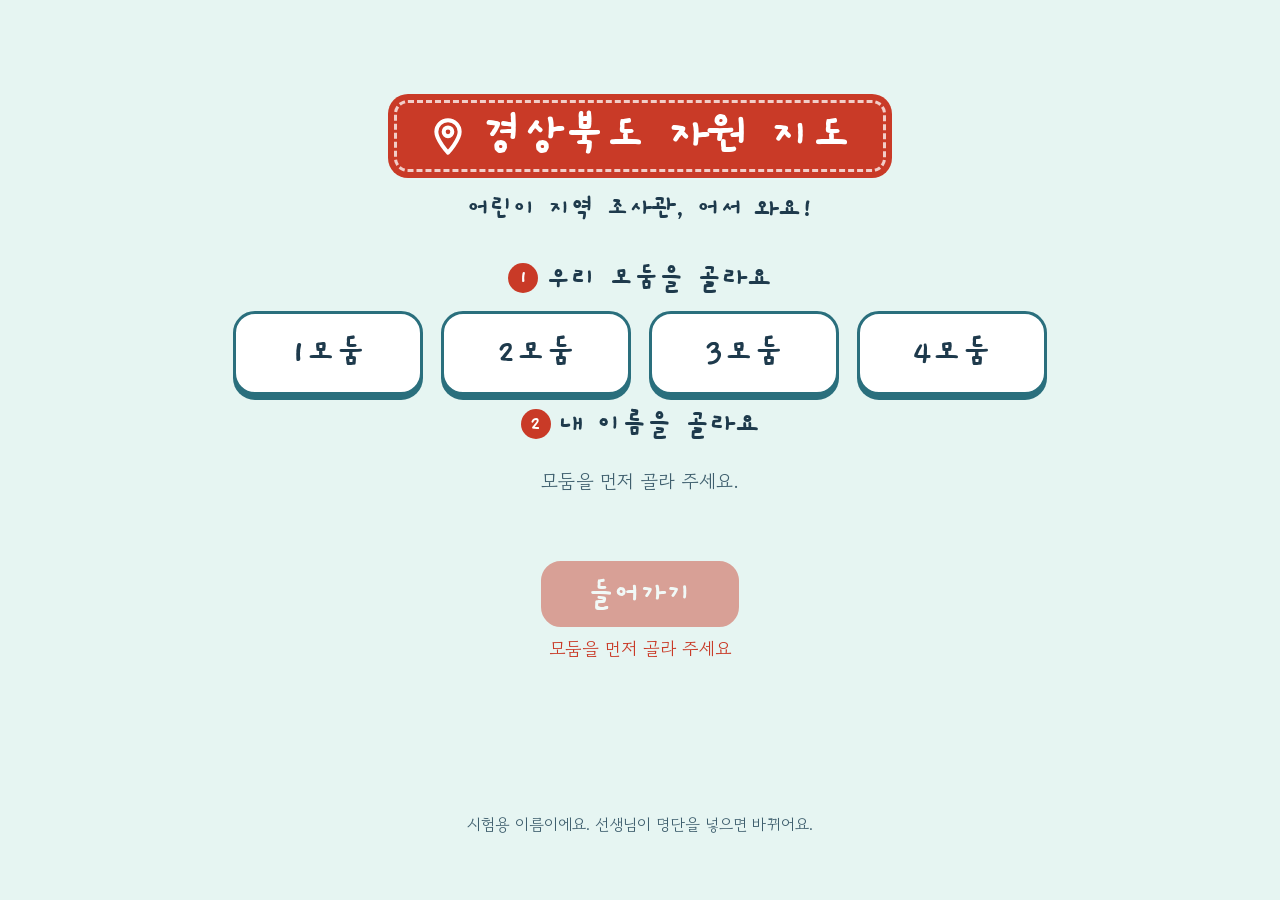
<file: index.html>
<!doctype html>
<html lang="ko">
<head>
<meta charset="utf-8">
<meta name="viewport" content="width=device-width, initial-scale=1, maximum-scale=1, user-scalable=no, interactive-widget=resizes-visual">
<meta name="theme-color" content="#E6F5F2">
<title>경상북도 자원 지도</title>
<link rel="preconnect" href="https://fonts.googleapis.com">
<link rel="preconnect" href="https://fonts.gstatic.com" crossorigin>
<link rel="stylesheet" href="https://fonts.googleapis.com/css2?family=Gaegu:wght@400;700&family=Gowun+Dodum&display=swap">
<script>
/* ?view=1 로 열면 이 기기를 보기 모드로 바꾼다(끌 때는 기존처럼 길게 눌러 비밀번호) */
try{var u=new URL(location.href);if(u.searchParams.get('view')==='1'){localStorage.setItem('gb-view','1');u.searchParams.delete('view');history.replaceState(null,'',u.pathname+u.search+u.hash)}}catch(e){}
</script>
<link rel="stylesheet" href="css/app.css?v=57">
<link rel="stylesheet" href="css/screens.css?v=57">
<link rel="stylesheet" href="css/board.css?v=57">
</head>
<body>
<div id="stage" class="stage">
  <section id="enter" class="screen"></section>

  <section id="main" class="screen" hidden>
    <header class="top">
      <div class="logo"><svg width="30" height="30" viewBox="0 0 24 24" fill="none" stroke="#fff" stroke-width="2.4" stroke-linecap="round" stroke-linejoin="round" aria-hidden="true"><path d="M12 22 C12 22 5 14.5 5 9.5 A7 7 0 0 1 19 9.5 C19 14.5 12 22 12 22 Z"></path><circle cx="12" cy="9.5" r="2.6"></circle></svg><span>경상북도 자원 지도</span></div>
      <button type="button" id="who" class="who" data-act="who"></button>
      <nav id="tabs" class="tabs"></nav>
      <div id="sync" class="sync"><span class="dot"></span><span id="syncText">연결 중…</span></div>
    </header>

    <div id="view-map" class="view map-view">
      <div class="mapwrap">
        <div id="mapbox" class="mapbox"></div>
        <button type="button" id="arrowBtn" class="btn coral arrow-btn"></button>
        <div id="arrowBanner" class="arrow-banner" hidden></div>
      </div>
      <aside id="panel" class="panel"></aside>
    </div>
    <div id="view-plan" class="view" hidden></div>
    <div id="view-tag" class="view" hidden></div>
    <div id="view-chat" class="view" hidden></div>
  </section>

  <section id="teacher" class="screen" hidden></section>

  <div id="modal" class="modal" hidden></div>
  <div id="viewbadge" class="viewbadge">👀 보기 모드 · 둘러보기만 할 수 있어요</div>
  <div id="viewexit" class="viewexit" hidden><div class="sheet confirm"><p>보기 모드 끄기<br><small>선생님 암호 4자리</small></p>
    <div class="code-row"><input type="password" inputmode="numeric" maxlength="4" autocomplete="off" aria-label="암호"></div>
    <div class="confirm-acts"><button type="button" class="btn" data-vcancel>취소</button><button type="button" class="btn primary" data-voff>끄기</button></div></div></div>
  <div id="toast" class="toast" role="status" aria-live="polite" hidden></div>
</div>
<noscript>이 앱은 자바스크립트가 켜져 있어야 써요.</noscript>
<script type="module" src="js/app.js?v=60"></script>
</body>
</html>
</file>
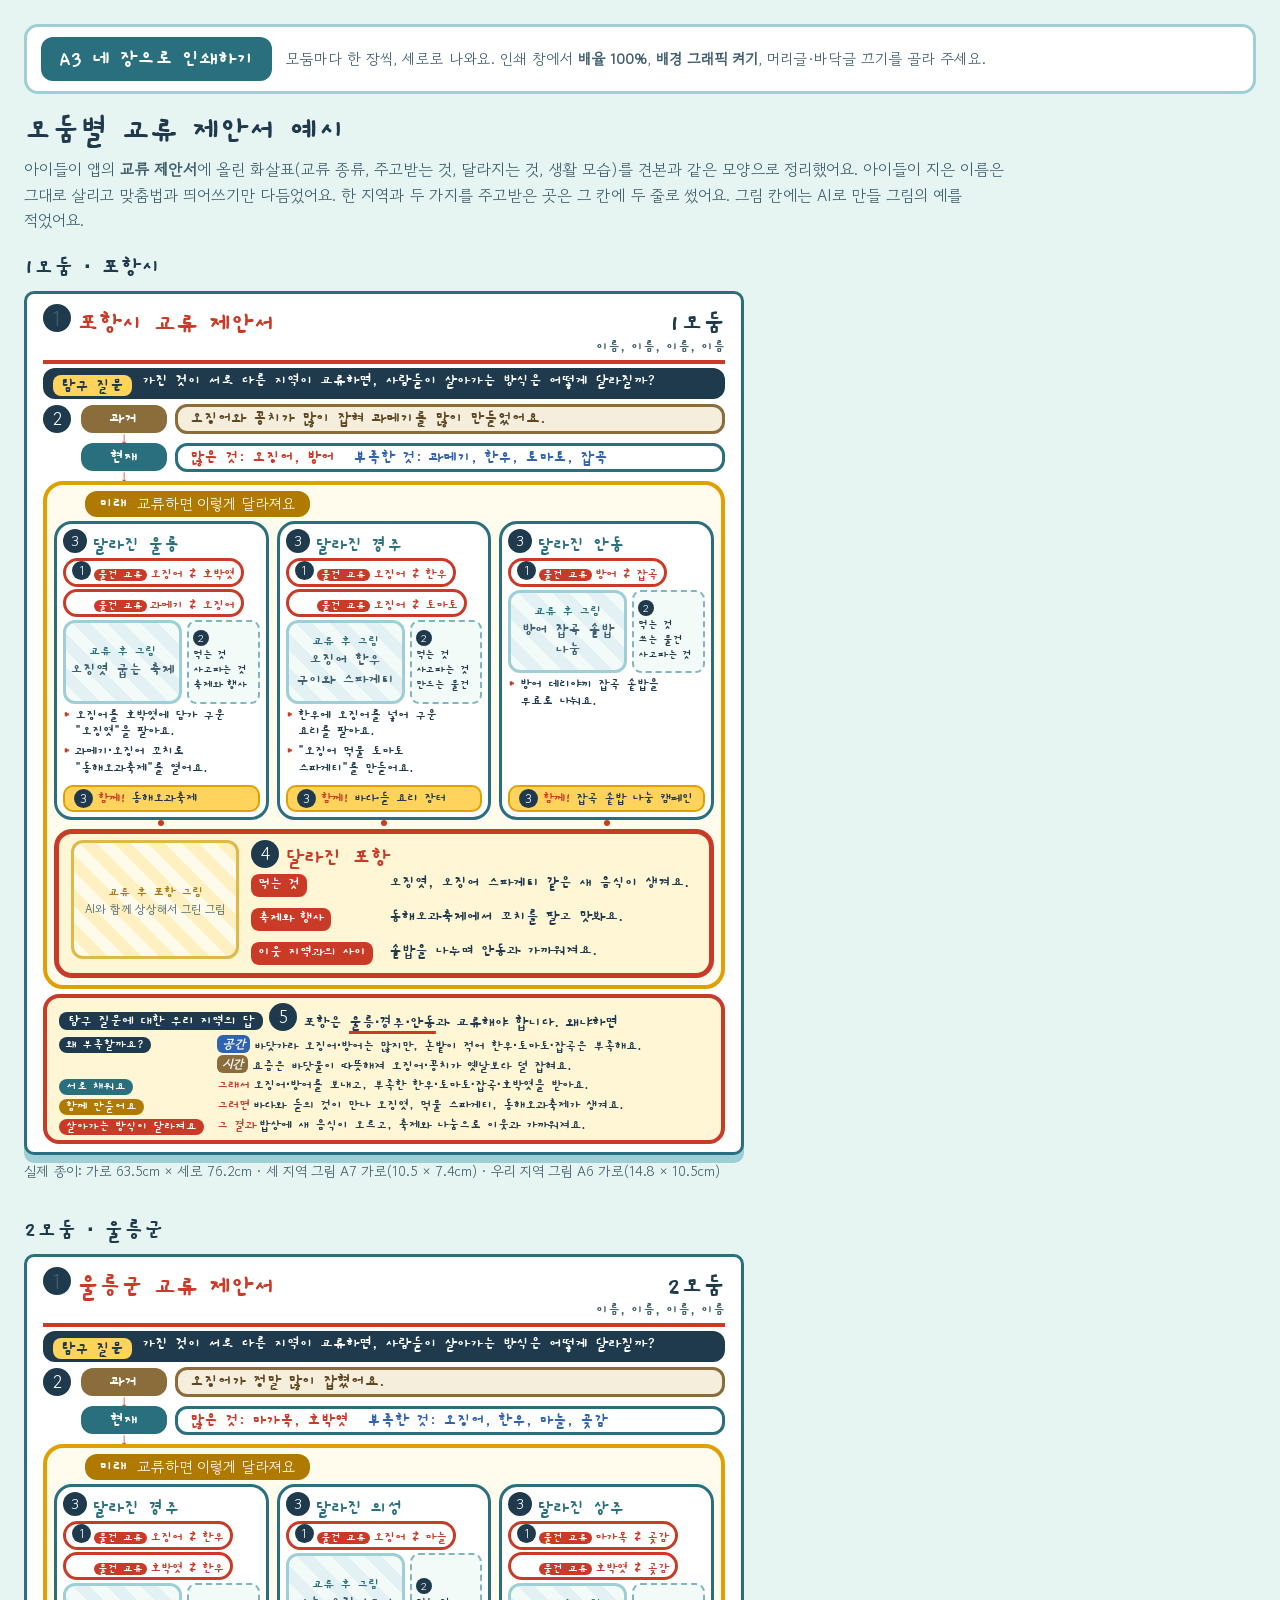
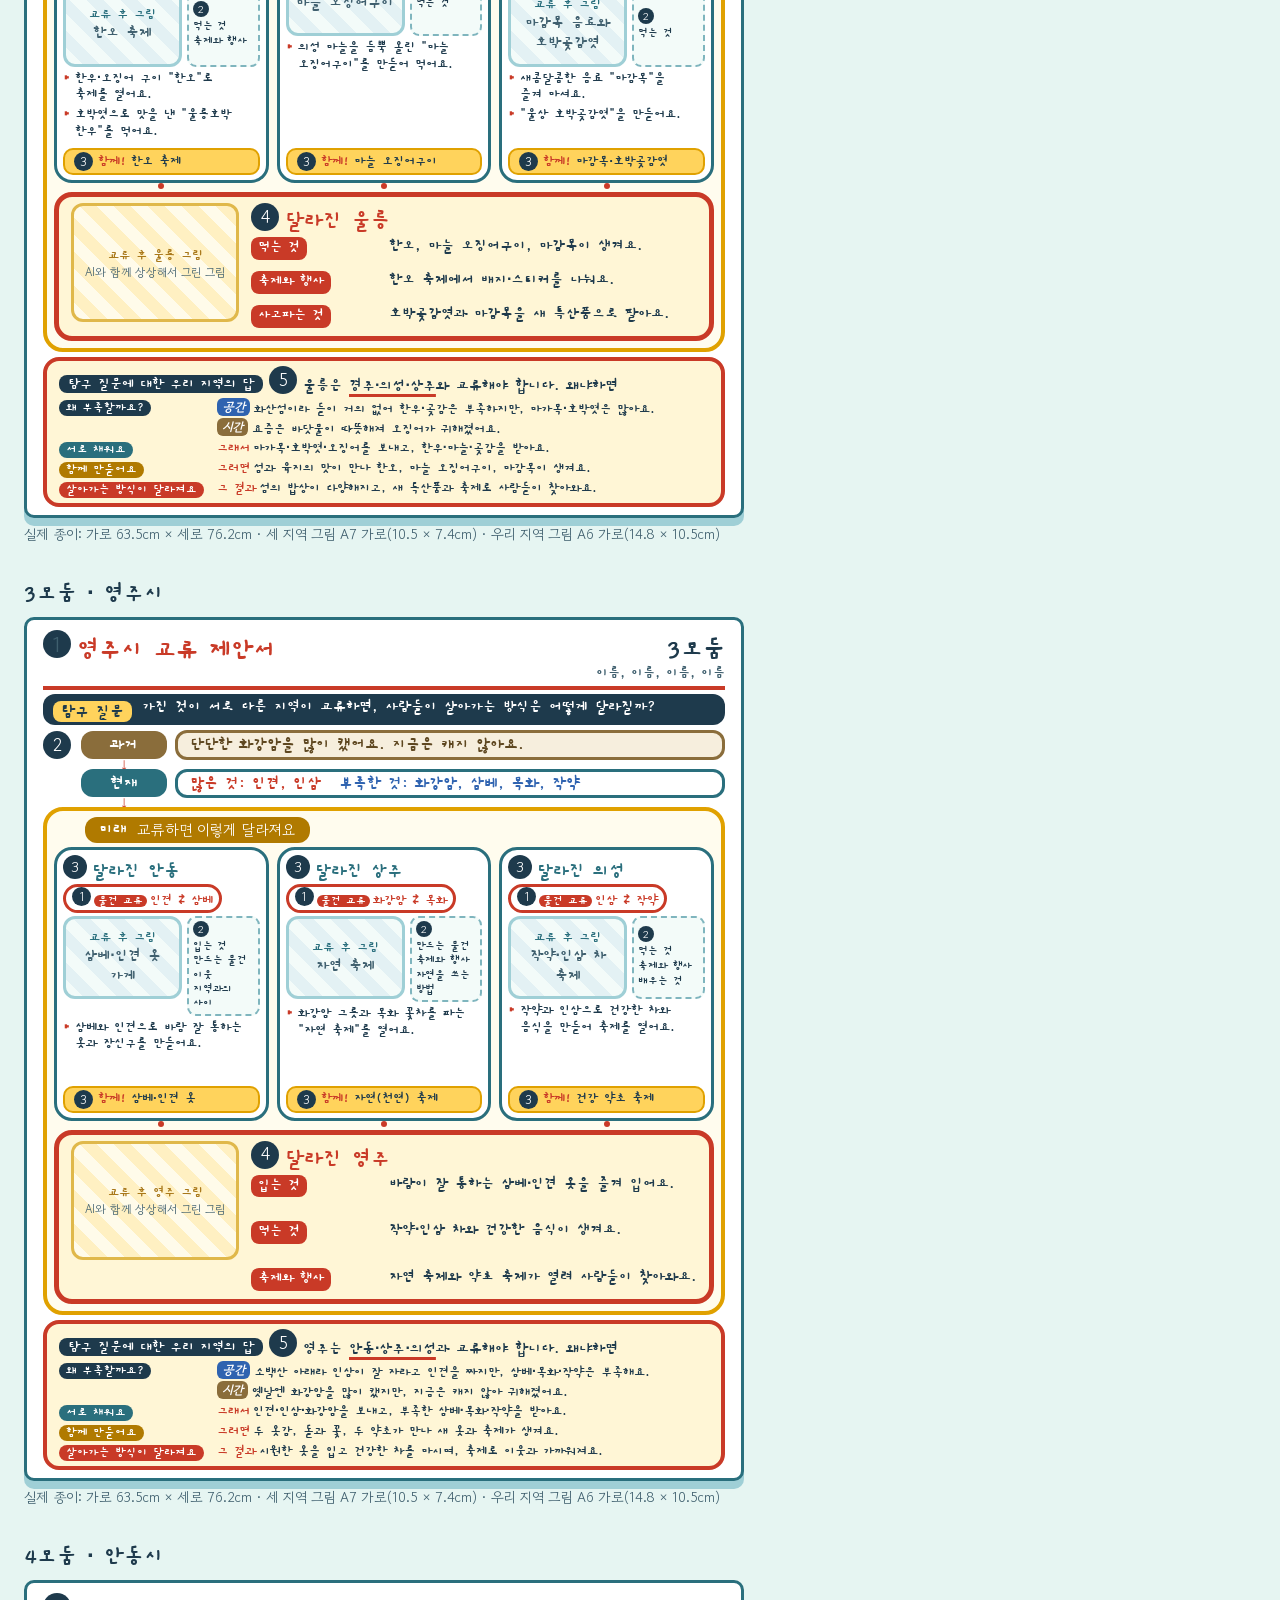
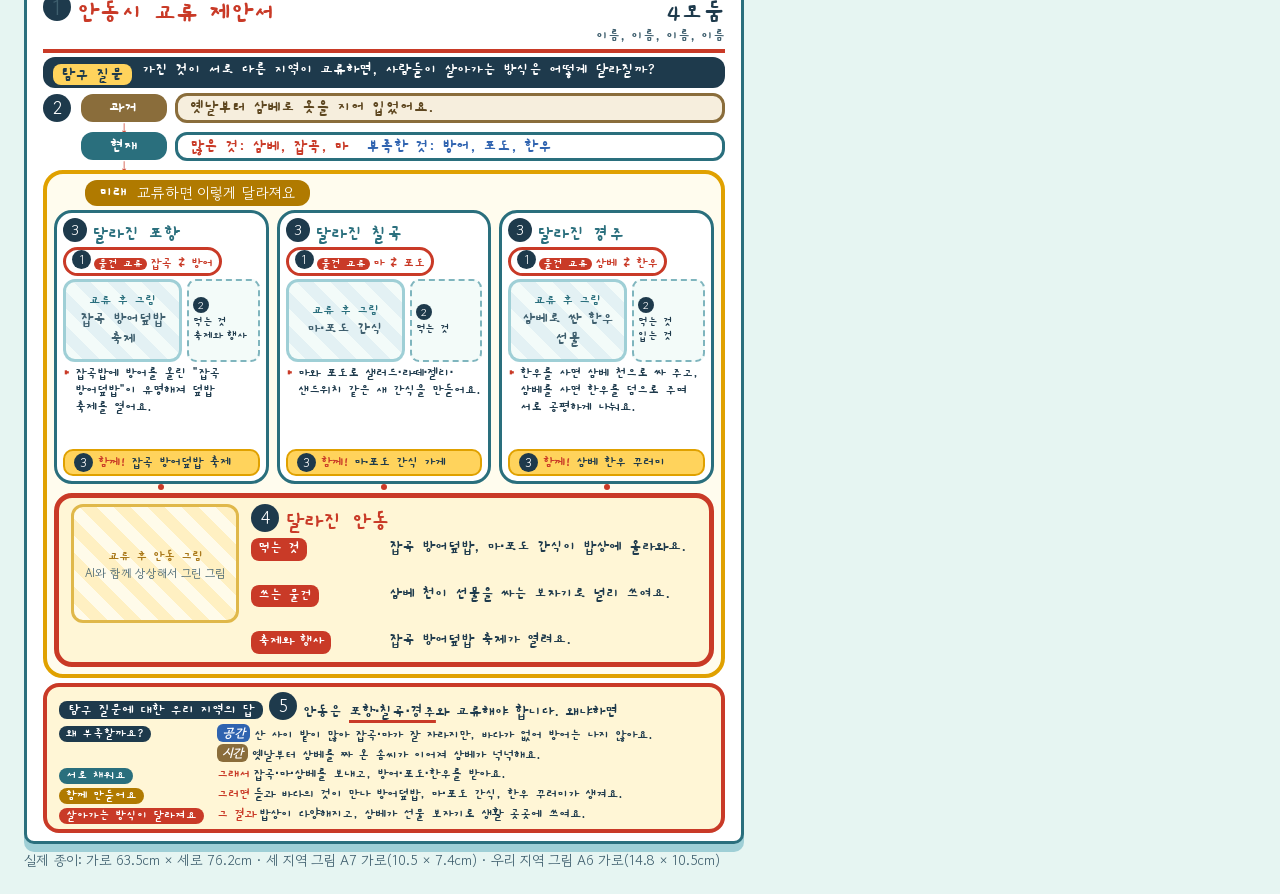
<file: docs/easel-groups.html>
<!doctype html>
<html lang="ko">
<head>
<meta charset="utf-8">
<meta name="viewport" content="width=device-width, initial-scale=1">
<title>모둠별 교류 제안서 예시</title>
<link rel="preconnect" href="https://fonts.googleapis.com">
<link rel="preconnect" href="https://fonts.gstatic.com" crossorigin>
<link rel="stylesheet" href="https://fonts.googleapis.com/css2?family=Gaegu:wght@400;700&family=Gowun+Dodum&display=swap">
<link rel="stylesheet" href="easel.css">
<style>
  /* 모둠별 예시: 견본(easel-sample.html)과 같은 종이·배치. 한 지역과 두 가지를 주고받으면 그 칸에 두 줄로 씁니다. */
  .groups { display: flex; flex-wrap: wrap; gap: 34px; align-items: flex-start; }
  .gx .node:not(.hub) { grid-template-rows: auto auto auto 1fr auto; }
  .gx .node:not(.hub) .swaps { grid-column: 1 / 3; display: grid; gap: 3px; justify-items: start; }
  .gx .node:not(.hub) .swap { font-size: 14px; }
  .gx .node:not(.hub) .swap i { font-size: 11.5px; }
  .gx .node:not(.hub) .pic { grid-column: 1; grid-row: 3; font-size: 13px; line-height: 1.25; padding: 4px; color: var(--mute); }
  .gx .node:not(.hub) .pic b { display: block; font-size: 14px; color: var(--teal); }
  /* ② 달라지는 것: 그림 옆에 여러 개 */
  .gx .ways { grid-column: 2; grid-row: 3; align-self: stretch; display: flex; flex-direction: column; justify-content: center; align-items: flex-start; gap: 3px; padding: 3px 4px; border: 2px dashed #7FB5BE; border-radius: 9px; background: #F3FBF9; }
  .gx .ways::before { content: "2"; display: inline-flex; align-items: center; justify-content: center; width: 19px; height: 19px; border-radius: 50%; background: var(--ink); color: #fff; font-family: 'Gowun Dodum', sans-serif; font-weight: 400; font-size: 12.5px; }
  .gx .ways span { font-size: 13.5px; line-height: 1.15; }
  /* 생활 모습: 두 가지면 두 줄 */
  .gx .lines { grid-column: 1 / 3; grid-row: 4; margin: 0; padding: 0; list-style: none; display: grid; gap: 3px; align-content: start; }
  .gx .lines li { position: relative; padding-left: 12px; font-size: 14.5px; line-height: 1.25; text-wrap: pretty; }
  .gx .lines li::before { content: "▸"; position: absolute; left: 0; color: var(--coral-d); }
  .gx .node:not(.hub) .plus { grid-row: 5; font-size: 13.5px; }
  .gx .hub .pic { font-size: 14px; color: #A9781A; padding: 6px; text-align: center; }
  .gx .chg li { font-size: 16px; }
  .gx .claim li { font-size: 15.5px; }
  .gx .papersize { text-align: left; }
  /* 촘촘하게: 주고받는 줄은 첫 줄에만 번호, ② 상자는 그림 높이 안에 */
  .gx .node:not(.hub) h3 { font-size: 18.5px; }
  .gx .node:not(.hub) .swap { padding: 0 6px; font-size: 13.5px; line-height: 1.3; }
  .gx .node:not(.hub) .swap + .swap::before { visibility: hidden; }
  .gx .ways { flex-direction: row; flex-wrap: wrap; align-content: center; justify-content: flex-start; gap: 2px 5px; padding: 3px 4px; max-height: 100%; overflow: hidden; }
  .gx .ways::before { width: 16px; height: 16px; font-size: 11px; flex-basis: 100%; max-width: 16px; margin-bottom: 1px; }
  .gx .ways span { font-size: 12.5px; line-height: 1.15; }
  .gx .lines li { font-size: 14px; }
  /* 두 가지를 주고받는 모둠도 종이 안에 들어가게 간격을 조금씩 좁힘 */
  .gx .pad .tl { gap: 9px; }
  .gx .pad .web { grid-template-rows: auto 9px auto; }
  .gx .pad .node:not(.hub) { row-gap: 3px; padding: 5px 6px; }
  .gx .node:not(.hub) h3 { line-height: 1.05; }
  .gx .node:not(.hub) .swap { line-height: 1.2; }
  .gx .node:not(.hub) .swaps { gap: 2px; }
  .gx .lines li { line-height: 1.2; }
  .gx .pad .claim { margin-top: 5px; }
  /* 달라진 우리 지역: 제목을 그림 옆 글 위로 올려 한 줄 아낌 */
  .gx .pad .hub { grid-template-rows: auto 1fr; row-gap: 3px; }
  .gx .pad .hub h3 { grid-column: 2; grid-row: 1; }
  .gx .pad .hub .pic { grid-column: 1; grid-row: 1 / 3; }
  .gx .pad .hub .chg { grid-column: 2; grid-row: 2; }
  .gx .pad .title b { font-size: 27px; }
  .gx .pad .keyq { font-size: 16px; padding: 3px 10px; }
  .gx .pad .trow .tk, .gx .pad .tc { min-height: 28px; font-size: 17px; }
  /* ② 상자: 한 줄에 하나씩, 낱말 중간에서 꺾이지 않게 */
  .gx .ways { flex-direction: column; flex-wrap: nowrap; align-items: flex-start; justify-content: center; gap: 1px; padding: 3px 2px 3px 4px; }
  .gx .ways::before { flex: none; flex-basis: auto; height: 16px; margin-bottom: 2px; }
  .gx .ways span { font-size: 12px; line-height: 1.15; word-break: keep-all; letter-spacing: -0.2px; }
  .gx .ways span::before { content: none; }
  .gx .ways span { white-space: nowrap; } /* 짧은 것은 한 줄로, 긴 것(이웃 지역과의 사이 등)만 줄바꿈 */
  .gx .ways span.long { white-space: normal; }
  /* 달라진 우리 지역: 이름표 칸을 넉넉히(가장 긴 '이웃 지역과의 사이'에 맞춤) */
  .gx .chg li { grid-template-columns: 130px 1fr; }
  .gnote { max-width: 980px; margin: 0 0 18px; font-size: 16px; line-height: 1.6; color: var(--mute); }
  /* 인쇄: 모둠마다 A3 세로 한 장 */
  html.pr .gx-sheet { box-sizing: border-box; width: 297mm; height: 419mm; padding: 9mm; overflow: hidden; break-after: page; break-inside: avoid; page: port; display: flex; align-items: center; justify-content: center; }
  html.pr .gx-sheet:last-child { break-after: auto; }
  html.pr .gx-sheet .fit { width: 720px; }
  html.pr .groups { display: block; }
  html.pr .gnote, html.pr h1 { display: none; }
  @media screen { html.pr.preview, html.pr.preview body { background: #888; } html.pr.preview .gx-sheet { background: #fff; margin: 12px auto; } }
</style>
</head>
<body>
<div class="printbar"><button type="button" id="printBtn">A3 네 장으로 인쇄하기</button><span>모둠마다 한 장씩, 세로로 나와요. 인쇄 창에서 <b>배율 100%</b>, <b>배경 그래픽 켜기</b>, 머리글·바닥글 끄기를 골라 주세요.</span></div>
<h1>모둠별 교류 제안서 예시</h1>
<p class="gnote">아이들이 앱의 <b>교류 제안서</b>에 올린 화살표(교류 종류, 주고받는 것, 달라지는 것, 생활 모습)를 견본과 같은 모양으로 정리했어요. 아이들이 지은 이름은 그대로 살리고 맞춤법과 띄어쓰기만 다듬었어요. 한 지역과 두 가지를 주고받은 곳은 그 칸에 두 줄로 썼어요. 그림 칸에는 AI로 만들 그림의 예를 적었어요.</p>
<div class="groups" id="groups"></div>
<script>
  const KQ = '가진 것이 서로 다른 지역이 교류하면, 사람들이 살아가는 방식은 어떻게 달라질까?';
  // 지역 칸: swaps [교류 종류, 우리 것 ⇄ 받는 것], ways 달라지는 것, lines 생활 모습(주고받는 것마다 한 줄), pic AI 그림 예, plus 함께 만드는 것
  const GROUPS = [
    { g: '1모둠', place: '포항시', short: '포항',
      past: '오징어와 꽁치가 많이 잡혀 과메기를 많이 만들었어요.',
      many: '오징어, 방어', few: '과메기, 한우, 토마토, 잡곡',
      nodes: [
        { name: '울릉', swaps: [['물건 교류', '오징어 ⇄ 호박엿'], ['물건 교류', '과메기 ⇄ 오징어']], ways: ['먹는 것', '사고파는 것', '축제와 행사'],
          lines: ['오징어를 호박엿에 담가 구운 "오징엿"을 팔아요.', '과메기·오징어 꼬치로 "동해오과축제"를 열어요.'],
          pic: '오징엿 굽는 축제', plus: '동해오과축제' },
        { name: '경주', swaps: [['물건 교류', '오징어 ⇄ 한우'], ['물건 교류', '오징어 ⇄ 토마토']], ways: ['먹는 것', '사고파는 것', '만드는 물건'],
          lines: ['한우에 오징어를 넣어 구운 요리를 팔아요.', '"오징어 먹물 토마토 스파게티"를 만들어요.'],
          pic: '오징어 한우 구이와 스파게티', plus: '바다·들 요리 장터' },
        { name: '안동', swaps: [['물건 교류', '방어 ⇄ 잡곡']], ways: ['먹는 것', '쓰는 물건', '사고파는 것'],
          lines: ['방어 데리야끼 잡곡 솥밥을 무료로 나눠요.'],
          pic: '방어 잡곡 솥밥 나눔', plus: '잡곡 솥밥 나눔 캠페인' },
      ],
      chg: [['먹는 것', '오징엿, 오징어 스파게티 같은 새 음식이 생겨요.'], ['축제와 행사', '동해오과축제에서 꼬치를 팔고 맛봐요.'], ['이웃 지역과의 사이', '솥밥을 나누며 안동과 가까워져요.']],
      claim: { with: '울릉·경주·안동',
        sp: '바닷가라 오징어·방어는 많지만, 논밭이 적어 한우·토마토·잡곡은 부족해요.',
        tm: '요즘은 바닷물이 따뜻해져 오징어·꽁치가 옛날보다 덜 잡혀요.',
        fill: '오징어·방어를 보내고, 부족한 한우·토마토·잡곡·호박엿을 받아요.',
        make: '바다와 들의 것이 만나 오징엿, 먹물 스파게티, 동해오과축제가 생겨요.',
        life: '밥상에 새 음식이 오르고, 축제와 나눔으로 이웃과 가까워져요.' } },
    { g: '2모둠', place: '울릉군', short: '울릉',
      past: '오징어가 정말 많이 잡혔어요.',
      many: '마가목, 호박엿', few: '오징어, 한우, 마늘, 곶감',
      nodes: [
        { name: '경주', swaps: [['물건 교류', '오징어 ⇄ 한우'], ['물건 교류', '호박엿 ⇄ 한우']], ways: ['먹는 것', '축제와 행사'],
          lines: ['한우·오징어 구이 "한오"로 축제를 열어요.', '호박엿으로 맛을 낸 "울릉호박 한우"를 먹어요.'],
          pic: '한오 축제', plus: '한오 축제' },
        { name: '의성', swaps: [['물건 교류', '오징어 ⇄ 마늘']], ways: ['먹는 것'],
          lines: ['의성 마늘을 듬뿍 올린 "마늘 오징어구이"를 만들어 먹어요.'],
          pic: '마늘 오징어구이', plus: '마늘 오징어구이' },
        { name: '상주', swaps: [['물건 교류', '마가목 ⇄ 곶감'], ['물건 교류', '호박엿 ⇄ 곶감']], ways: ['먹는 것'],
          lines: ['새콤달콤한 음료 "마감목"을 즐겨 마셔요.', '"울상 호박곶감엿"을 만들어요.'],
          pic: '마감목 음료와 호박곶감엿', plus: '마감목·호박곶감엿' },
      ],
      chg: [['먹는 것', '한오, 마늘 오징어구이, 마감목이 생겨요.'], ['축제와 행사', '한오 축제에서 배지·스티커를 나눠요.'], ['사고파는 것', '호박곶감엿과 마감목을 새 특산품으로 팔아요.']],
      claim: { with: '경주·의성·상주',
        sp: '화산섬이라 들이 거의 없어 한우·곶감은 부족하지만, 마가목·호박엿은 많아요.',
        tm: '요즘은 바닷물이 따뜻해져 오징어가 귀해졌어요.',
        fill: '마가목·호박엿·오징어를 보내고, 한우·마늘·곶감을 받아요.',
        make: '섬과 육지의 맛이 만나 한오, 마늘 오징어구이, 마감목이 생겨요.',
        life: '섬의 밥상이 다양해지고, 새 특산품과 축제로 사람들이 찾아와요.' } },
    { g: '3모둠', place: '영주시', short: '영주',
      past: '단단한 화강암을 많이 캤어요. 지금은 캐지 않아요.',
      many: '인견, 인삼', few: '화강암, 삼베, 목화, 작약',
      nodes: [
        { name: '안동', swaps: [['물건 교류', '인견 ⇄ 삼베']], ways: ['입는 것', '만드는 물건', '이웃 지역과의 사이'],
          lines: ['삼베와 인견으로 바람 잘 통하는 옷과 장신구를 만들어요.'],
          pic: '삼베·인견 옷 가게', plus: '삼베·인견 옷' },
        { name: '상주', swaps: [['물건 교류', '화강암 ⇄ 목화']], ways: ['만드는 물건', '축제와 행사', '자연을 쓰는 방법'],
          lines: ['화강암 그릇과 목화 꽃차를 파는 "자연 축제"를 열어요.'],
          pic: '자연 축제', plus: '자연(천연) 축제' },
        { name: '의성', swaps: [['물건 교류', '인삼 ⇄ 작약']], ways: ['먹는 것', '축제와 행사', '배우는 것'],
          lines: ['작약과 인삼으로 건강한 차와 음식을 만들어 축제를 열어요.'],
          pic: '작약·인삼 차 축제', plus: '건강 약초 축제' },
      ],
      chg: [['입는 것', '바람이 잘 통하는 삼베·인견 옷을 즐겨 입어요.'], ['먹는 것', '작약·인삼 차와 건강한 음식이 생겨요.'], ['축제와 행사', '자연 축제와 약초 축제가 열려 사람들이 찾아와요.']],
      claim: { with: '안동·상주·의성',
        sp: '소백산 아래라 인삼이 잘 자라고 인견을 짜지만, 삼베·목화·작약은 부족해요.',
        tm: '옛날엔 화강암을 많이 캤지만, 지금은 캐지 않아 귀해졌어요.',
        fill: '인견·인삼·화강암을 보내고, 부족한 삼베·목화·작약을 받아요.',
        make: '두 옷감, 돌과 꽃, 두 약초가 만나 새 옷과 축제가 생겨요.',
        life: '시원한 옷을 입고 건강한 차를 마시며, 축제로 이웃과 가까워져요.' } },
    { g: '4모둠', place: '안동시', short: '안동',
      past: '옛날부터 삼베로 옷을 지어 입었어요.',
      many: '삼베, 잡곡, 마', few: '방어, 포도, 한우',
      nodes: [
        { name: '포항', swaps: [['물건 교류', '잡곡 ⇄ 방어']], ways: ['먹는 것', '축제와 행사'],
          lines: ['잡곡밥에 방어를 올린 "잡곡 방어덮밥"이 유명해져 덮밥 축제를 열어요.'],
          pic: '잡곡 방어덮밥 축제', plus: '잡곡 방어덮밥 축제' },
        { name: '칠곡', swaps: [['물건 교류', '마 ⇄ 포도']], ways: ['먹는 것'],
          lines: ['마와 포도로 샐러드·라떼·젤리·샌드위치 같은 새 간식을 만들어요.'],
          pic: '마·포도 간식', plus: '마·포도 간식 가게' },
        { name: '경주', swaps: [['물건 교류', '삼베 ⇄ 한우']], ways: ['먹는 것', '입는 것'],
          lines: ['한우를 사면 삼베 천으로 싸 주고, 삼베를 사면 한우를 덤으로 주며 서로 공평하게 나눠요.'],
          pic: '삼베로 싼 한우 선물', plus: '삼베 한우 꾸러미' },
      ],
      chg: [['먹는 것', '잡곡 방어덮밥, 마·포도 간식이 밥상에 올라와요.'], ['쓰는 물건', '삼베 천이 선물을 싸는 보자기로 널리 쓰여요.'], ['축제와 행사', '잡곡 방어덮밥 축제가 열려요.']],
      claim: { with: '포항·칠곡·경주',
        sp: '산 사이 밭이 많아 잡곡·마가 잘 자라지만, 바다가 없어 방어는 나지 않아요.',
        tm: '옛날부터 삼베를 짜 온 솜씨가 이어져 삼베가 넉넉해요.',
        fill: '잡곡·마·삼베를 보내고, 방어·포도·한우를 받아요.',
        make: '들과 바다의 것이 만나 방어덮밥, 마·포도 간식, 한우 꾸러미가 생겨요.',
        life: '밥상이 다양해지고, 삼베가 선물 보자기로 생활 곳곳에 쓰여요.' } },
  ];
  // 받침이 있으면 앞의 말, 없으면 뒤의 말(은/는, 과/와)
  const jo = (w, a, b) => { const c = w.charCodeAt(w.length - 1); return c >= 0xAC00 && c <= 0xD7A3 && (c - 0xAC00) % 28 ? a : b; };
  const e = (s) => String(s).replace(/[&<>"]/g, (c) => ({ '&': '&amp;', '<': '&lt;', '>': '&gt;', '"': '&quot;' }[c]));
  const node = (n, cls, first) => `<div class="node ${cls}">
      <h3><span class="cn">3</span>달라진 ${e(n.name)}</h3>
      <div class="swaps">${n.swaps.map(([k, s]) => `<span class="swap"><i>${e(k)}</i>${e(s)}</span>`).join('')}</div>
      <div class="pic"><b>교류 후 그림</b>${e(n.pic)}</div>
      <div class="ways">${n.ways.map((w) => `<span${w.length > 6 ? ' class="long"' : ''}>${e(w)}</span>`).join('')}</div>
      <ul class="lines">${n.lines.map((l) => `<li>${e(l)}</li>`).join('')}</ul>
      <span class="plus">${e(n.plus)}</span>
    </div>`;
  const pad = (d) => `<div class="pad">
      <div class="title"><b><span class="cn">1</span>${e(d.place)} 교류 제안서</b><span class="who2"><b>${e(d.g)}</b>이름, 이름, 이름, 이름</span></div>
      <div class="keyq"><span>탐구 질문</span><p>${KQ}</p></div>
      <div class="tl">
        <div class="trow"><span class="cn">2</span><span class="tk past">과거</span><div class="tc">${e(d.past)}</div></div>
        <div class="trow"><span class="tk now">현재</span><div class="tc"><span class="many">많은 것: ${e(d.many)}</span><span class="few">부족한 것: ${e(d.few)}</span></div></div>
        <div class="fut"><span class="tk future">미래 <small>교류하면 이렇게 달라져요</small></span>
          <div class="web">
            ${node(d.nodes[0], 'a')}${node(d.nodes[1], 'c')}${node(d.nodes[2], 'b')}
            <div class="lk l"></div><div class="lk r"></div><div class="lk v"></div>
            <div class="node hub">
              <h3><span class="cn">4</span>달라진 ${e(d.short)}</h3>
              <div class="pic">교류 후 ${e(d.short)} 그림<small>AI와 함께 상상해서 그린 그림</small></div>
              <ul class="chg">${d.chg.map(([k, s]) => `<li><b>${e(k)}</b><span>${e(s)}</span></li>`).join('')}</ul>
            </div>
          </div>
        </div>
      </div>
      <div class="claim chainbox"><span class="ans">탐구 질문에 대한 우리 지역의 답</span><span class="cn">5</span>${e(d.short)}${jo(d.short, '은', '는')} <u>${e(d.claim.with)}</u>${jo(d.claim.with, '과', '와')} 교류해야 합니다. 왜냐하면
        <ol class="chain">
          <li><b>왜 부족할까요?</b><span><i class="why-sp">공간</i>${e(d.claim.sp)}<br><i class="why-tm">시간</i>${e(d.claim.tm)}</span></li>
          <li><b>서로 채워요</b><span><em class="so">그래서</em>${e(d.claim.fill)}</span></li>
          <li><b>함께 만들어요</b><span><em class="so">그러면</em>${e(d.claim.make)}</span></li>
          <li><b>살아가는 방식이 달라져요</b><span><em class="so">그 결과</em>${e(d.claim.life)}</span></li>
        </ol></div>
    </div>`;
  document.getElementById('groups').innerHTML = GROUPS.map((d) => `<div class="gx-sheet gx"><div class="fit"><figure>
      <figcaption>${e(d.g)} · ${e(d.place)}</figcaption>${pad(d)}
      <div class="papersize">실제 종이: 가로 63.5cm × 세로 76.2cm · 세 지역 그림 A7 가로(10.5 × 7.4cm) · 우리 지역 그림 A6 가로(14.8 × 10.5cm)</div>
    </figure></div></div>`).join('');
</script>
<script>
  // 인쇄 직전에 틀을 켜고, 장마다 내용이 종이에 꼭 차도록 크기를 맞춥니다(easel-sample.html 과 같은 방식).
  (function () {
    const root = document.documentElement;
    function fit() {
      document.querySelectorAll('.gx-sheet').forEach((sh) => {
        const box = sh.querySelector('.fit');
        box.style.zoom = 1;
        const cs = getComputedStyle(sh);
        const W = sh.clientWidth - parseFloat(cs.paddingLeft) - parseFloat(cs.paddingRight);
        const H = sh.clientHeight - parseFloat(cs.paddingTop) - parseFloat(cs.paddingBottom);
        box.style.zoom = Math.min(W / box.offsetWidth, H / box.offsetHeight);
      });
    }
    function on() { root.classList.add('pr'); fit(); }
    function off() { if (!root.classList.contains('preview')) { root.classList.remove('pr'); document.querySelectorAll('.fit').forEach((b) => { b.style.zoom = ''; }); } }
    window.addEventListener('beforeprint', on);
    window.addEventListener('afterprint', off);
    document.getElementById('printBtn').addEventListener('click', () => { on(); window.print(); });
    if (/[?&]pr=1/.test(location.search)) {
      root.classList.add('preview');
      window.addEventListener('load', () => { (document.fonts ? document.fonts.ready : Promise.resolve()).then(on); });
    }
  })();
</script>
</body>
</html>
</file>
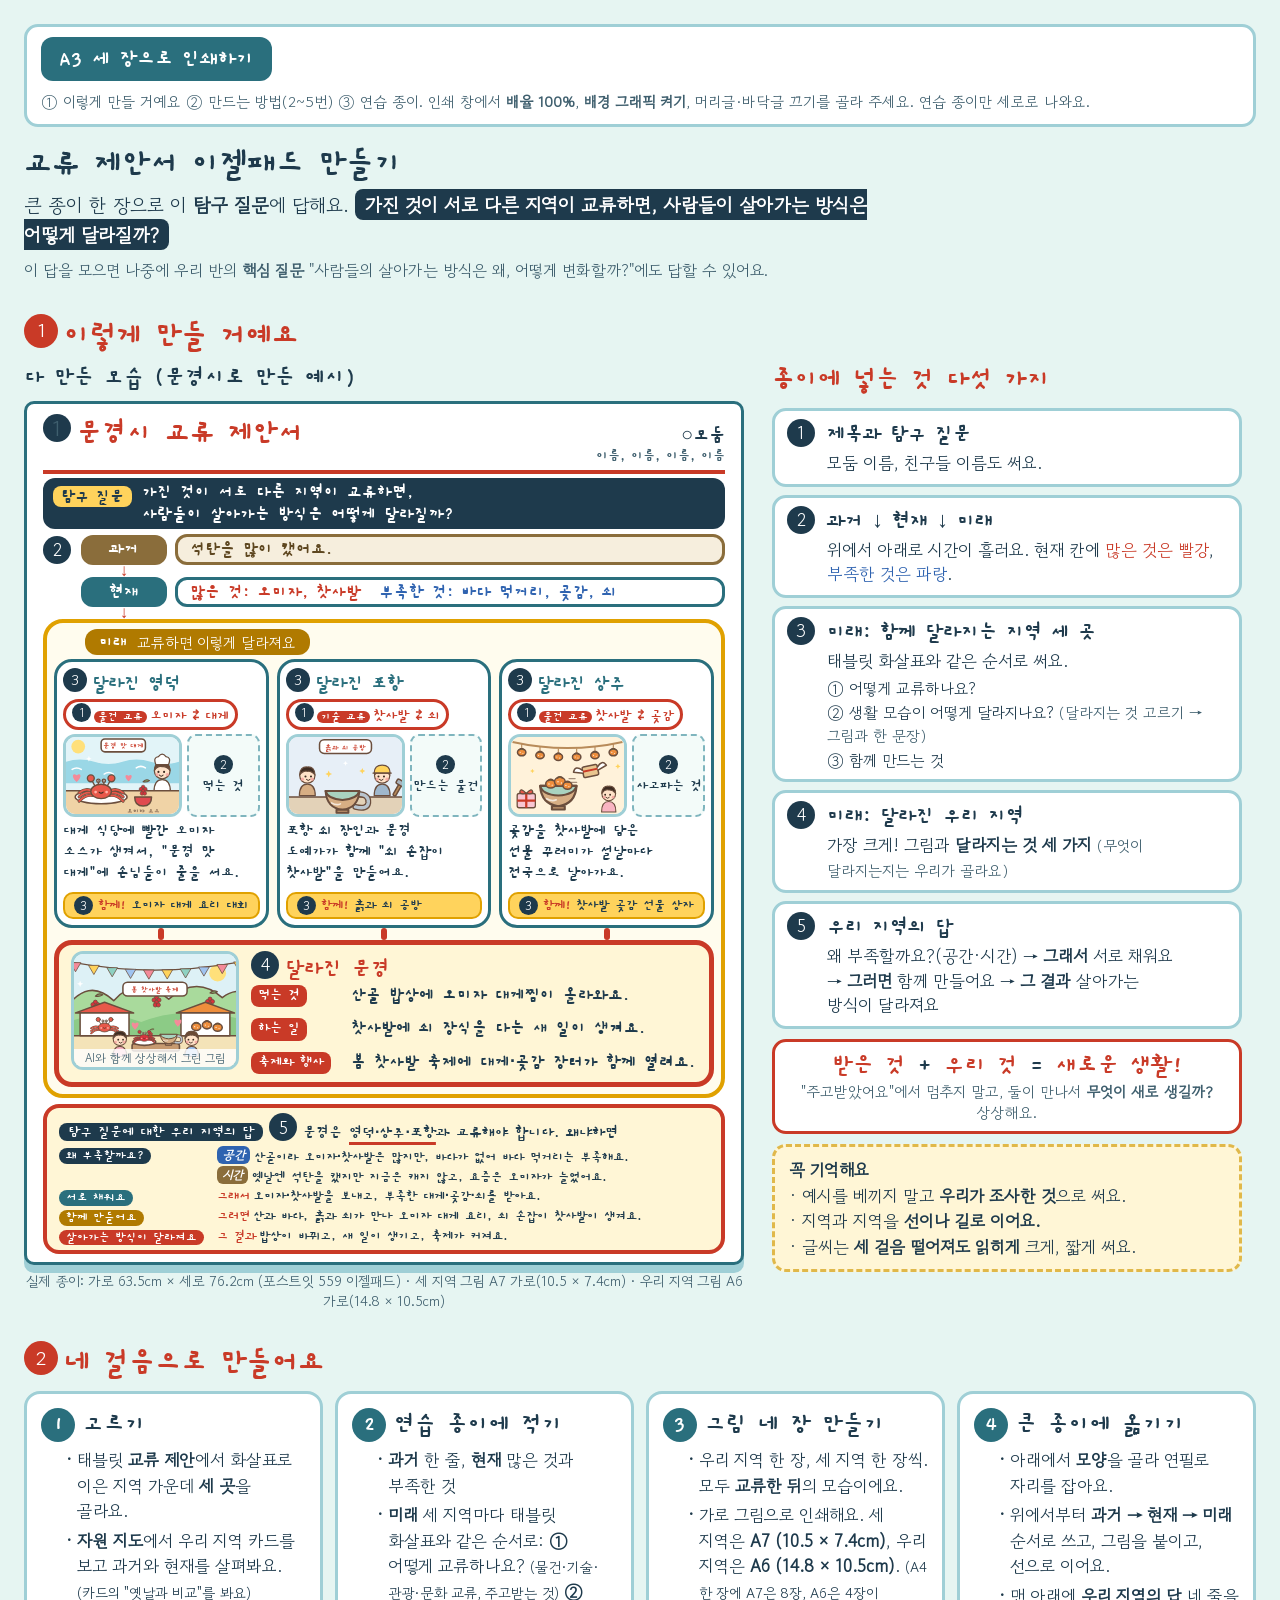
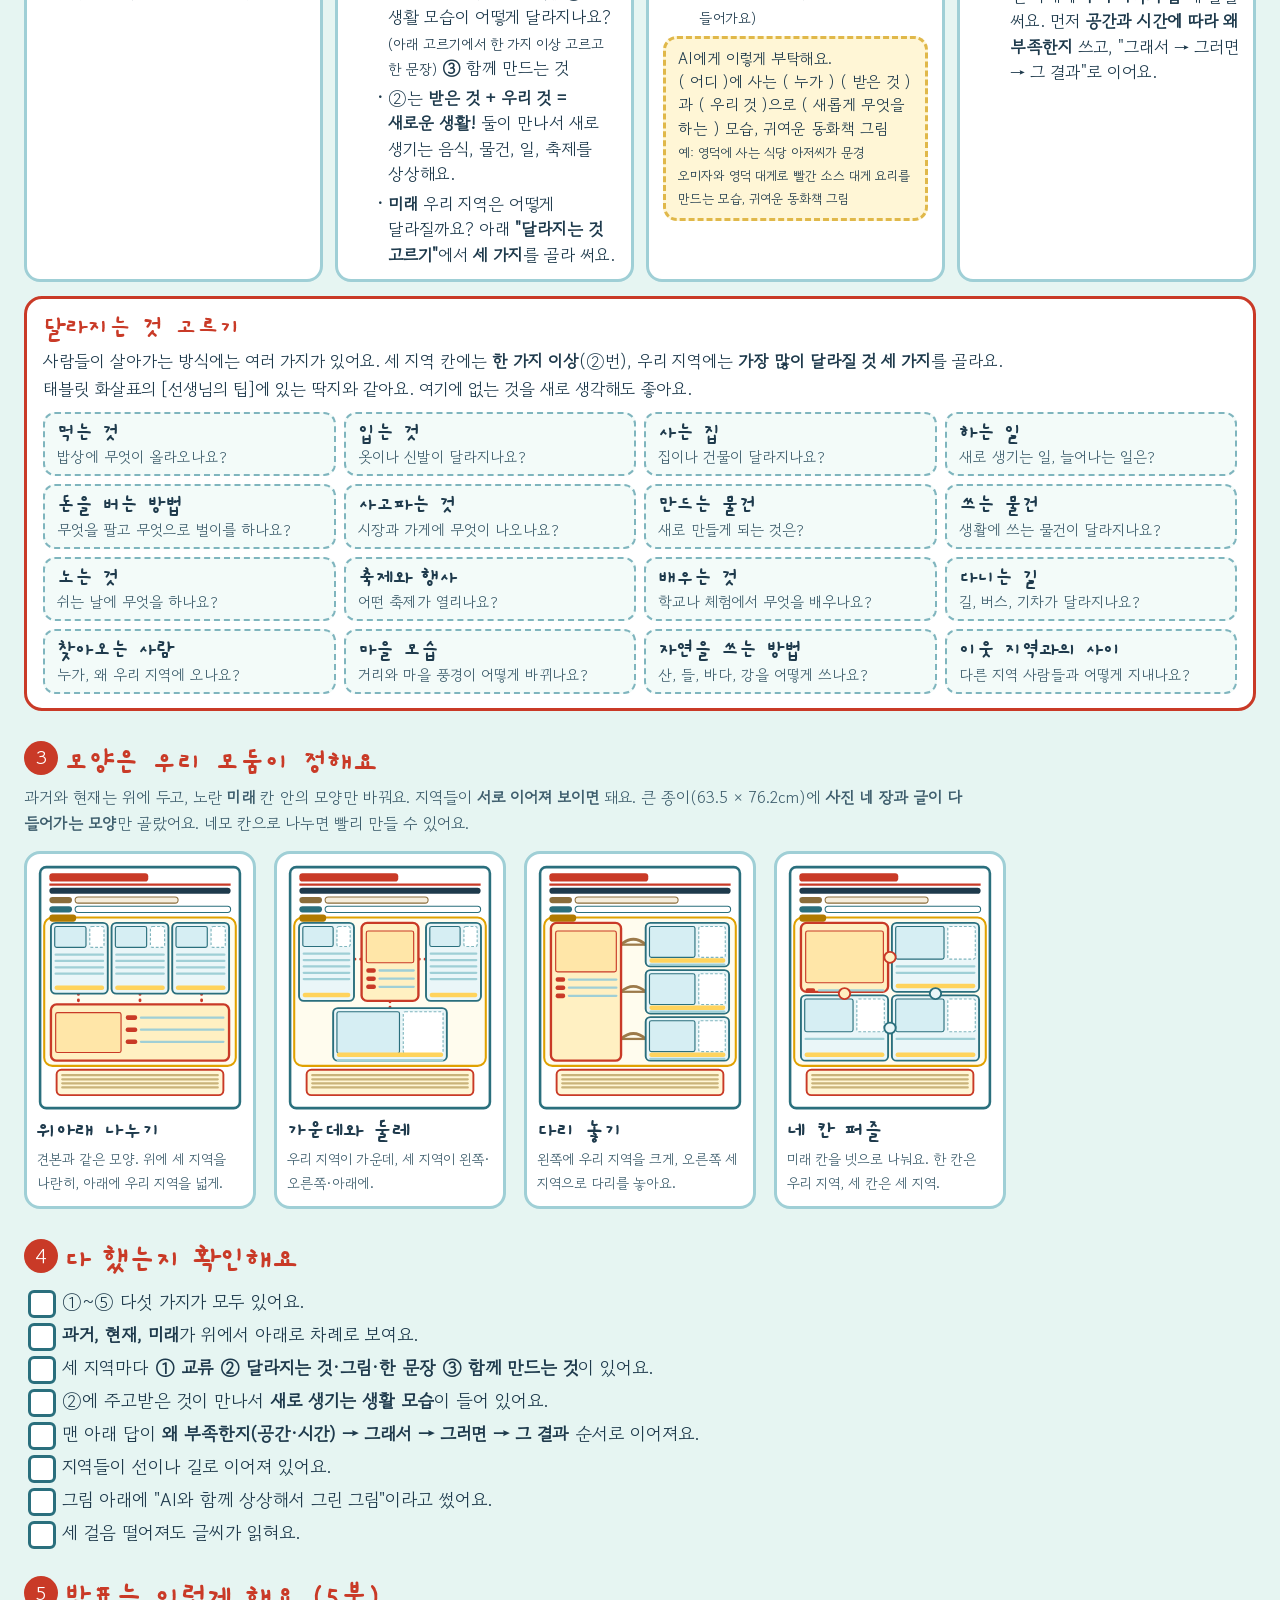
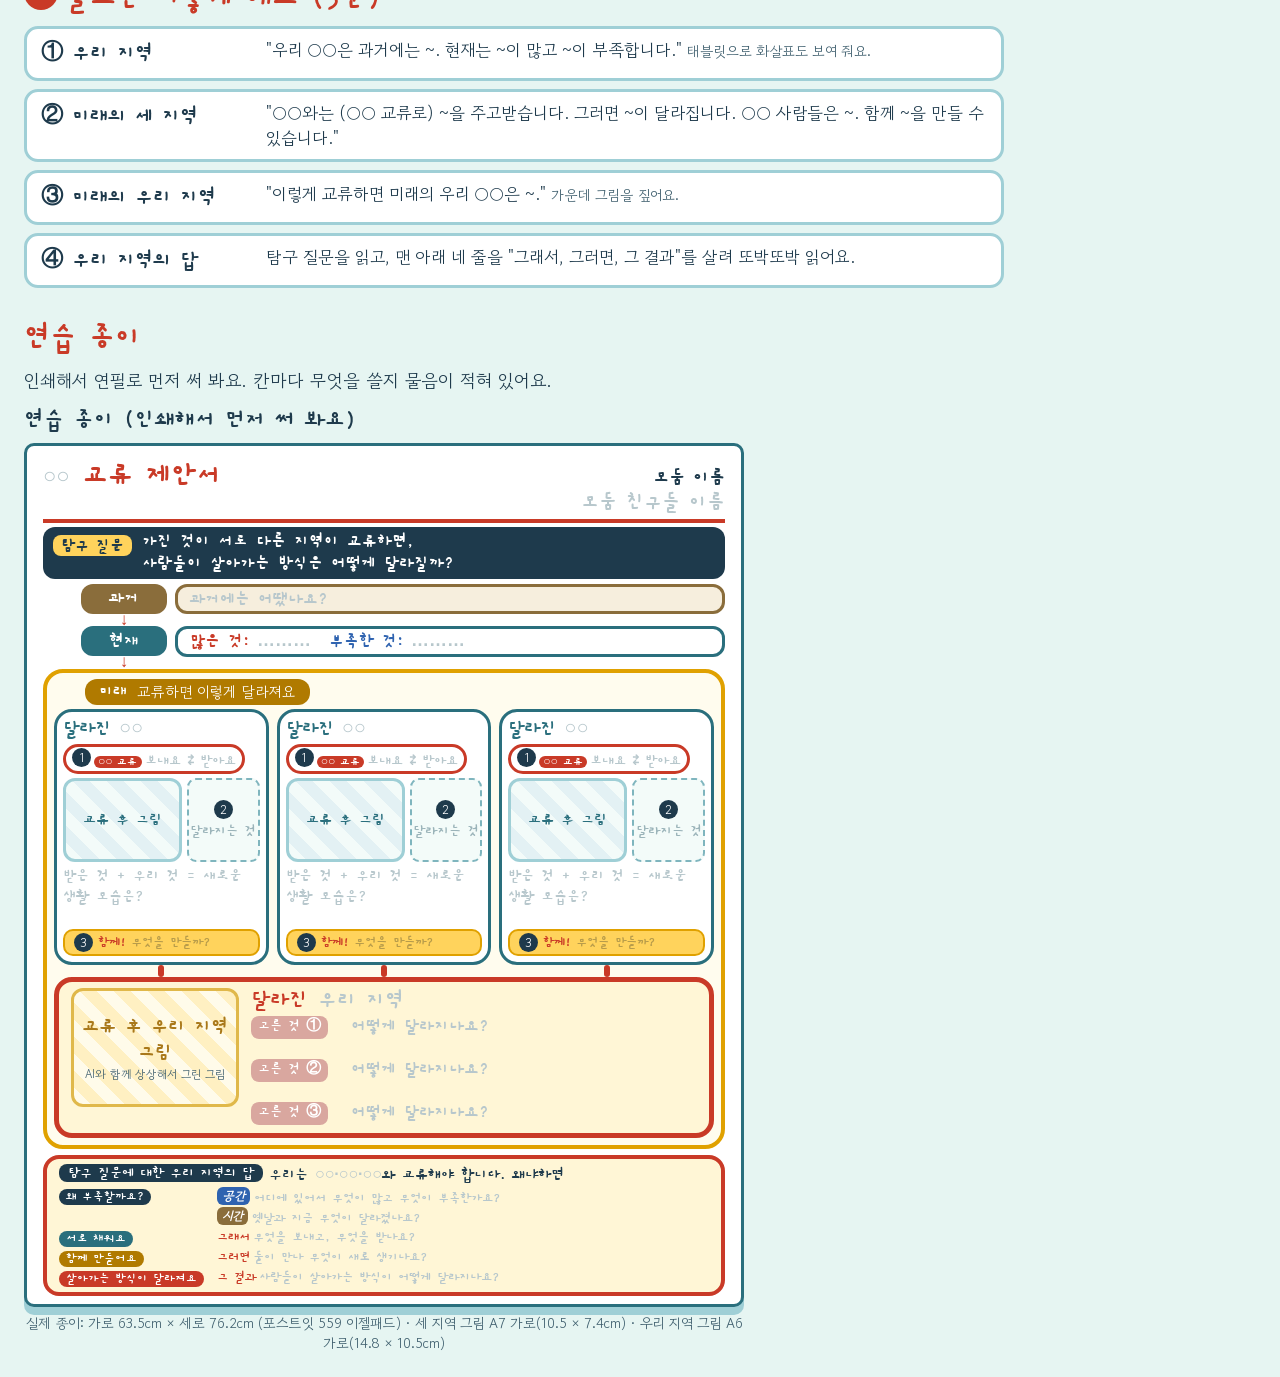
<file: docs/easel-sample.html>
<!doctype html>
<html lang="ko">
<head>
<meta charset="utf-8">
<meta name="viewport" content="width=device-width, initial-scale=1">
<title>교류 제안서 이젤패드 만들기</title>
<link rel="preconnect" href="https://fonts.googleapis.com">
<link rel="preconnect" href="https://fonts.gstatic.com" crossorigin>
<link rel="stylesheet" href="https://fonts.googleapis.com/css2?family=Gaegu:wght@400;700&family=Gowun+Dodum&display=swap">
<link rel="stylesheet" href="easel.css">
</head>
<body>
<div class="printbar"><button type="button" id="printBtn">A3 세 장으로 인쇄하기</button><span>① 이렇게 만들 거예요 ② 만드는 방법(2~5번) ③ 연습 종이. 인쇄 창에서 <b>배율 100%</b>, <b>배경 그래픽 켜기</b>, 머리글·바닥글 끄기를 골라 주세요. 연습 종이만 세로로 나와요.</span></div>
<div class="sheet p1"><div class="fit">
<h1>교류 제안서 이젤패드 만들기</h1>
<p class="lead" style="font-size:19px;color:var(--ink)">큰 종이 한 장으로 이 <b>탐구 질문</b>에 답해요. <b style="background:var(--ink);color:#fff;padding:2px 10px;border-radius:8px">가진 것이 서로 다른 지역이 교류하면, 사람들이 살아가는 방식은 어떻게 달라질까?</b></p>
<p class="lead" style="font-size:16px;margin-top:-10px">이 답을 모으면 나중에 우리 반의 <b>핵심 질문</b> "사람들의 살아가는 방식은 왜, 어떻게 변화할까?"에도 답할 수 있어요.</p>

<section class="kid"><h2><span class="cn">1</span>이렇게 만들 거예요</h2></section>
<div class="wrap">
  <figure>
    <figcaption>다 만든 모습 (문경시로 만든 예시)</figcaption>
    <div class="pad">
      <div class="title"><b><span class="cn">1</span>문경시 교류 제안서</b><span class="who2"><b>○모둠</b>이름, 이름, 이름, 이름</span></div>
      <div class="keyq"><span>탐구 질문</span><p>가진 것이 서로 다른 지역이 교류하면, 사람들이 살아가는 방식은 어떻게 달라질까?</p></div>
      <div class="tl">
        <div class="trow"><span class="cn">2</span><span class="tk past">과거</span><div class="tc">석탄을 많이 캤어요.</div></div>
        <div class="trow"><span class="tk now">현재</span><div class="tc"><span class="many">많은 것: 오미자, 찻사발</span><span class="few">부족한 것: 바다 먹거리, 곶감, 쇠</span></div></div>
        <div class="fut"><span class="tk future">미래 <small>교류하면 이렇게 달라져요</small></span>
      <div class="web">
        <div class="node a">
          <h3><span class="cn">3</span>달라진 영덕</h3>
          <span class="swap"><i>물건 교류</i>오미자 ⇄ 대게</span>
          <div class="pic art" data-pic="yd"></div>
          <span class="way">먹는 것</span>
          <p>대게 식당에 빨간 오미자 소스가 생겨서, "문경 맛 대게"에 손님들이 줄을 서요.</p>
          <span class="plus">오미자 대게 요리 대회</span>
        </div>
        <div class="node b">
          <h3><span class="cn">3</span>달라진 상주</h3>
          <span class="swap"><i>물건 교류</i>찻사발 ⇄ 곶감</span>
          <div class="pic art" data-pic="sj"></div>
          <span class="way">사고파는 것</span>
          <p>곶감을 찻사발에 담은 선물 꾸러미가 설날마다 전국으로 날아가요.</p>
          <span class="plus">찻사발 곶감 선물 상자</span>
        </div>
        <div class="node c">
          <h3><span class="cn">3</span>달라진 포항</h3>
          <span class="swap"><i>기술 교류</i>찻사발 ⇄ 쇠</span>
          <div class="pic art" data-pic="ph"></div>
          <span class="way">만드는 물건</span>
          <p>포항 쇠 장인과 문경 도예가가 함께 "쇠 손잡이 찻사발"을 만들어요.</p>
          <span class="plus">흙과 쇠 공방</span>
        </div>
        <div class="lk l"></div><div class="lk r"></div><div class="lk v"></div>
        <div class="node hub">
          <h3><span class="cn">4</span>달라진 문경</h3>
          <div class="pic art" data-pic="mg"><small>AI와 함께 상상해서 그린 그림</small></div>
          <ul class="chg">
            <li><b>먹는 것</b><span>산골 밥상에 오미자 대게찜이 올라와요.</span></li>
            <li><b>하는 일</b><span>찻사발에 쇠 장식을 다는 새 일이 생겨요.</span></li>
            <li><b>축제와 행사</b><span>봄 찻사발 축제에 대게·곶감 장터가 함께 열려요.</span></li>
          </ul>
        </div>
      </div>
        </div>
      </div>
      <div class="claim chainbox"><span class="ans">탐구 질문에 대한 우리 지역의 답</span><span class="cn">5</span>문경은 <u>영덕·상주·포항</u>과 교류해야 합니다. 왜냐하면
        <ol class="chain">
          <li><b>왜 부족할까요?</b><span><i class="why-sp">공간</i>산골이라 오미자·찻사발은 많지만, 바다가 없어 바다 먹거리는 부족해요.<br><i class="why-tm">시간</i>옛날엔 석탄을 캤지만 지금은 캐지 않고, 요즘은 오미자가 늘었어요.</span></li>
          <li><b>서로 채워요</b><span><em class="so">그래서</em>오미자·찻사발을 보내고, 부족한 대게·곶감·쇠를 받아요.</span></li>
          <li><b>함께 만들어요</b><span><em class="so">그러면</em>산과 바다, 흙과 쇠가 만나 오미자 대게 요리, 쇠 손잡이 찻사발이 생겨요.</span></li>
          <li><b>살아가는 방식이 달라져요</b><span><em class="so">그 결과</em>밥상이 바뀌고, 새 일이 생기고, 축제가 커져요.</span></li>
        </ol></div>
    </div>
    <div class="papersize">실제 종이: 가로 63.5cm × 세로 76.2cm (포스트잇 559 이젤패드) · 세 지역 그림 A7 가로(10.5 × 7.4cm) · 우리 지역 그림 A6 가로(14.8 × 10.5cm)</div>
  </figure>
  <div class="side">
    <h2>종이에 넣는 것 다섯 가지</h2>
    <ol class="num5">
      <li><span class="cn">1</span><span><b>제목과 탐구 질문</b><br>모둠 이름, 친구들 이름도 써요.</span></li>
      <li><span class="cn">2</span><span><b>과거 ↓ 현재 ↓ 미래</b><br>위에서 아래로 시간이 흘러요. 현재 칸에 <span style="color:#C93A27">많은 것은 빨강</span>, <span style="color:#2F63B0">부족한 것은 파랑</span>.</span></li>
      <li><span class="cn">3</span><span><b>미래: 함께 달라지는 지역 세 곳</b><br>태블릿 화살표와 같은 순서로 써요.<br><span class="flow"><span>① 어떻게 교류하나요?</span><span>② 생활 모습이 어떻게 달라지나요? <small>(달라지는 것 고르기 → 그림과 한 문장)</small></span><span>③ 함께 만드는 것</span></span></span></li>
      <li><span class="cn">4</span><span><b>미래: 달라진 우리 지역</b><br>가장 크게! 그림과 <b style="font-family:inherit;font-size:inherit">달라지는 것 세 가지</b> <small>(무엇이 달라지는지는 우리가 골라요)</small></span></li>
      <li><span class="cn">5</span><span><b>우리 지역의 답</b><br>왜 부족할까요?(공간·시간) → <b style="font-family:inherit;font-size:inherit">그래서</b> 서로 채워요 → <b style="font-family:inherit;font-size:inherit">그러면</b> 함께 만들어요 → <b style="font-family:inherit;font-size:inherit">그 결과</b> 살아가는 방식이 달라져요</span></li>
    </ol>
    <div class="formula"><b>받은 것</b> + <b>우리 것</b> = <b>새로운 생활!</b><small>"주고받았어요"에서 멈추지 말고, 둘이 만나서 <b>무엇이 새로 생길까?</b> 상상해요.</small></div>
    <div class="remember"><b>꼭 기억해요</b><br>· 예시를 베끼지 말고 <b>우리가 조사한 것</b>으로 써요.<br>· 지역과 지역을 <b>선이나 길로 이어요.</b><br>· 글씨는 <b>세 걸음 떨어져도 읽히게</b> 크게, 짧게 써요.</div>
  </div>
</div>
</div></div>

<div class="sheet p2"><div class="fit">
<section class="kid s2">
  <h2><span class="cn">2</span>네 걸음으로 만들어요</h2>
  <ol class="four">
    <li><b>고르기</b>
      <ul><li>태블릿 <b>교류 제안</b>에서 화살표로 이은 지역 가운데 <b>세 곳</b>을 골라요.</li>
      <li><b>자원 지도</b>에서 우리 지역 카드를 보고 과거와 현재를 살펴봐요. <small>(카드의 "옛날과 비교"를 봐요)</small></li></ul></li>
    <li><b>연습 종이에 적기</b>
      <ul><li><b>과거</b> 한 줄, <b>현재</b> 많은 것과 부족한 것</li>
      <li><b>미래</b> 세 지역마다 태블릿 화살표와 같은 순서로: <b>①</b> 어떻게 교류하나요? <small>(물건·기술·관광·문화 교류, 주고받는 것)</small> <b>②</b> 생활 모습이 어떻게 달라지나요? <small>(아래 고르기에서 한 가지 이상 고르고 한 문장)</small> <b>③</b> 함께 만드는 것</li>
      <li>②는 <b>받은 것 + 우리 것 = 새로운 생활!</b> 둘이 만나서 새로 생기는 음식, 물건, 일, 축제를 상상해요.</li>
      <li><b>미래</b> 우리 지역은 어떻게 달라질까요? 아래 <b>"달라지는 것 고르기"</b>에서 <b>세 가지</b>를 골라 써요.</li></ul></li>
    <li><b>그림 네 장 만들기</b>
      <ul><li>우리 지역 한 장, 세 지역 한 장씩. 모두 <b>교류한 뒤</b>의 모습이에요.</li>
      <li>가로 그림으로 인쇄해요. 세 지역은 <b>A7 (10.5 × 7.4cm)</b>, 우리 지역은 <b>A6 (14.8 × 10.5cm)</b>. <small>(A4 한 장에 A7은 8장, A6은 4장이 들어가요)</small></li></ul>
      <div class="say">AI에게 이렇게 부탁해요.<br>( 어디 )에 사는 ( 누가 ) ( 받은 것 )과 ( 우리 것 )으로 ( 새롭게 무엇을 하는 ) 모습, 귀여운 동화책 그림<br><small>예: 영덕에 사는 식당 아저씨가 문경 오미자와 영덕 대게로 빨간 소스 대게 요리를 만드는 모습, 귀여운 동화책 그림</small></div></li>
    <li><b>큰 종이에 옮기기</b>
      <ul><li>아래에서 <b>모양</b>을 골라 연필로 자리를 잡아요.</li>
      <li>위에서부터 <b>과거 → 현재 → 미래</b> 순서로 쓰고, 그림을 붙이고, 선으로 이어요.</li>
      <li>맨 아래에 <b>우리 지역의 답</b> 네 줄을 써요. 먼저 <b>공간과 시간에 따라 왜 부족한지</b> 쓰고, "그래서 → 그러면 → 그 결과"로 이어요.</li></ul></li>
  </ol>
  <div class="pick">
    <h3>달라지는 것 고르기</h3>
    <p>사람들이 살아가는 방식에는 여러 가지가 있어요. 세 지역 칸에는 <b>한 가지 이상</b>(②번), 우리 지역에는 <b>가장 많이 달라질 것 세 가지</b>를 골라요. 태블릿 화살표의 [선생님의 팁]에 있는 딱지와 같아요. 여기에 없는 것을 새로 생각해도 좋아요.</p>
    <ul><li><b>먹는 것</b><span>밥상에 무엇이 올라오나요?</span></li><li><b>입는 것</b><span>옷이나 신발이 달라지나요?</span></li><li><b>사는 집</b><span>집이나 건물이 달라지나요?</span></li><li><b>하는 일</b><span>새로 생기는 일, 늘어나는 일은?</span></li><li><b>돈을 버는 방법</b><span>무엇을 팔고 무엇으로 벌이를 하나요?</span></li><li><b>사고파는 것</b><span>시장과 가게에 무엇이 나오나요?</span></li><li><b>만드는 물건</b><span>새로 만들게 되는 것은?</span></li><li><b>쓰는 물건</b><span>생활에 쓰는 물건이 달라지나요?</span></li><li><b>노는 것</b><span>쉬는 날에 무엇을 하나요?</span></li><li><b>축제와 행사</b><span>어떤 축제가 열리나요?</span></li><li><b>배우는 것</b><span>학교나 체험에서 무엇을 배우나요?</span></li><li><b>다니는 길</b><span>길, 버스, 기차가 달라지나요?</span></li><li><b>찾아오는 사람</b><span>누가, 왜 우리 지역에 오나요?</span></li><li><b>마을 모습</b><span>거리와 마을 풍경이 어떻게 바뀌나요?</span></li><li><b>자연을 쓰는 방법</b><span>산, 들, 바다, 강을 어떻게 쓰나요?</span></li><li><b>이웃 지역과의 사이</b><span>다른 지역 사람들과 어떻게 지내나요?</span></li></ul>
  </div>
</section>

<section class="ideas kid">
  <h2><span class="cn">3</span>모양은 우리 모둠이 정해요</h2>
  <p>과거와 현재는 위에 두고, 노란 <b>미래</b> 칸 안의 모양만 바꿔요. 지역들이 <b>서로 이어져 보이면</b> 돼요. 큰 종이(63.5 × 76.2cm)에 <b>사진 네 장과 글이 다 들어가는 모양</b>만 골랐어요. 네모 칸으로 나누면 빨리 만들 수 있어요.</p>
  <div class="ideas-grid" id="ideas"></div>
</section>

<section class="kid s45">
  <h2><span class="cn">4</span>다 했는지 확인해요</h2>
  <ul class="check">
    <li>①~⑤ 다섯 가지가 모두 있어요.</li>
    <li><b>과거, 현재, 미래</b>가 위에서 아래로 차례로 보여요.</li>
    <li>세 지역마다 <b>① 교류 ② 달라지는 것·그림·한 문장 ③ 함께 만드는 것</b>이 있어요.</li>
    <li>②에 주고받은 것이 만나서 <b>새로 생기는 생활 모습</b>이 들어 있어요.</li>
    <li>맨 아래 답이 <b>왜 부족한지(공간·시간) → 그래서 → 그러면 → 그 결과</b> 순서로 이어져요.</li>
    <li>지역들이 선이나 길로 이어져 있어요.</li>
    <li>그림 아래에 "AI와 함께 상상해서 그린 그림"이라고 썼어요.</li>
    <li>세 걸음 떨어져도 글씨가 읽혀요.</li>
  </ul>

  <h2><span class="cn">5</span>발표는 이렇게 해요 (5분)</h2>
  <ol class="talk">
    <li><b>① 우리 지역</b><span>"우리 ○○은 과거에는 ~. 현재는 ~이 많고 ~이 부족합니다." <small>태블릿으로 화살표도 보여 줘요.</small></span></li>
    <li><b>② 미래의 세 지역</b><span>"○○와는 (○○ 교류로) ~을 주고받습니다. 그러면 ~이 달라집니다. ○○ 사람들은 ~. 함께 ~을 만들 수 있습니다."</span></li>
    <li><b>③ 미래의 우리 지역</b><span>"이렇게 교류하면 미래의 우리 ○○은 ~." <small>가운데 그림을 짚어요.</small></span></li>
    <li><b>④ 우리 지역의 답</b><span>탐구 질문을 읽고, 맨 아래 네 줄을 "그래서, 그러면, 그 결과"를 살려 또박또박 읽어요.</span></li>
  </ol>
</section>
</div></div>

<div class="sheet p3"><div class="fit">
<section class="kid"><h2>연습 종이</h2><p>인쇄해서 연필로 먼저 써 봐요. 칸마다 무엇을 쓸지 물음이 적혀 있어요.</p></section>
<div class="wrap">
  <figure>
    <figcaption>연습 종이 (인쇄해서 먼저 써 봐요)</figcaption>
    <div class="pad blank">
      <div class="title"><b><span class="fill">○○</span> 교류 제안서</b><span class="who2"><b class="fill">모둠 이름</b><span class="fill">모둠 친구들 이름</span></span></div>
      <div class="keyq"><span>탐구 질문</span><p>가진 것이 서로 다른 지역이 교류하면, 사람들이 살아가는 방식은 어떻게 달라질까?</p></div>
      <div class="tl">
        <div class="trow"><span class="tk past">과거</span><div class="tc"><span class="fill">과거에는 어땠나요?</span></div></div>
        <div class="trow"><span class="tk now">현재</span><div class="tc"><span class="many">많은 것: <span class="fill">………</span></span><span class="few">부족한 것: <span class="fill">………</span></span></div></div>
        <div class="fut"><span class="tk future">미래 <small>교류하면 이렇게 달라져요</small></span>
      <div class="web">
        <div class="node a">
          <h3>달라진 <span class="fill">○○</span></h3>
          <span class="swap"><i>○○ 교류</i><span class="fill">보내요 ⇄ 받아요</span></span>
          <div class="pic">교류 후 그림</div>
          <span class="way fill">달라지는 것</span>
          <p class="fill">받은 것 + 우리 것 = 새로운 생활 모습은?</p>
          <span class="plus">무엇을 만들까?</span>
        </div>
        <div class="node b">
          <h3>달라진 <span class="fill">○○</span></h3>
          <span class="swap"><i>○○ 교류</i><span class="fill">보내요 ⇄ 받아요</span></span>
          <div class="pic">교류 후 그림</div>
          <span class="way fill">달라지는 것</span>
          <p class="fill">받은 것 + 우리 것 = 새로운 생활 모습은?</p>
          <span class="plus">무엇을 만들까?</span>
        </div>
        <div class="node c">
          <h3>달라진 <span class="fill">○○</span></h3>
          <span class="swap"><i>○○ 교류</i><span class="fill">보내요 ⇄ 받아요</span></span>
          <div class="pic">교류 후 그림</div>
          <span class="way fill">달라지는 것</span>
          <p class="fill">받은 것 + 우리 것 = 새로운 생활 모습은?</p>
          <span class="plus">무엇을 만들까?</span>
        </div>
        <div class="lk l"></div><div class="lk r"></div><div class="lk v"></div>
        <div class="node hub">
          <h3>달라진 <span class="fill">우리 지역</span></h3>
          <div class="pic">교류 후 우리 지역 그림<small>AI와 함께 상상해서 그린 그림</small></div>
          <ul class="chg fill">
            <li><b>고른 것 ①</b><span>어떻게 달라지나요?</span></li>
            <li><b>고른 것 ②</b><span>어떻게 달라지나요?</span></li>
            <li><b>고른 것 ③</b><span>어떻게 달라지나요?</span></li>
          </ul>
        </div>
      </div>
        </div>
      </div>
      <div class="claim chainbox"><span class="ans">탐구 질문에 대한 우리 지역의 답</span>우리는 <span class="fill">○○·○○·○○</span>와 교류해야 합니다. 왜냐하면
        <ol class="chain">
          <li><b>왜 부족할까요?</b><span class="fill"><i class="why-sp">공간</i>어디에 있어서 무엇이 많고 무엇이 부족한가요?<br><i class="why-tm">시간</i>옛날과 지금 무엇이 달라졌나요?</span></li>
          <li><b>서로 채워요</b><span class="fill"><em class="so">그래서</em>무엇을 보내고, 무엇을 받나요?</span></li>
          <li><b>함께 만들어요</b><span class="fill"><em class="so">그러면</em>둘이 만나 무엇이 새로 생기나요?</span></li>
          <li><b>살아가는 방식이 달라져요</b><span class="fill"><em class="so">그 결과</em>사람들이 살아가는 방식이 어떻게 달라지나요?</span></li>
        </ol></div>
    </div>
    <div class="papersize">실제 종이: 가로 63.5cm × 세로 76.2cm (포스트잇 559 이젤패드) · 세 지역 그림 A7 가로(10.5 × 7.4cm) · 우리 지역 그림 A6 가로(14.8 × 10.5cm)</div>
  </figure>
</div>
</div></div>

<script>
  // 작은 배치 그림을 그립니다. 종이는 200×240, 제목과 "많은 것·부족한 것" 줄은 늘 위에 있습니다.
  const HUB = 'fill="#FFF0C2" stroke="#C93A27" stroke-width="2.5"', PAR = 'fill="#EAF6F8" stroke="#2A6F7D" stroke-width="2"';
  const LINK = 'fill="none" stroke="#C93A27" stroke-width="3" stroke-linecap="round" stroke-dasharray="1 6"';
  const box = (x, y, w, h, st, r = 6) => `<rect x="${x}" y="${y}" width="${w}" height="${h}" rx="${r}" ${st}/>`;
  const dot = (x, y, r, st) => `<circle cx="${x}" cy="${y}" r="${r}" ${st}/>`;
  const line = (a, b) => `<path d="M${a[0]} ${a[1]} L${b[0]} ${b[1]}" ${LINK}/>`;
  const head = `<rect x="3" y="3" width="194" height="234" rx="6" fill="#fff" stroke="#2A6F7D" stroke-width="2.5"/>
    <rect x="12" y="9" width="96" height="8" rx="3" fill="#C93A27"/><path d="M12 20 H188" stroke="#C93A27" stroke-width="2"/>
    <rect x="12" y="23" width="176" height="6" rx="3" fill="#1E3A4C"/>
    <rect x="12" y="32" width="22" height="6" rx="3" fill="#8A6D3B"/><rect x="37" y="32" width="100" height="6" rx="3" fill="#F6EEDD" stroke="#8A6D3B"/>
    <rect x="12" y="41" width="22" height="6" rx="3" fill="#2A6F7D"/><rect x="37" y="41" width="151" height="6" rx="3" fill="#fff" stroke="#2A6F7D"/>
    <rect x="7" y="52" width="186" height="144" rx="8" fill="#FFFCEE" stroke="#E0A100" stroke-width="2"/><rect x="12" y="49" width="26" height="7" rx="3" fill="#B07A00"/>`;
  const claim = (x, y, w, h) => `<rect x="${x}" y="${y}" width="${w}" height="${h}" rx="5" fill="#FFF6D6" stroke="#C93A27" stroke-width="2"/>` +
    [0, 1, 2, 3].map((i) => `<path d="M${x + 6} ${y + 6 + i * (h - 10) / 4} h${w - 12}" stroke="#C9B37A" stroke-width="2.5" stroke-linecap="round"/>`).join('');
  // 실제 이젤패드(63.5 × 76.2cm)에 사진 네 장(세 지역 A7, 우리 지역 A6)과 글이 다 들어가는 모양만 남겼습니다(2026-10-15).
  // 칸마다 사진(가로 네모), 글 줄, 아래쪽 "함께" 딱지를 작게 그려 실제 자리를 보여 줍니다.
  const PHOTO = 'fill="#D6EEF3" stroke="#2A6F7D" stroke-width="1.2"', HPHOTO = 'fill="#FFE6A8" stroke="#C93A27" stroke-width="1.2"';
  const lines = (x, y, w, n, gap = 7) => Array.from({ length: n }, (_, i) => `<path d="M${x} ${y + i * gap} h${w}" stroke="#9FCFD6" stroke-width="2.5" stroke-linecap="round"/>`).join('');
  // 세 지역 칸: 사진은 칸 폭의 절반쯤(가로 네모), 옆에 ② 상자, 아래 글 줄, 맨 아래 함께 딱지
  const region = (x, y, w, h) => {
    const pw = Math.round(w * .55), ph = Math.round(pw * .7);
    const ly = y + 6 + ph + 6, n = Math.max(1, Math.floor((y + h - 12 - ly) / 7));
    return box(x, y, w, h, PAR, 5) + `<rect x="${x + 4}" y="${y + 4}" width="${pw}" height="${ph}" rx="2" ${PHOTO}/>` +
      `<rect x="${x + 8 + pw}" y="${y + 4}" width="${w - pw - 12}" height="${ph}" rx="2" fill="#fff" stroke="#7FB5BE" stroke-width="1.2" stroke-dasharray="3 2"/>` +
      lines(x + 5, ly, w - 10, n) + `<rect x="${x + 4}" y="${y + h - 9}" width="${w - 8}" height="5" rx="2" fill="#FFD35C"/>`;
  };
  // 달라진 우리 지역: 큰 사진 + 세 줄
  const hub = (x, y, w, h, side = true) => {
    if (side) {
      const ph = h - 14, pw = Math.round(ph / .7);
      return box(x, y, w, h, HUB, 6) + `<rect x="${x + 5}" y="${y + 9}" width="${pw}" height="${ph - 4}" rx="2" ${HPHOTO}/>` +
        [0, 1, 2].map((i) => `<rect x="${x + pw + 10}" y="${y + 12 + i * (ph - 8) / 3}" width="12" height="5" rx="2" fill="#C93A27"/>` + lines(x + pw + 26, y + 14.5 + i * (ph - 8) / 3, w - pw - 32, 1)).join('');
    }
    const pw = w - 10, ph = Math.round(pw * .7);
    return box(x, y, w, h, HUB, 6) + `<rect x="${x + 5}" y="${y + 9}" width="${pw}" height="${ph}" rx="2" ${HPHOTO}/>` +
      [0, 1, 2].map((i) => `<rect x="${x + 5}" y="${y + ph + 15 + i * 9}" width="10" height="5" rx="2" fill="#C93A27"/>` + lines(x + 19, y + ph + 17.5 + i * 9, w - 24, 1)).join('');
  };
  const IDEAS = [
    { name: '위아래 나누기', say: '견본과 같은 모양. 위에 세 지역을 나란히, 아래에 우리 지역을 넓게.',
      svg: line([35, 118], [35, 130]) + line([100, 118], [100, 130]) + line([165, 118], [165, 130]) +
        region(6, 40, 60, 78) + region(70, 40, 60, 78) + region(134, 40, 60, 78) + hub(6, 130, 188, 62) + claim(12, 202, 176, 28) },
    { name: '가운데와 둘레', say: '우리 지역이 가운데, 세 지역이 왼쪽·오른쪽·아래에.',
      svg: line([62, 80], [70, 80]) + line([130, 80], [138, 80]) + line([100, 126], [100, 134]) +
        region(4, 40, 58, 86) + hub(70, 40, 60, 86, false) + region(138, 40, 58, 86) + region(40, 134, 120, 58) + claim(12, 202, 176, 28) },
    { name: '다리 놓기', say: '왼쪽에 우리 지역을 크게, 오른쪽 세 지역으로 다리를 놓아요.',
      svg: [64, 116, 168].map((y) => `<path d="M80 ${y} Q93 ${y - 12} 106 ${y}" fill="none" stroke="#9C7A4A" stroke-width="3"/><path d="M80 ${y} H106" stroke="#9C7A4A" stroke-width="2.5"/>`).join('') +
        hub(6, 40, 74, 152, false) + region(106, 40, 88, 48) + region(106, 92, 88, 48) + region(106, 144, 88, 48) + claim(12, 202, 176, 28) },
    { name: '네 칸 퍼즐', say: '미래 칸을 넷으로 나눠요. 한 칸은 우리 지역, 세 칸은 세 지역.',
      svg: hub(6, 40, 92, 76, false) + region(102, 40, 92, 76) + region(6, 120, 92, 72) + region(102, 120, 92, 72) +
        dot(100, 78, 6, 'fill="#FFF0C2" stroke="#C93A27" stroke-width="2"') + dot(52, 118, 6, 'fill="#FFF0C2" stroke="#C93A27" stroke-width="2"') +
        dot(148, 118, 6, PAR) + dot(100, 156, 6, PAR) + claim(12, 202, 176, 28) },
  ];
  document.getElementById('ideas').innerHTML = IDEAS.map((d) =>
    `<div class="idea"><svg viewBox="0 0 200 240" role="img" aria-label="${d.name} 배치">${head}<g transform="translate(8 22) scale(.92 .88)">${d.svg}</g></svg><b>${d.name}</b><span>${d.say}</span></div>`).join('');
</script>
<script>
  // 예시 그림(교류한 뒤의 모습): 동화책처럼 둥글고 귀여운 그림. 그림마다 "받은 것 + 우리 것 = 새로운 생활"을 보여 줍니다.
  (function () {
    const L = '#6B4E3D';
    const o = `stroke="${L}" stroke-width="2" stroke-linejoin="round" stroke-linecap="round"`;
    const g = (x, y, s, body) => `<g transform="translate(${x} ${y}) scale(${s})">${body}</g>`;
    // 아이(또는 어른) 한 사람: 둥근 얼굴, 볼터치, 웃는 입
    const kid = (x, y, s, { hair = '#6B4A35', shirt = '#8ED1C2', hat = '', look = 0, arm = '' } = {}) => g(x, y, s, `
      <path d="M-13 33 Q-13 14 0 14 Q13 14 13 33 Z" fill="${shirt}" ${o}/>${arm}
      <circle cx="0" cy="0" r="12.5" fill="#FFE2C8" ${o}/>
      <path d="M-12.5 -1 Q-12 -15 0 -14 Q12 -15 12.5 -1 Q7 -8 0 -7 Q-7 -9 -12.5 -1 Z" fill="${hair}" ${o}/>
      ${hat === 'chef' ? `<path d="M-10 -10 Q-15 -22 -6 -23 Q0 -31 6 -23 Q15 -22 10 -10 Z" fill="#fff" ${o}/>` : ''}
      ${hat === 'helmet' ? `<path d="M-13 -4 Q-13 -17 0 -17 Q13 -17 13 -4 Z" fill="#FFD35C" ${o}/><path d="M-15 -4 H15" ${o}/>` : ''}
      <circle cx="${-4.5 + look}" cy="1.5" r="1.7" fill="#3B2A20"/><circle cx="${4.5 + look}" cy="1.5" r="1.7" fill="#3B2A20"/>
      <circle cx="-8" cy="6" r="2.6" fill="#F7A6A0" opacity=".85"/><circle cx="8" cy="6" r="2.6" fill="#F7A6A0" opacity=".85"/>
      <path d="M${-3 + look} 6.5 Q${look} 10 ${3 + look} 6.5" fill="none" stroke="#3B2A20" stroke-width="1.6" stroke-linecap="round"/>`);
    // 대게: 대나무처럼 긴 다리, 웃는 얼굴
    const crab = (x, y, s, color = '#E8584A') => g(x, y, s, `
      ${[-1, 1].map((d) => [0, 1, 2].map((i) => `<path d="M${d * 12} ${2 + i * 3} q${d * 10} ${-6 + i * 2} ${d * 20} ${2 + i * 3}" fill="none" stroke="${L}" stroke-width="4.5" stroke-linecap="round"/><path d="M${d * 12} ${2 + i * 3} q${d * 10} ${-6 + i * 2} ${d * 20} ${2 + i * 3}" fill="none" stroke="${color}" stroke-width="2.4" stroke-linecap="round"/>`).join('')).join('')}
      <path d="M-9 -6 L-14 -15 M9 -6 L14 -15" ${o}/>
      <circle cx="-15" cy="-17" r="5" fill="${color}" ${o}/><circle cx="15" cy="-17" r="5" fill="${color}" ${o}/>
      <ellipse cx="0" cy="2" rx="15" ry="10.5" fill="${color}" ${o}/>
      <path d="M-4 -8 V-12 M4 -8 V-12" ${o}/><circle cx="-4" cy="-13.5" r="2.4" fill="#fff" ${o}/><circle cx="4" cy="-13.5" r="2.4" fill="#fff" ${o}/>
      <circle cx="-4" cy="-13.3" r="1" fill="#3B2A20"/><circle cx="4" cy="-13.3" r="1" fill="#3B2A20"/>
      <path d="M-3 3 Q0 6 3 3" fill="none" stroke="#3B2A20" stroke-width="1.5" stroke-linecap="round"/>
      <circle cx="-8" cy="3" r="2" fill="#FFB3A8"/><circle cx="8" cy="3" r="2" fill="#FFB3A8"/>`);
    // 찻사발: 흙빛 그릇에 연둣빛 유약
    const bowl = (x, y, s, handle = false) => g(x, y, s, `
      ${handle ? `<path d="M15 -3 Q27 -3 26 6 Q25 13 13 10" fill="none" stroke="${L}" stroke-width="6" stroke-linecap="round"/><path d="M15 -3 Q27 -3 26 6 Q25 13 13 10" fill="none" stroke="#B9C4CE" stroke-width="3.4" stroke-linecap="round"/>` : ''}
      <path d="M-17 -6 H17 Q16 11 0 13 Q-16 11 -17 -6 Z" fill="#D7AE84" ${o}/>
      <path d="M-17 -6 H17 Q15 2 0 3 Q-15 2 -17 -6 Z" fill="#A9D3C0" ${o}/>
      <path d="M-6 13 H6 V16 H-6 Z" fill="#C79A70" ${o}/>
      <path d="M-11 6 Q-6 9 -2 7" fill="none" stroke="#fff" stroke-width="1.6" stroke-linecap="round" opacity=".7"/>`);
    // 곶감: 하얀 분이 핀 주황 감
    const gam = (x, y, r) => `<ellipse cx="${x}" cy="${y}" rx="${r}" ry="${r * .82}" fill="#EE8E3C" ${o}/>
      <path d="M${x - r * .45} ${y - r * .7} Q${x} ${y - r * 1.15} ${x + r * .45} ${y - r * .7}" fill="#6E8B3D" ${o}/>
      <circle cx="${x - r * .35}" cy="${y}" r="${r * .14}" fill="#fff" opacity=".85"/><circle cx="${x + r * .3}" cy="${y + r * .25}" r="${r * .12}" fill="#fff" opacity=".85"/>`;
    // 오미자 송이
    const omija = (x, y, s) => g(x, y, s, `<path d="M0 -10 Q6 -16 12 -12 Q6 -8 0 -10 Z" fill="#7DBB6A" ${o}/>
      ${[[0, 0], [-4, 4], [4, 4], [0, 8], [-2, 12], [3, 12]].map(([a, b]) => `<circle cx="${a}" cy="${b}" r="3.4" fill="#D8323C" stroke="${L}" stroke-width="1.2"/>`).join('')}`);
    const star = (x, y, r, c = '#FFD35C') => `<path d="M${x} ${y - r} L${x + r * .3} ${y - r * .3} L${x + r} ${y} L${x + r * .3} ${y + r * .3} L${x} ${y + r} L${x - r * .3} ${y + r * .3} L${x - r} ${y} L${x - r * .3} ${y - r * .3} Z" fill="${c}"/>`;
    const heart = (x, y, s, c = '#F48A99') => g(x, y, s, `<path d="M0 4 C-7 -2 -5 -8 0 -4 C5 -8 7 -2 0 4 Z" fill="${c}"/>`);
    const gift = (x, y, s) => g(x, y, s, `<rect x="-14" y="-10" width="28" height="22" rx="3" fill="#F9C6D2" ${o}/>
      <path d="M0 -10 V12 M-14 1 H14" stroke="#C93A27" stroke-width="3.5"/>
      <path d="M0 -10 Q-9 -20 -10 -12 Q-9 -8 0 -10 Q9 -20 10 -12 Q9 -8 0 -10 Z" fill="#E8584A" ${o}/>`);
    const T = (x, y, t, size = 10, c = L) => `<text x="${x}" y="${y}" text-anchor="middle" font-family="Gaegu, sans-serif" font-weight="700" font-size="${size}" fill="${c}">${t}</text>`;

    const PICS = {
      // 영덕: 대게 식당에 빨간 오미자 소스가 생겨서 손님들이 줄을 서요
      yd: { vb: '0 0 148 105', svg: `
        <rect width="148" height="105" fill="#E2F4F8"/>
        <circle cx="16" cy="14" r="9" fill="#FFE07A"/>
        <path d="M0 34 Q18 28 37 34 T74 34 T111 34 T148 34 V62 H0 Z" fill="#9AD7E6"/>
        <path d="M8 44 q6 -4 12 0 M50 50 q6 -4 12 0 M92 42 q6 -4 12 0" fill="none" stroke="#fff" stroke-width="2" stroke-linecap="round"/>
        <rect x="46" y="4" width="58" height="17" rx="5" fill="#fff" ${o}/>${T(75, 16.5, '문경 맛 대게', 10.5, '#C93A27')}
        ${kid(126, 46, .82, { shirt: '#fff', hat: 'chef', look: -1.5 })}
        <path d="M0 72 H148 V105 H0 Z" fill="#F0D3A6"/><path d="M0 72 H148" ${o}/>
        <ellipse cx="46" cy="80" rx="34" ry="9" fill="#fff" ${o}/>
        ${crab(46, 71, .9)}
        <path d="M90 80 h22 q0 12 -11 12 q-11 0 -11 -12 Z" fill="#E04A4F" ${o}/>${omija(101, 67, .7)}
        ${T(101, 101, '오미자 소스', 9.5)}
        ${heart(14, 56, 1.1)}${heart(82, 56, .9)}${star(30, 30, 3.5, '#fff')}` },
      // 상주: 곶감을 찻사발에 담은 선물 꾸러미가 전국으로 날아가요
      sj: { vb: '0 0 148 105', svg: `
        <rect width="148" height="105" fill="#FFF2DA"/>
        <path d="M2 8 Q74 24 146 8" fill="none" stroke="#B88B5A" stroke-width="2.5"/>
        ${[14, 38, 62, 86, 110, 134].map((x) => { const y = 8 + Math.sin(Math.PI * x / 148) * 9; return `<path d="M${x} ${y} V${y + 5}" stroke="#B88B5A" stroke-width="1.5"/>${gam(x, y + 11, 5.5)}`; }).join('')}
        ${bowl(62, 74, 1.4)}
        ${gam(52, 63, 6.5)}${gam(64, 60, 7)}${gam(74, 65, 6)}
        ${gift(20, 84, .85)}
        <g transform="translate(104 46) rotate(-12)"><rect x="-10" y="-7" width="20" height="14" rx="2" fill="#E9C58F" ${o}/><path d="M-10 -1 H10" stroke="#C93A27" stroke-width="2.5"/>
          <path d="M-10 -3 Q-18 -12 -22 -3 Q-16 -1 -10 1" fill="#fff" ${o}/><path d="M10 -3 Q18 -12 22 -3 Q16 -1 10 1" fill="#fff" ${o}/></g>
        <path d="M84 56 h-8 M86 61 h-12" stroke="${L}" stroke-width="1.6" stroke-linecap="round" opacity=".6"/>
        ${kid(128, 76, .72, { shirt: '#F9B4C2', hair: '#3E2C22', look: -2 })}
        ${star(140, 40, 3.5)}${star(28, 46, 3)}` },
      // 포항: 포항 쇠 장인과 문경 도예가가 함께 쇠 손잡이 찻사발을 만들어요
      ph: { vb: '0 0 148 105', svg: `
        <rect width="148" height="105" fill="#E7EFF7"/>
        <rect x="40" y="5" width="68" height="18" rx="6" fill="#fff" ${o}/>${T(74, 18.5, '흙과 쇠 공방', 11, '#C93A27')}
        <path d="M0 80 H148 V105 H0 Z" fill="#E3D2B8"/><path d="M0 80 H148" ${o}/>
        ${kid(24, 52, .8, { shirt: '#D7AE84', hair: '#3E2C22', look: 1.5 })}
        ${kid(122, 52, .8, { shirt: '#9FB7CC', hat: 'helmet', look: -1.5 })}
        <g transform="translate(140 74) rotate(30)"><rect x="-2" y="-13" width="4" height="18" rx="2" fill="#B88B5A" ${o}/><rect x="-6.5" y="-17" width="13" height="6.5" rx="2" fill="#A9B4BF" ${o}/></g>
        ${bowl(70, 80, 1.3, true)}
        ${star(52, 50, 4.5)}${star(96, 46, 4)}${star(74, 36, 3.2, '#fff')}` },
      // 문경: 오미자 대게찜, 찻사발에 쇠 장식, 축제에 대게·곶감 장터
      mg: { vb: '12 0 212 150', svg: `
        <rect width="236" height="150" fill="#DDF1F6"/>
        <circle cx="200" cy="26" r="11" fill="#FFE07A"/>
        <path d="M0 74 Q30 30 64 62 Q96 26 136 60 Q172 28 206 58 Q222 46 236 52 V110 H0 Z" fill="#A9DA9C" ${o}/>
        <path d="M0 92 Q50 70 100 90 Q160 66 236 88 V110 H0 Z" fill="#8CCB86"/>
        ${omija(40, 64, .8)}${omija(120, 58, .8)}${omija(190, 60, .8)}
        <path d="M0 10 Q118 34 236 10" fill="none" stroke="${L}" stroke-width="1.5"/>
        ${[14, 38, 62, 86, 110, 134, 158, 182, 206, 228].map((x, i) => { const y = 10 + Math.sin(Math.PI * x / 236) * 12; return `<path d="M${x - 7} ${y} L${x + 7} ${y} L${x} ${y + 12} Z" fill="${['#F48A99', '#FFD35C', '#8ED1C2', '#9FC3F0'][i % 4]}" stroke="${L}" stroke-width="1"/>`; }).join('')}
        <rect x="76" y="38" width="84" height="18" rx="6" fill="#fff" ${o}/>${T(118, 51, '봄 찻사발 축제', 11, '#C93A27')}
        <path d="M0 108 H236 V150 H0 Z" fill="#F4E3B8"/><path d="M0 108 H236" ${o}/>
        <path d="M14 78 L52 64 L90 78 Z" fill="#E8584A" ${o}/><rect x="20" y="78" width="64" height="30" fill="#fff" ${o}/>${crab(52, 96, .55)}
        <path d="M146 78 L184 64 L222 78 Z" fill="#EE8E3C" ${o}/><rect x="152" y="78" width="64" height="30" fill="#fff" ${o}/>${gam(172, 96, 6)}${gam(186, 94, 6)}${gam(200, 97, 6)}
        <rect x="88" y="118" width="62" height="10" rx="3" fill="#C79A70" ${o}/>
        <ellipse cx="104" cy="116" rx="15" ry="4.5" fill="#fff" ${o}/>${crab(104, 110, .42, '#D9333E')}${omija(112, 104, .4)}
        ${bowl(136, 110, .65, true)}
        ${kid(72, 112, .7, { shirt: '#F9B4C2', hair: '#3E2C22', look: 1.5 })}
        ${kid(166, 112, .7, { shirt: '#9FC3F0', look: -1.5 })}
        ${heart(92, 96, 1)}${heart(148, 92, 1)}${star(20, 40, 4, '#fff')}` },
    };
    document.querySelectorAll('[data-pic]').forEach((el) => {
      const p = PICS[el.dataset.pic];
      if (p) el.insertAdjacentHTML('afterbegin', `<svg viewBox="${p.vb}" preserveAspectRatio="xMidYMid slice" role="img" aria-label="교류한 뒤의 모습 예시 그림">${p.svg}</svg>`);
    });
  })();
</script>
<script>
  // 인쇄 직전에 세 장의 틀을 켜고, 장마다 내용이 종이에 꼭 차도록 크기를 맞춥니다(글은 바꾸지 않음).
  (function () {
    const root = document.documentElement;
    function fit() {
      document.querySelectorAll('.sheet').forEach((sh) => {
        const box = sh.querySelector('.fit');
        box.style.zoom = 1;
        const cs = getComputedStyle(sh);
        const W = sh.clientWidth - parseFloat(cs.paddingLeft) - parseFloat(cs.paddingRight);
        const H = sh.clientHeight - parseFloat(cs.paddingTop) - parseFloat(cs.paddingBottom);
        box.style.zoom = Math.min(W / box.offsetWidth, H / box.offsetHeight);
      });
    }
    function on() { root.classList.add('pr'); fit(); }
    function off() { if (!root.classList.contains('preview')) { root.classList.remove('pr'); document.querySelectorAll('.fit').forEach((b) => { b.style.zoom = ''; }); } }
    window.addEventListener('beforeprint', on);
    window.addEventListener('afterprint', off);
    document.getElementById('printBtn').addEventListener('click', () => { on(); window.print(); });
    if (/[?&]pr=1/.test(location.search)) {
      root.classList.add('preview');
      window.addEventListener('load', () => { (document.fonts ? document.fonts.ready : Promise.resolve()).then(on); });
    }
  })();
</script>
</body>
</html>
</file>
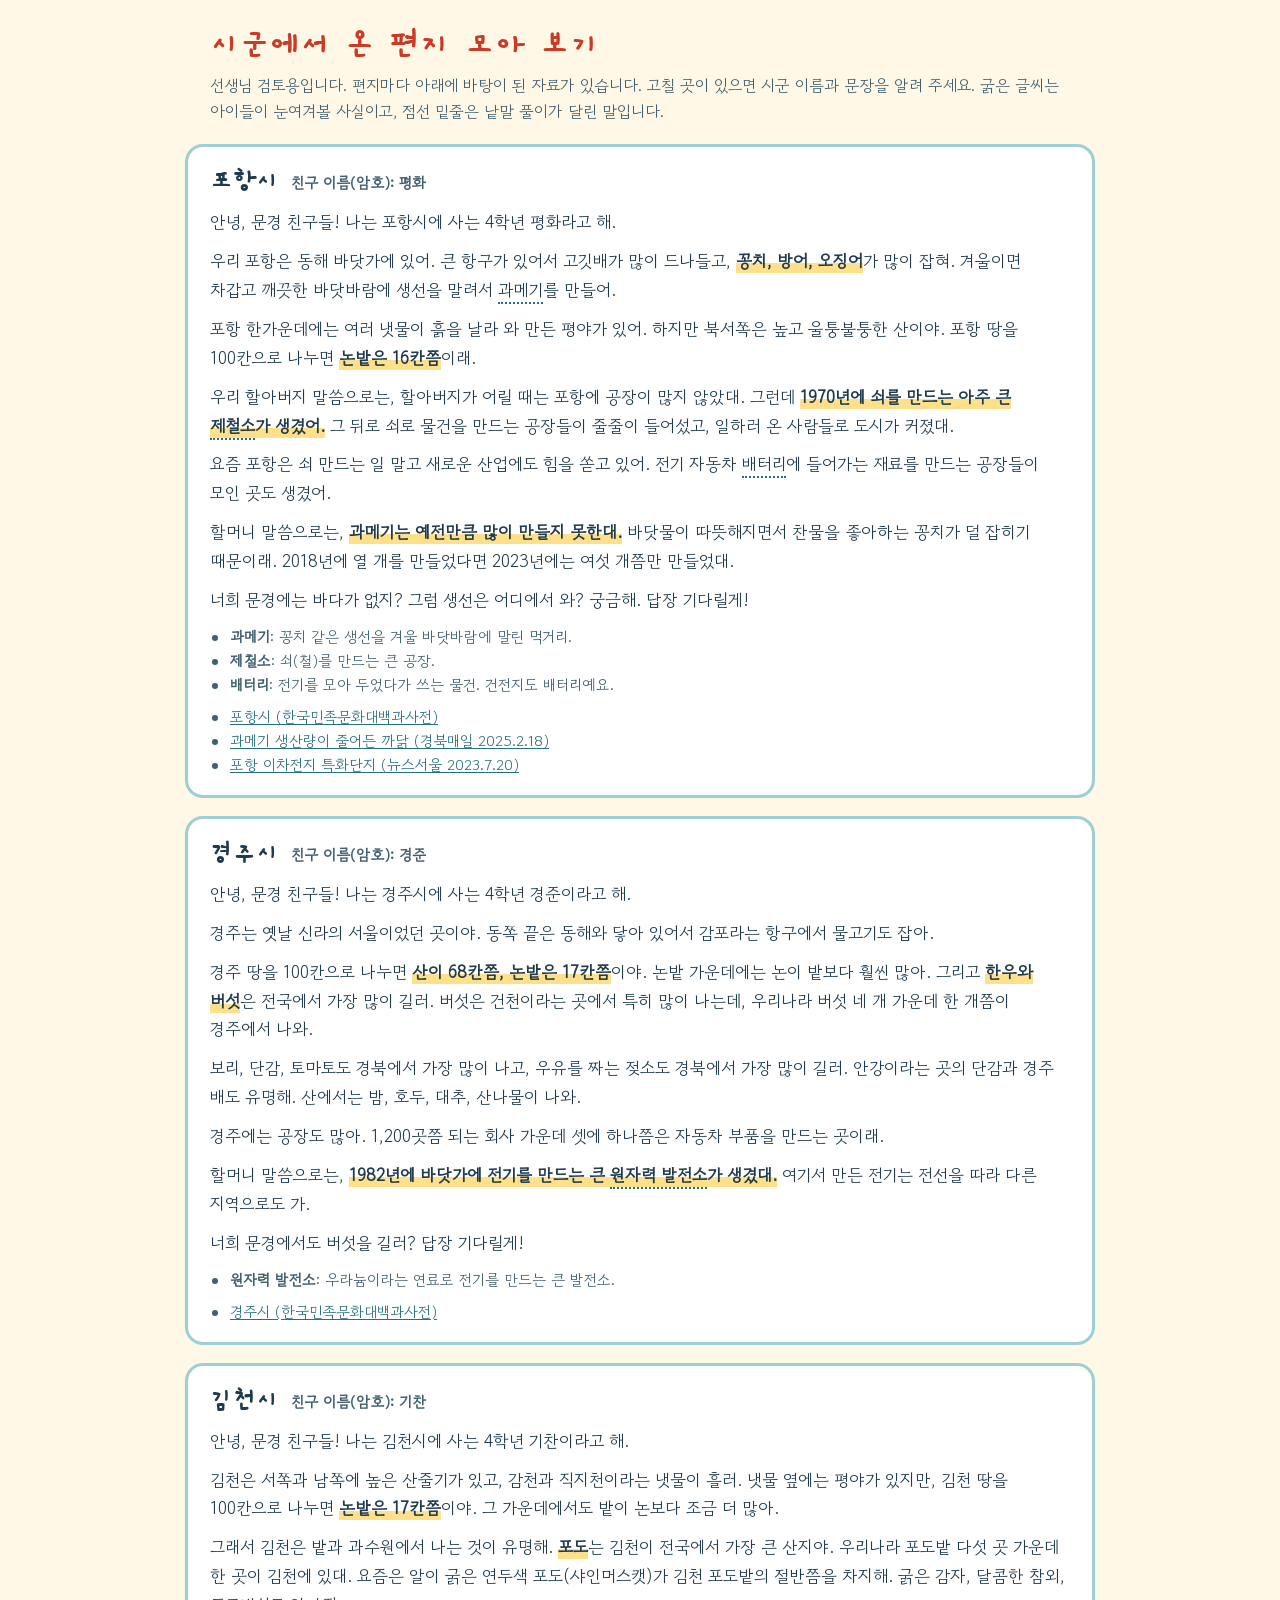
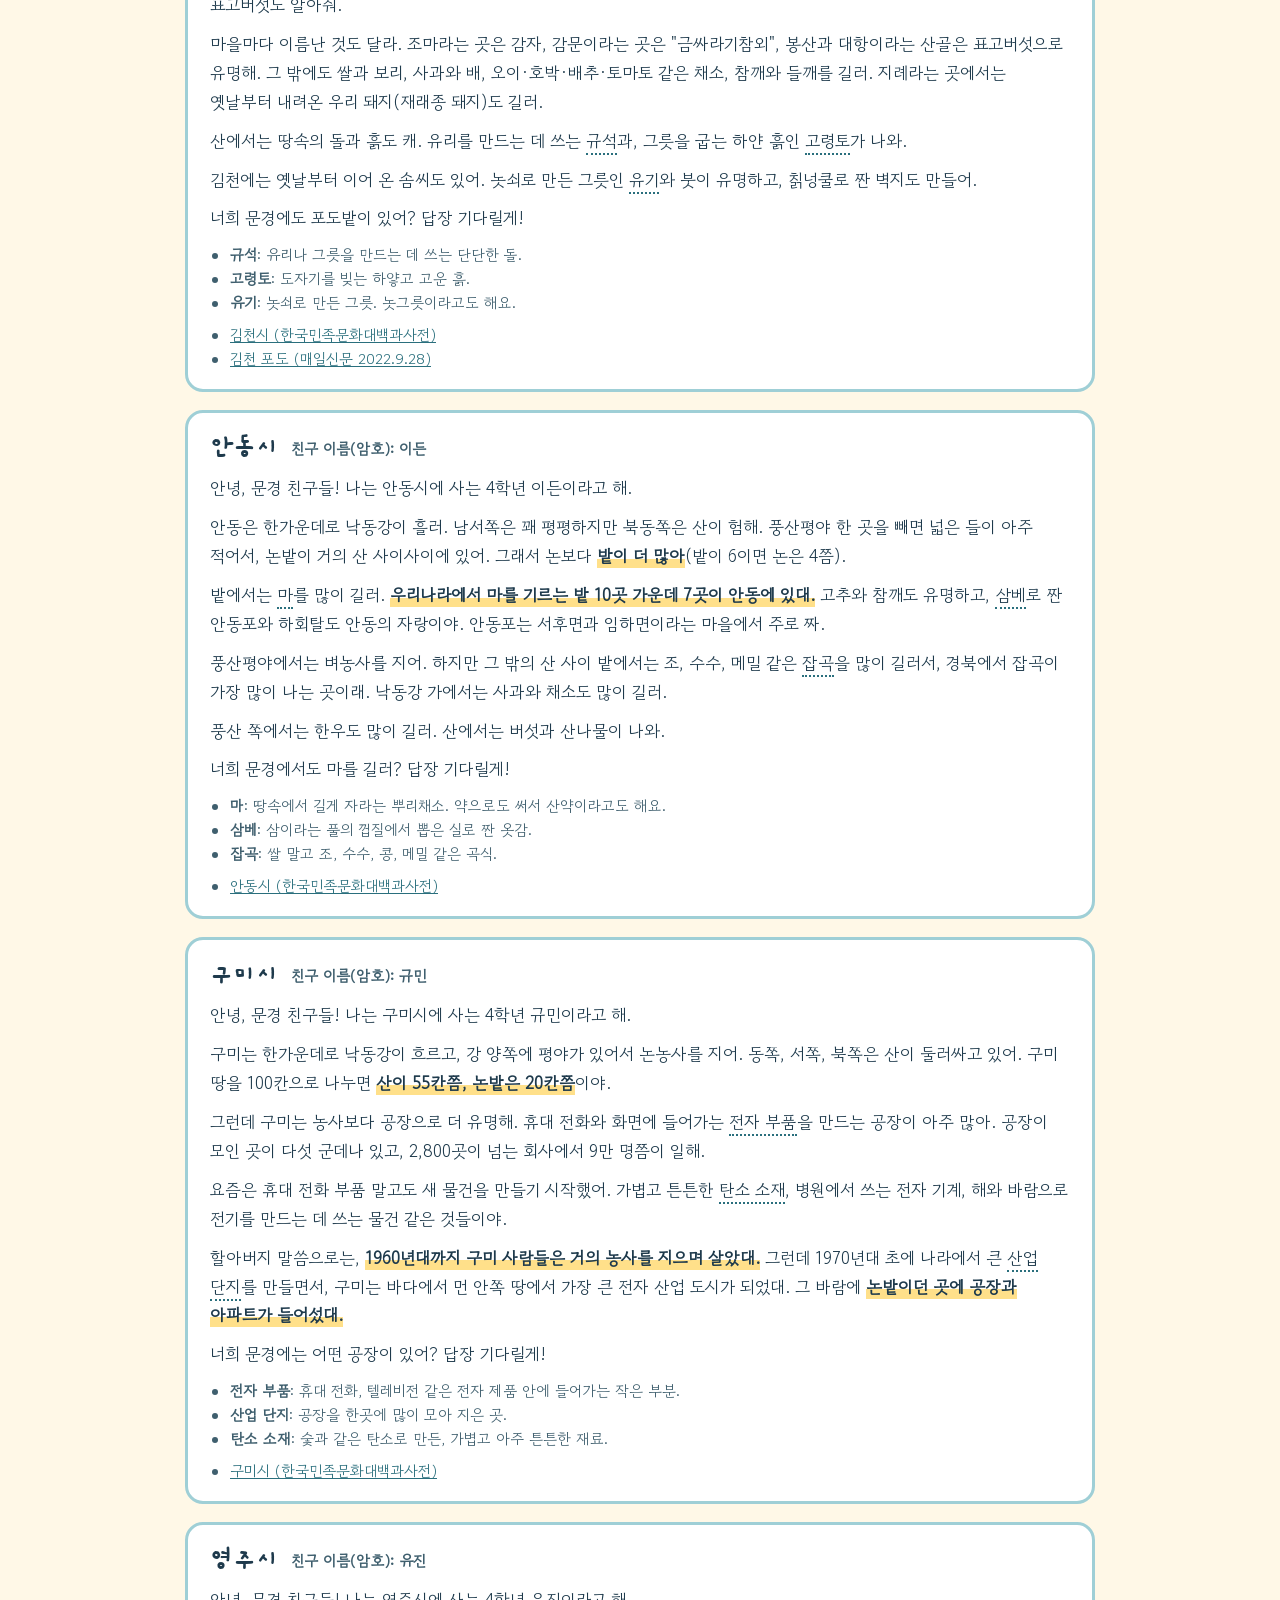
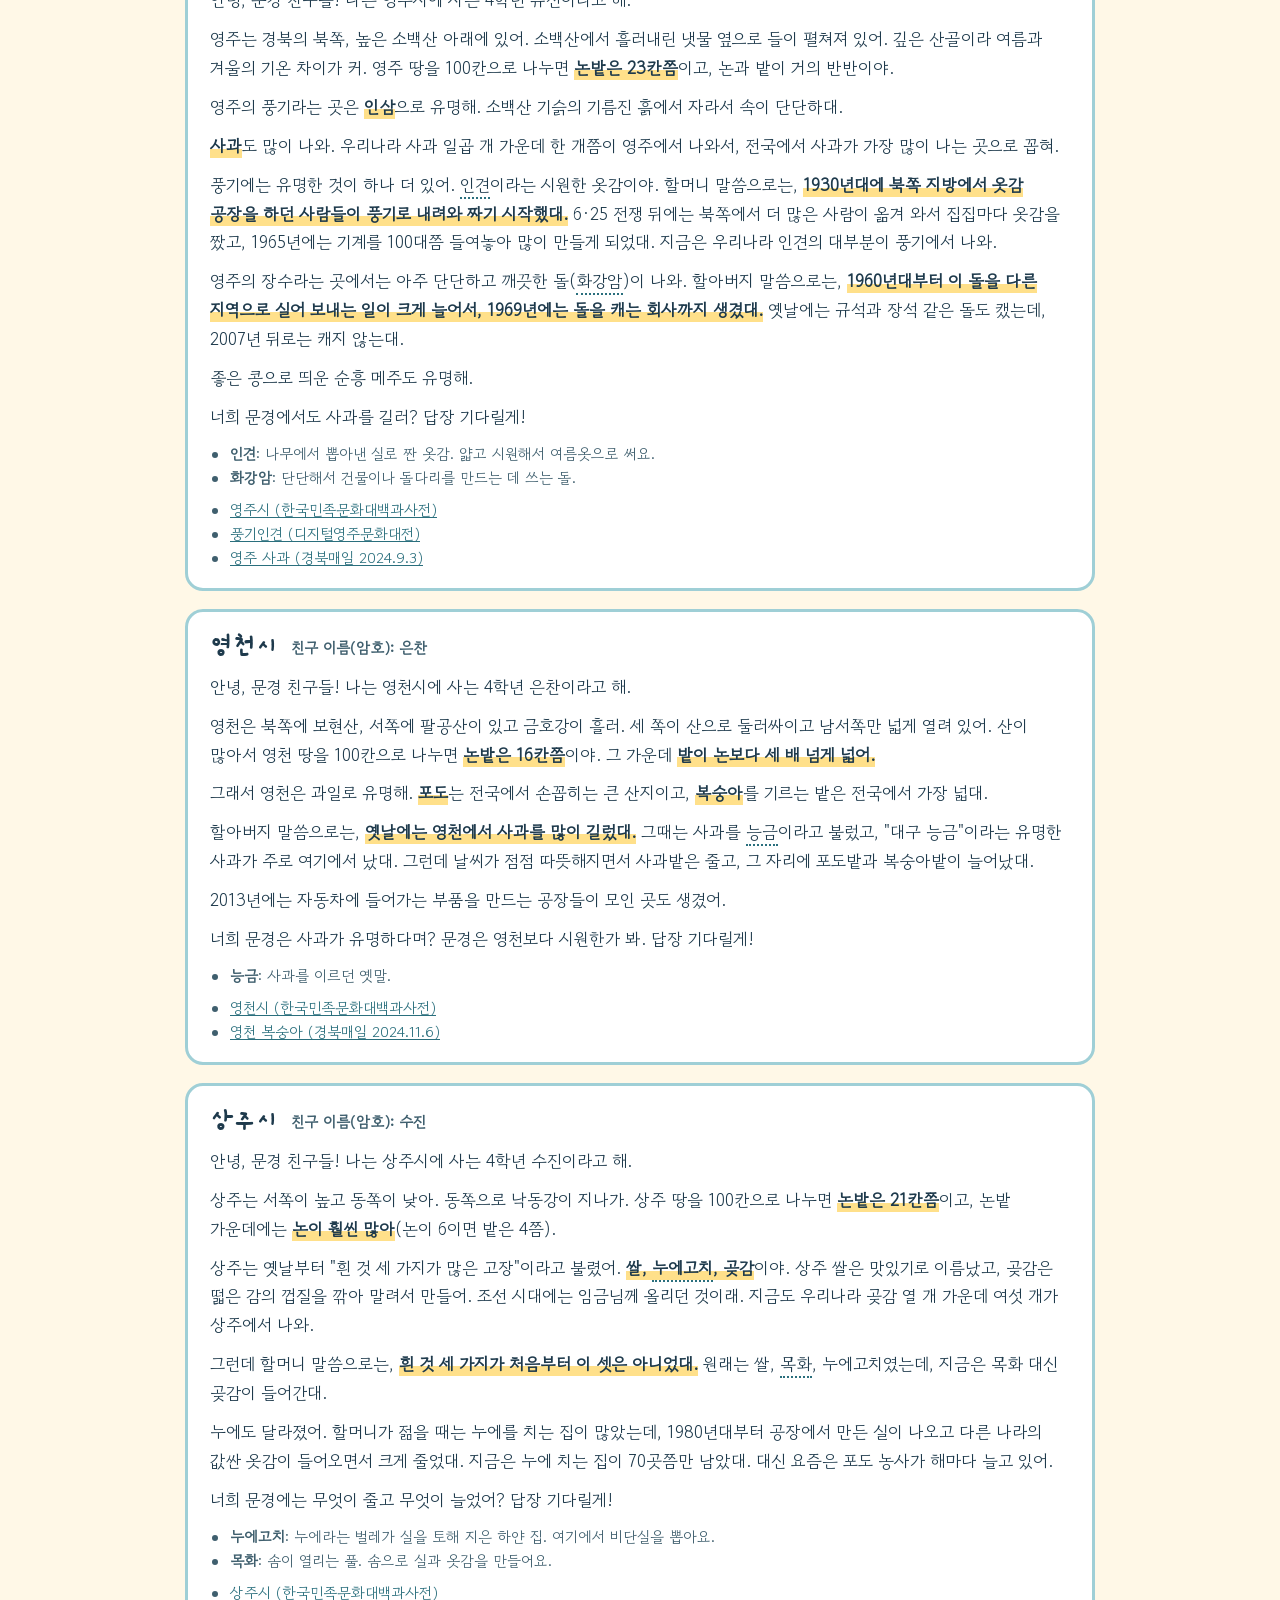
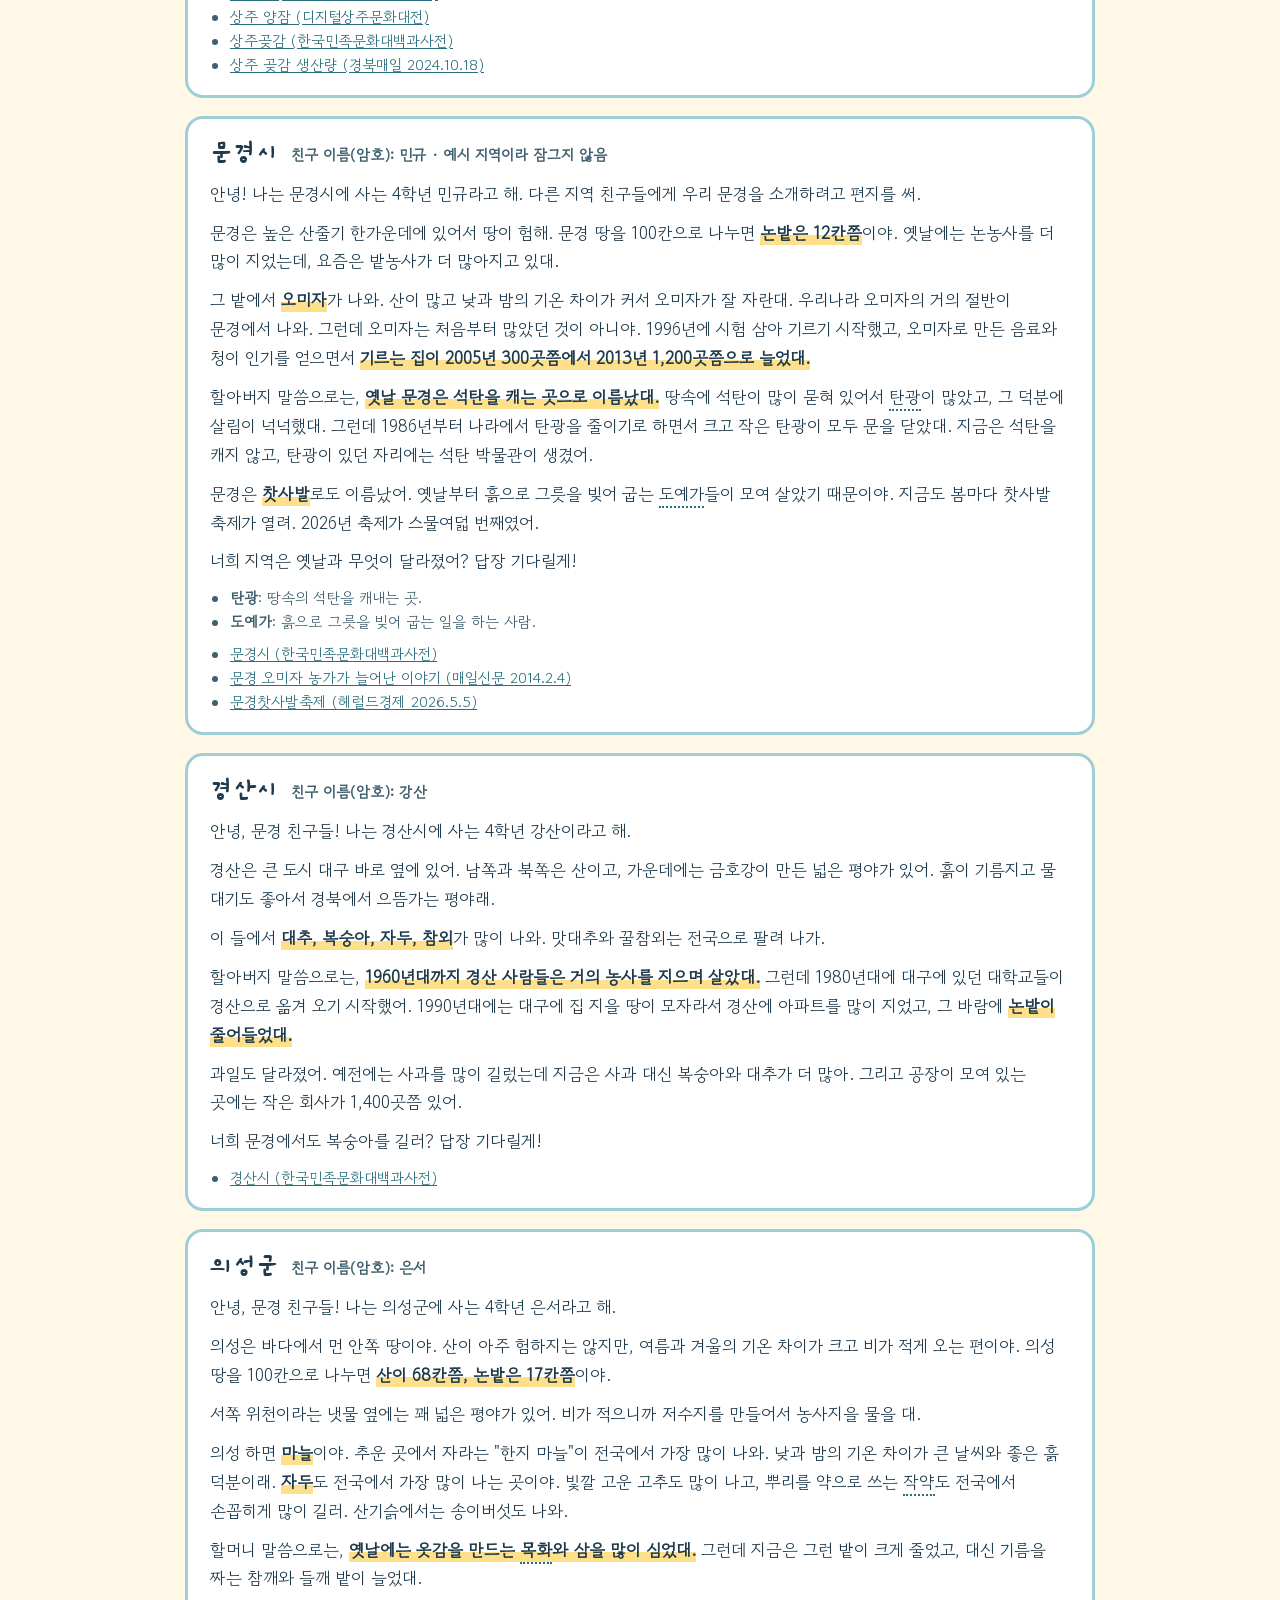
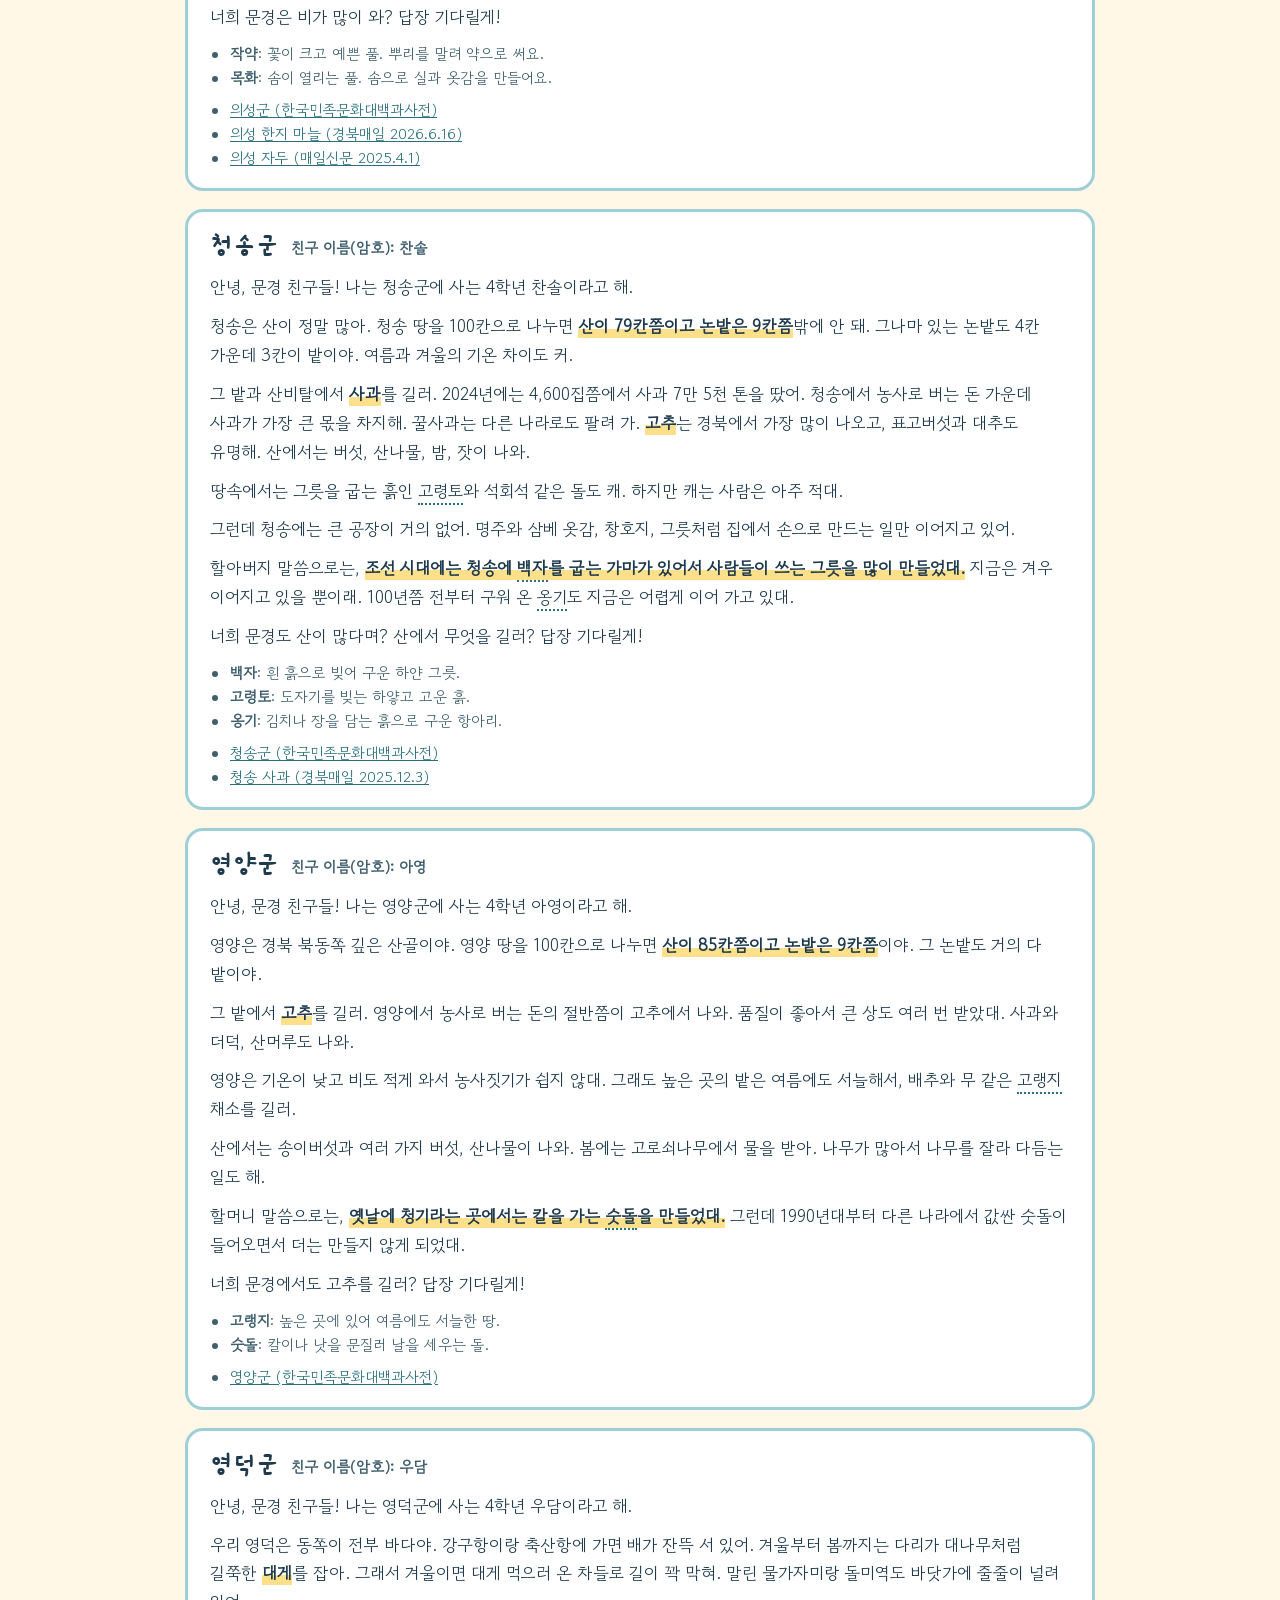
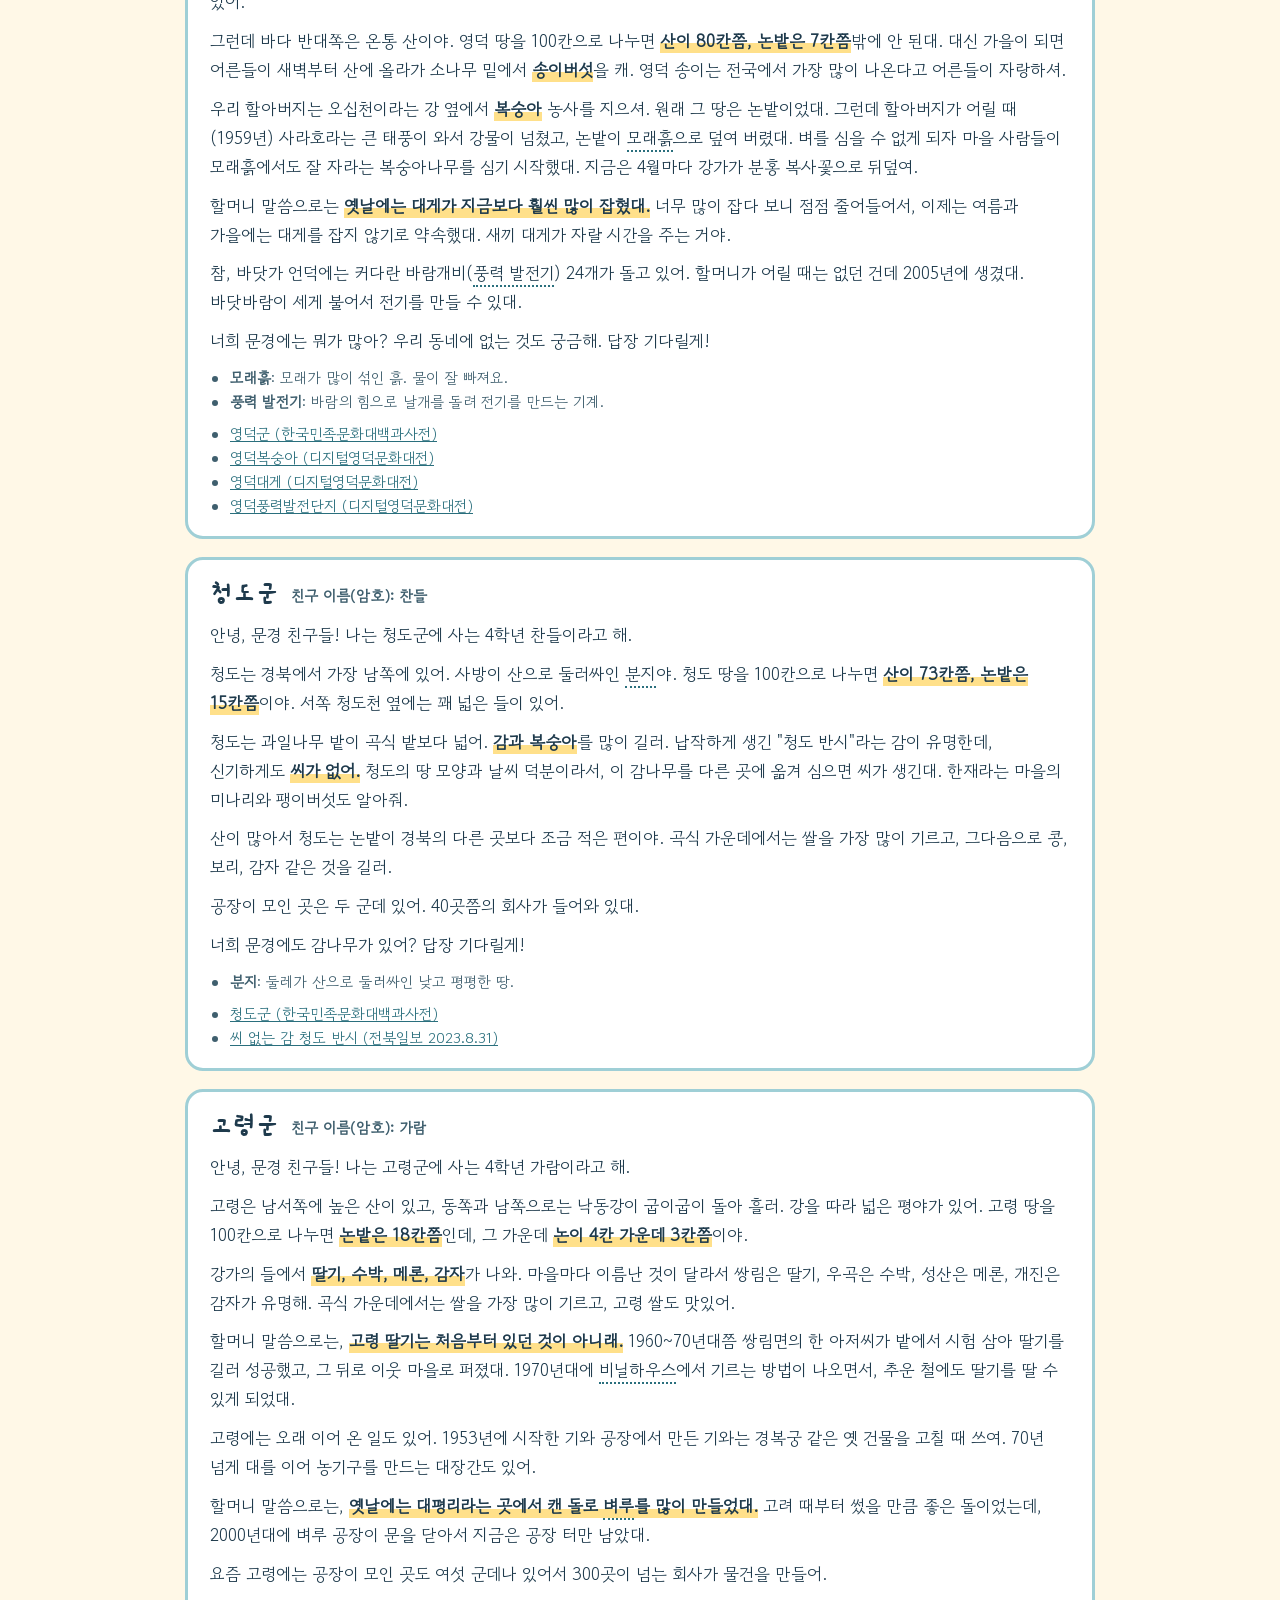
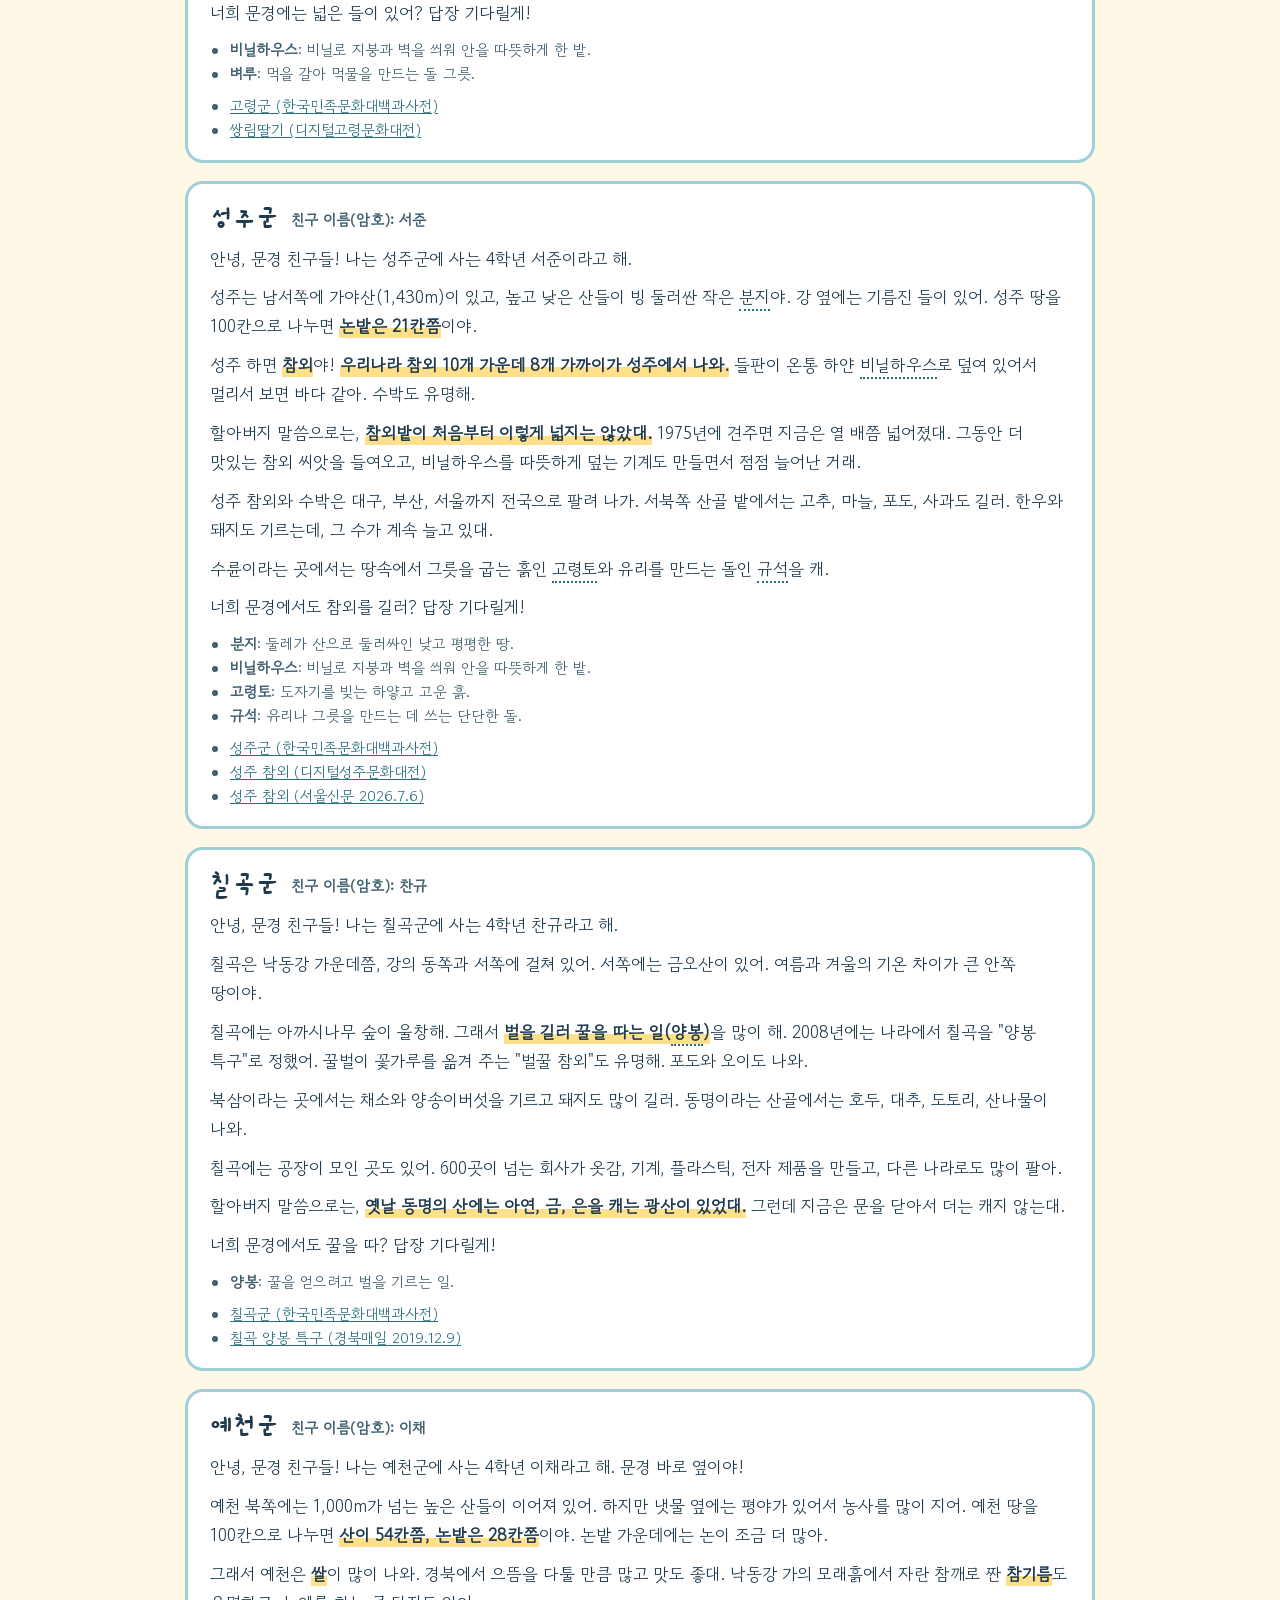
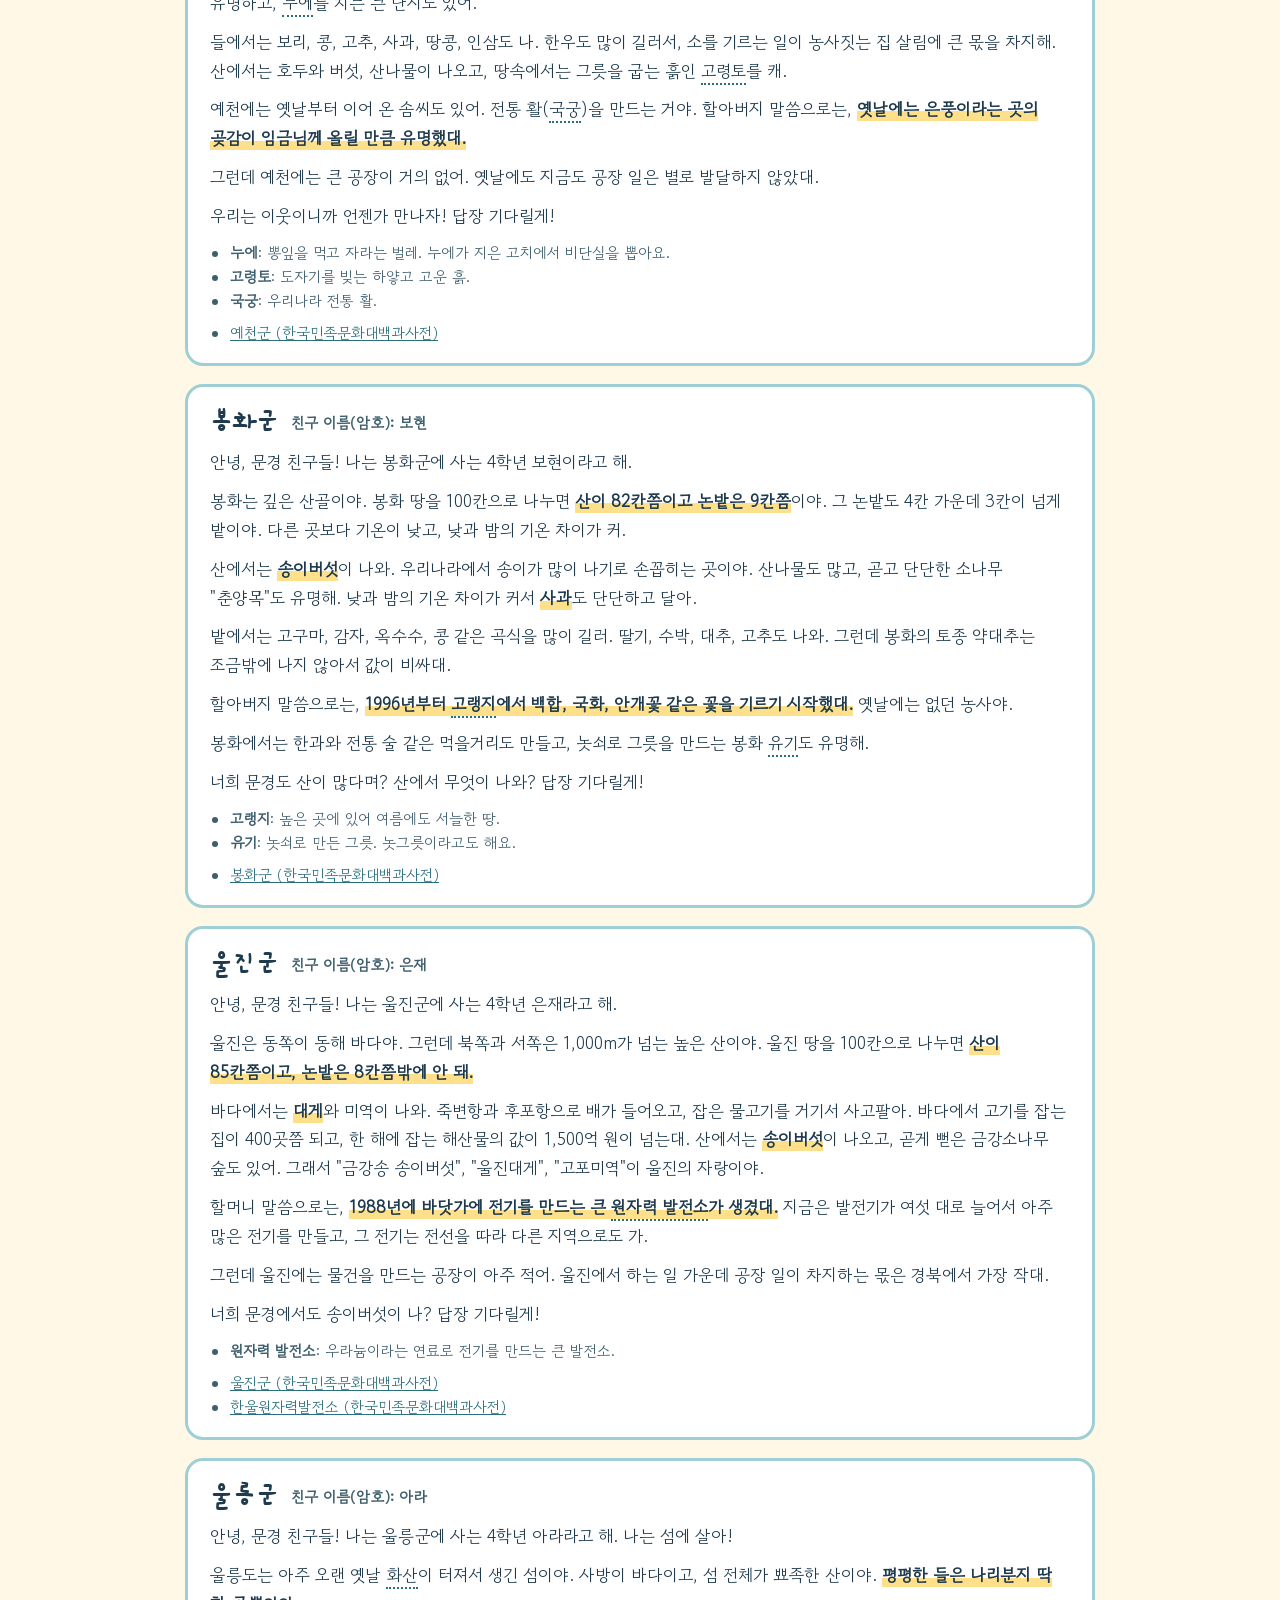
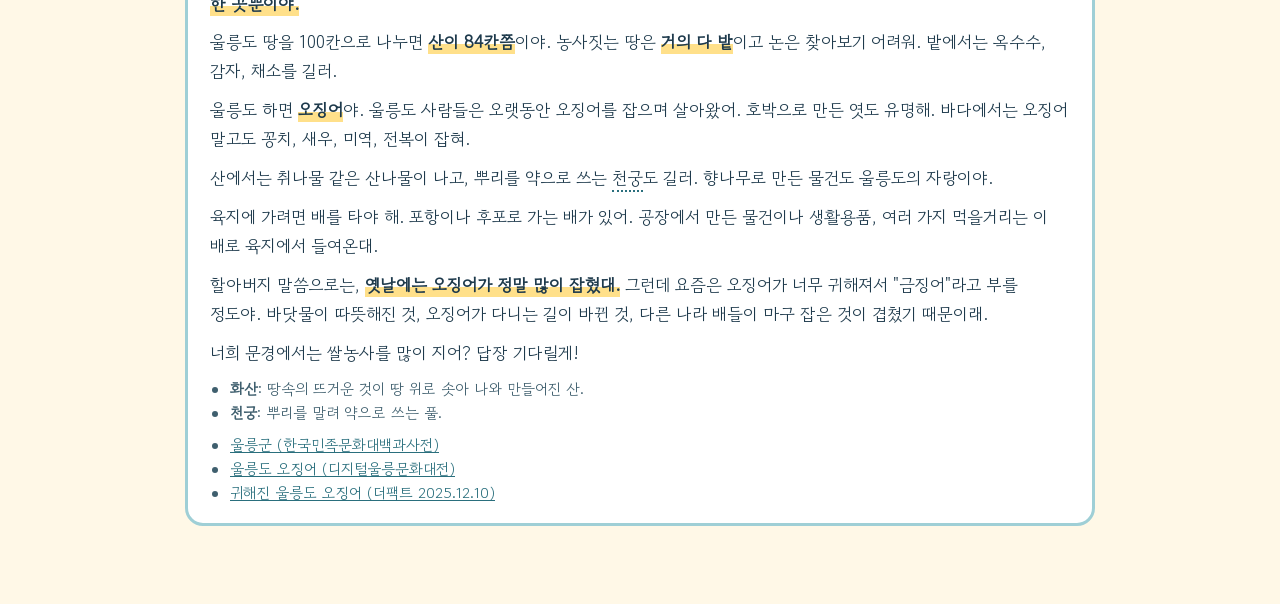
<file: docs/letters.html>
<!doctype html>
<html lang="ko">
<head>
<meta charset="utf-8">
<meta name="viewport" content="width=device-width, initial-scale=1">
<title>시군에서 온 편지 모아 보기 (선생님 검토용)</title>
<link href="https://fonts.googleapis.com/css2?family=Gaegu:wght@700&family=Gowun+Dodum&display=swap" rel="stylesheet">
<style>
  /* 선생님이 편지 22통을 한 번에 읽고 사실을 확인하는 화면입니다. 아이들 화면에는 이어져 있지 않습니다. */
  body { margin: 0; padding: 24px 16px 60px; background: #FFF8E7; color: #1E3A4C; font-family: 'Gowun Dodum', sans-serif; word-break: keep-all; }
  h1 { font-family: 'Gaegu', sans-serif; font-size: 36px; margin: 0 0 4px; color: #C93A27; }
  .lead { max-width: 860px; margin: 0 auto 20px; font-size: 16px; line-height: 1.6; color: #3F5F6E; }
  h1, .letter { max-width: 860px; margin-left: auto; margin-right: auto; }
  .letter { background: #fff; border: 3px solid #9FCFD6; border-radius: 18px; padding: 18px 22px; margin-bottom: 18px; }
  .letter h2 { font-family: 'Gaegu', sans-serif; font-size: 28px; margin: 0 0 8px; display: flex; gap: 12px; align-items: baseline; flex-wrap: wrap; }
  .letter h2 small { font-family: 'Gowun Dodum', sans-serif; font-size: 15px; color: #3F5F6E; }
  .letter p { font-size: 17px; line-height: 1.7; margin: 0 0 10px; }
  .letter p b { background: linear-gradient(transparent 62%, #FFE08A 62%); }
  .gl { border-bottom: 2px dotted #2A6F7D; }
  .notes, .src { font-size: 15px; line-height: 1.6; margin: 8px 0 0; padding-left: 20px; color: #3F5F6E; }
  .src a { color: #2A6F7D; word-break: break-all; }
  @media print { body { background: #fff; } .letter { break-inside: avoid; } }
</style>
</head>
<body>
<h1>시군에서 온 편지 모아 보기</h1>
<p class="lead">선생님 검토용입니다. 편지마다 아래에 바탕이 된 자료가 있습니다. 고칠 곳이 있으면 시군 이름과 문장을 알려 주세요. 굵은 글씨는 아이들이 눈여겨볼 사실이고, 점선 밑줄은 낱말 풀이가 달린 말입니다.</p>
<div id="list"></div>
<script type="module">
  import { LETTERS } from '../data/letters.js';
  import map from '../data/gyeongbuk-map.js';
  const esc = (s) => String(s).replace(/[&<>"]/g, (c) => ({ '&': '&amp;', '<': '&lt;', '>': '&gt;', '"': '&quot;' }[c]));
  const text = (t) => esc(t).replace(/\*\*(.+?)\*\*/g, '<b>$1</b>').replace(/\{(.+?)\}/g, '<span class="gl">$1</span>');
  document.getElementById('list').innerHTML = map.regions.filter((r) => LETTERS[r.id]).map((r) => {
    const L = LETTERS[r.id];
    return `<section class="letter"><h2>${esc(r.name)}<small>친구 이름(암호): ${esc(L.name)}${r.id === 37090 ? ' · 예시 지역이라 잠그지 않음' : ''}</small></h2>
      ${L.paras.map((p) => `<p>${text(p)}</p>`).join('')}
      ${L.notes.length ? `<ul class="notes">${L.notes.map((n) => `<li><b>${esc(n[0])}</b>: ${esc(n[1])}</li>`).join('')}</ul>` : ''}
      <ul class="src">${L.src.map((s) => `<li><a href="${esc(s[1])}" target="_blank" rel="noopener">${esc(s[0])}</a></li>`).join('')}</ul></section>`;
  }).join('');
</script>
</body>
</html>
</file>
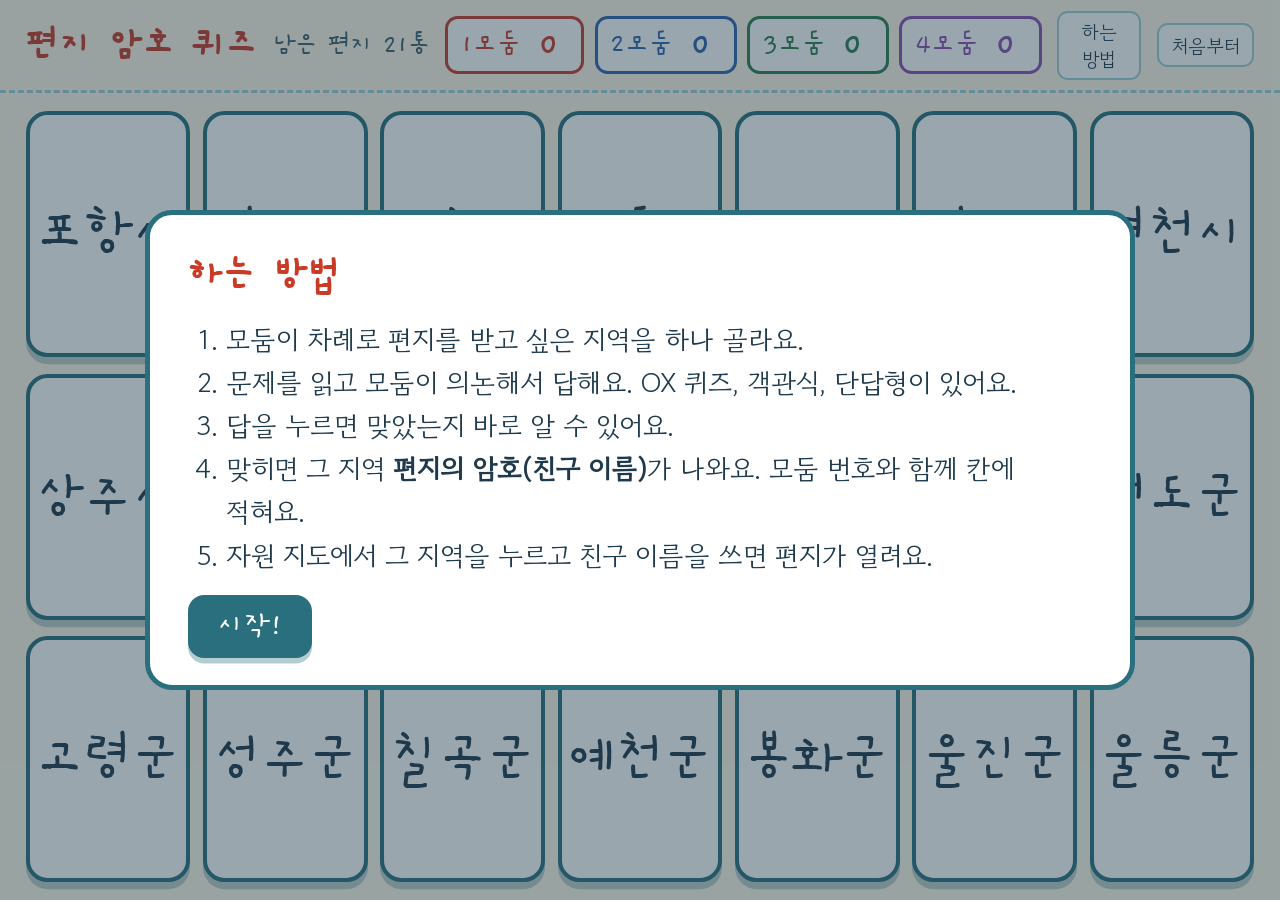
<file: docs/quiz.html>
<!doctype html>
<html lang="ko">
<head>
<meta charset="utf-8">
<meta name="viewport" content="width=device-width, initial-scale=1">
<title>편지 암호 퀴즈</title>
<link rel="preconnect" href="https://fonts.googleapis.com">
<link rel="preconnect" href="https://fonts.gstatic.com" crossorigin>
<link href="https://fonts.googleapis.com/css2?family=Gaegu:wght@700&family=Gowun+Dodum&display=swap" rel="stylesheet">
<style>
  /* 전자칠판에 띄우는 퀴즈 판. 번호를 누르면 문제, 한 번 더 누르면 정답. 맞힌 모둠이 편지 쪽지를 뽑습니다. */
  :root { --ink: #1E3A4C; --teal: #2A6F7D; --teal-l: #9FCFD6; --coral: #FF6B57; --coral-d: #C93A27; --cream: #FFF8E7; --card: #fff; --mute: #3F5F6E;
    --g1: #C93A27; --g2: #2F63B0; --g3: #2E7D4F; --g4: #8A4FB0; --hand: 'Gaegu', 'Gowun Dodum', sans-serif; --body: 'Gowun Dodum', sans-serif; }
  * { box-sizing: border-box; }
  html, body { height: 100%; margin: 0; }
  body { background: var(--cream); color: var(--ink); font-family: var(--body); word-break: keep-all; display: flex; flex-direction: column; overflow: hidden; }
  button { font: inherit; color: inherit; cursor: pointer; }
  header { display: flex; align-items: center; gap: 1.2vw; padding: 1.2vh 2vw; border-bottom: .4vh dashed var(--teal-l); }
  h1 { font-family: var(--hand); font-size: 4.4vh; margin: 0; color: var(--coral-d); white-space: nowrap; }
  .score { display: flex; gap: .8vw; margin-left: auto; }
  .score div { display: flex; align-items: center; gap: .5vw; padding: .5vh 1vw; border-radius: 1.4vh; background: #fff; border: .35vh solid; font-family: var(--hand); font-size: 3.2vh; }
  .score b { font-size: 3.8vh; min-width: 1.2em; text-align: center; }
  .left { font-family: var(--hand); font-size: 3vh; color: var(--mute); white-space: nowrap; }
  .ghost { border: .3vh solid var(--teal-l); background: #fff; border-radius: 1.2vh; padding: .6vh 1vw; font-size: 2.1vh; min-height: 44px; }
  main { flex: 1; min-height: 0; padding: 2vh 2vw; }
  .board { height: 100%; display: grid; grid-template-columns: repeat(7, 1fr); grid-template-rows: repeat(3, 1fr); gap: 1.8vh 1vw; }
  .tile { border: .5vh solid var(--teal); border-radius: 2.4vh; background: #fff; box-shadow: 0 .8vh 0 rgba(42,111,125,.3); font-family: var(--hand); font-size: 6.4vh; display: grid; place-items: center; position: relative; transition: background .12s, translate .12s; }
  .tile:not(.done):hover { background: #FFF6D6; translate: 0 -.3vh; }
  .tile:active { translate: 0 .5vh; box-shadow: 0 .3vh 0 rgba(42,111,125,.3); }
  .tile.done { box-shadow: none; color: #fff; font-size: 3.4vh; line-height: 1.15; }
  .tile.done small { display: block; font-size: 2.6vh; opacity: .92; }
  .tile.done b { display: block; font-size: 6.2vh; }
  [data-g="1"] { --gc: var(--g1); } [data-g="2"] { --gc: var(--g2); } [data-g="3"] { --gc: var(--g3); } [data-g="4"] { --gc: var(--g4); }
  .tile.done[data-g] { background: var(--gc); border-color: var(--gc); }
  .score div { border-color: var(--gc); color: var(--gc); }

  .q { position: fixed; inset: 0; background: rgba(30,58,76,.45); display: grid; place-items: center; padding: 3vh 3vw; }
  .q[hidden] { display: none; }
  .qcard { width: 100%; max-width: 150vh; max-height: 100%; overflow: auto; background: #fff; border: .6vh solid var(--teal); border-radius: 3.6vh; padding: 3vh 3.4vw 3vh; box-shadow: 0 1.2vh 0 rgba(42,111,125,.3); }
  .qtop { display: flex; align-items: center; gap: 1.2vw; margin-bottom: 1.6vh; }
  .qno { font-family: var(--hand); font-size: 4.4vh; height: 7.4vh; padding: 0 2.4vh; border-radius: 3.7vh; background: var(--teal); color: #fff; display: grid; place-items: center; flex: none; white-space: nowrap; }
  .lens { font-family: var(--hand); font-size: 3.2vh; padding: .3vh 1.2vw; border-radius: 1.2vh; color: #fff; }
  .lens.S { background: #2E7D4F; } .lens.T { background: #8A6D3B; } .lens.B { background: var(--teal); }
  .kind { font-size: 2.4vh; color: var(--mute); }
  .qx { margin-left: auto; }
  .qtext { font-family: var(--hand); font-size: 5.2vh; line-height: 1.3; margin: 0 0 2vh; text-wrap: pretty; }
  .qtext small { display: block; font-family: var(--body); font-size: 2.8vh; line-height: 1.5; color: var(--mute); margin-top: 1vh; }
  .opts { display: grid; gap: 1.2vh; margin: 0 0 2vh; padding: 0; list-style: none; }
  .opts li { display: block; }
  .opt { display: flex; gap: 1vw; align-items: center; width: 100%; text-align: left; font-size: 3.5vh; line-height: 1.35; padding: 1.2vh 1.4vw; border: .4vh solid var(--teal-l); border-radius: 1.8vh; background: #fff; transition: background .12s, border-color .12s, translate .12s; }
  .opt i { font-style: normal; font-family: var(--hand); width: 5vh; height: 5vh; border-radius: 50%; background: var(--teal-l); display: grid; place-items: center; flex: none; }
  /* 누르기 직전: 마우스를 올리면 색이 바뀜 */
  .opt:not(:disabled):hover { background: #FFF6D6; border-color: #E0B84A; translate: .4vw 0; }
  .opt:not(:disabled):hover i { background: #FFD35C; }
  .opt:not(:disabled):active { background: #FFE9A8; }
  .opt:disabled { cursor: default; color: inherit; }
  .opt.right { border-color: #2E7D4F; background: #E7F5EC; }
  .opt.right i { background: #2E7D4F; color: #fff; }
  .opt.wrong { border-color: #D9A39B; background: #FBEDEA; color: #9A6A63; }
  .opt.wrong i { background: #C93A27; color: #fff; }
  .opt.wrong span { text-decoration: line-through; text-decoration-thickness: .3vh; }
  .opt.shake { animation: shake .42s; }
  @keyframes shake { 0%, 100% { translate: 0 0; } 15% { translate: -1.2vw 0; } 30% { translate: 1.1vw 0; } 45% { translate: -.9vw 0; } 60% { translate: .7vw 0; } 80% { translate: -.4vw 0; } }
  .pass { border: .5vh solid var(--gc); border-radius: 2.2vh; padding: 1.6vh 2vw; margin-bottom: 2vh; display: grid; justify-items: center; gap: .4vh; background: #fff; text-align: center; }
  .pass span { font-size: 2.8vh; color: var(--mute); }
  .pass b { font-family: var(--hand); font-size: 8vh; line-height: 1.1; color: var(--gc); }
  .pass small { font-size: 2.4vh; color: var(--mute); }
  .pass.pop { animation: pop .5s; }
  @keyframes pop { 0% { scale: .7; opacity: 0; } 60% { scale: 1.06; opacity: 1; } 100% { scale: 1; } }
  @media (prefers-reduced-motion: reduce) { .opt.shake, .pass.pop { animation: none; } }
  .ans { border: .4vh dashed #E0B84A; background: #FFF6D6; border-radius: 1.8vh; padding: 1.4vh 1.6vw; font-size: 3.2vh; line-height: 1.45; margin-bottom: 2vh; }
  .ans b { font-family: var(--hand); font-size: 3.8vh; color: var(--coral-d); margin-right: .6vw; }
  .acts { display: flex; flex-wrap: wrap; gap: 1vw; align-items: center; }
  .btn { min-height: 7vh; padding: 0 2vw; border-radius: 1.8vh; border: .4vh solid var(--teal); background: var(--teal); color: #fff; font-family: var(--hand); font-size: 3.6vh; box-shadow: 0 .6vh 0 rgba(42,111,125,.35); }
  .btn.g { background: var(--gc); border-color: var(--gc); box-shadow: 0 .6vh 0 rgba(0,0,0,.2); }
  .btn.none { background: #fff; color: var(--ink); border-color: var(--teal-l); box-shadow: none; }
  .acts span { font-size: 2.6vh; color: var(--mute); }
  .how { position: fixed; inset: 0; background: rgba(30,58,76,.45); display: grid; place-items: center; padding: 4vh 4vw; }
  .how[hidden] { display: none; }
  .how div { max-width: 110vh; background: #fff; border: .6vh solid var(--teal); border-radius: 3vh; padding: 3vh 3vw; font-size: 3vh; line-height: 1.6; }
  .how h2 { font-family: var(--hand); font-size: 4.6vh; margin: 0 0 1vh; color: var(--coral-d); }
  .how ol { margin: 0 0 2vh; padding-left: 1.4em; }
  :focus-visible { outline: .5vh solid #FFB300; outline-offset: .4vh; }
</style>
</head>
<body>
<header>
  <h1>편지 암호 퀴즈</h1>
  <span class="left" id="left"></span>
  <div class="score" id="score"></div>
  <button type="button" class="ghost" id="howBtn">하는 방법</button>
  <button type="button" class="ghost" id="resetBtn">처음부터</button>
</header>
<main><div class="board" id="board"></div></main>

<div class="q" id="q" hidden><div class="qcard" id="qcard" role="dialog" aria-modal="true"></div></div>
<div class="how" id="how" hidden><div>
  <h2>하는 방법</h2>
  <ol>
    <li>모둠이 차례로 편지를 받고 싶은 지역을 하나 골라요.</li>
    <li>문제를 읽고 모둠이 의논해서 답해요. OX 퀴즈, 객관식, 단답형이 있어요.</li>
    <li>답을 누르면 맞았는지 바로 알 수 있어요.</li>
    <li>맞히면 그 지역 <b>편지의 암호(친구 이름)</b>가 나와요. 모둠 번호와 함께 칸에 적혀요.</li>
    <li>자원 지도에서 그 지역을 누르고 친구 이름을 쓰면 편지가 열려요.</li>
  </ol>
  <button type="button" class="btn" id="howClose">시작!</button>
</div></div>

<script type="module">
  import { LETTERS } from '../data/letters.js';
  import map from '../data/gyeongbuk-map.js';
  // 문제 21개(쪽지 21장): lens(S 공간 탐구, T 시간 탐구, B 공간과 시간), kind(OX 퀴즈/객관식/단답형), q, sub(덧붙임), opts, right(정답 번호), ans(정답과 까닭)
  // 일반화하기까지 배운 뒤에 하는 퀴즈입니다. 낱말을 외워서 푸는 문제가 아니라, 탐구한 것을 이어서 까닭을 찾는 문제입니다.
  // 실제로 하지 않은 수업(꺾은선그래프, 보고하는 글, 문경의 미래)과 아직 배우지 않은 것(희소성과 교류)은 넣지 않았습니다.
  const QS = [
    { lens: 'S', kind: '객관식', q: '문경 사람들이 논농사보다 오미자와 사과를 많이 기르는 까닭으로 가장 알맞은 것은?', opts: ['문경 사람들이 쌀을 좋아하지 않아서', '산이 많고 낮과 밤의 기온 차이가 커서', '바다가 가까워서'], right: 1, ans: '자연환경(산, 기온 차이)에 맞는 것을 골라 기르기 때문이에요. 자연환경에 따라 땅을 이용하는 방식이 달라져요.' },
    { lens: 'S', kind: '객관식', q: '김제에는 "지평선 축제"가 있는데 문경에는 없어요. 그 까닭은?', opts: ['문경 사람들은 축제를 좋아하지 않아서', '김제는 넓고 평평한 들이라 지평선이 보이지만, 문경은 산이 많아서', '김제가 문경보다 오래된 곳이라서'], right: 1, ans: '김제는 평야라서 땅과 하늘이 맞닿은 지평선이 보여요. 사람들은 그 자연환경을 살려 축제를 열어요.' },
    { lens: 'S', kind: 'OX 퀴즈', q: '"부산 사람들과 문경 사람들이 하는 일이 다른 것은, 사는 때(시간)가 다르기 때문이다."', opts: ['O (맞아요)', 'X (아니에요)'], right: 1, ans: '둘 다 지금 살고 있어요. 때가 아니라 사는 곳(공간)의 자연환경이 달라서 하는 일이 달라요.' },
    { lens: 'S', kind: '객관식', q: '만약 문경이 바닷가에 있었다면, 가장 크게 달라졌을 것은?', opts: ['사람들이 쓰는 말', '사람들이 하는 일과 자주 먹는 것', '학교에 들어가는 나이'], right: 1, ans: '자연환경이 달라지면 그것을 이용하는 방식이 달라지고, 하는 일과 먹는 것 같은 생활 모습이 달라져요.' },
    { lens: 'S', kind: '객관식', q: '앞의 일 때문에 뒤의 일이 생기도록 차례대로 놓은 것은?', sub: 'ㄱ. 논농사를 크게 짓는다   ㄴ. 넓고 평평한 들이 있다   ㄷ. 쌀 축제를 열고 큰 저수지를 만든다', opts: ['ㄱ → ㄴ → ㄷ', 'ㄴ → ㄱ → ㄷ', 'ㄷ → ㄱ → ㄴ'], right: 1, ans: '자연환경(넓은 들) → 이용하는 방식(논농사) → 생활 모습(축제, 저수지) 차례예요.' },
    { lens: 'S', kind: '단답형', q: '바다는 자연환경이에요. 그러면 사람들이 바다를 이용하려고 만든 "항구"는 무슨 환경일까요?', ans: '인문환경. 자연환경을 이용하려고 사람이 만든 것이 인문환경이에요.' },
    { lens: 'S', kind: 'OX 퀴즈', q: '"산, 평야, 바다 가운데 사람이 살기에 가장 좋은 곳은 딱 한 곳으로 정해져 있다."', opts: ['O (맞아요)', 'X (아니에요)'], right: 1, ans: '곳마다 자연환경이 다르고, 사람들은 그 자연환경에 맞게 이용하는 방법을 찾아 살아가요. 좋은 점과 어려운 점이 곳마다 달라요.' },
    { lens: 'S', kind: '객관식', q: '김제 사람들은 아주 오랜 옛날에 큰 저수지(벽골제)를 만들었어요. 이 일이 보여 주는 것은?', opts: ['사람들은 자연환경을 더 잘 이용하려고 무언가를 만든다', '평야에는 비가 오지 않는다', '옛날 사람들은 물놀이를 좋아했다'], right: 0, ans: '넓은 들에서 농사를 지으려면 물이 필요해요. 그래서 저수지라는 인문환경을 만들었어요.' },
    { lens: 'T', kind: '객관식', q: '탄광 시절 문경 마을에 이발소와 가게가 많이 생겼던 까닭은?', opts: ['산이 높아서', '석탄을 캐려고 많은 사람이 모여 살아서', '놀러 오는 사람이 많아서'], right: 1, ans: '땅을 이용하는 방식(석탄 캐기) 때문에 사람이 모였고, 사람이 모이니 마을 모습이 달라졌어요.' },
    { lens: 'T', kind: '객관식', q: '일어난 차례대로 놓은 것은?', sub: 'ㄱ. 땅속에서 나온 물이 냇물을 더럽혔다   ㄴ. 탄광이 문을 닫았다   ㄷ. 물풀을 심어 물을 깨끗하게 하는 곳을 만들었다', opts: ['ㄱ → ㄴ → ㄷ', 'ㄴ → ㄱ → ㄷ', 'ㄴ → ㄷ → ㄱ'], right: 1, ans: '탄광을 닫자 굴에서 더러운 물이 나왔고, 그 문제를 풀려고 사람들이 물을 깨끗하게 하는 곳을 만들었어요.' },
    { lens: 'T', kind: '객관식', q: '문경 사람들이 산을 이용하는 방식은 어떻게 달라졌나요?', opts: ['예전에는 석탄을 캤고, 지금은 탄광 자리를 박물관과 놀이 공간으로 만들어 손님을 맞는다', '예전에는 물고기를 잡았고, 지금은 농사를 짓는다', '예전에도 지금도 석탄을 캔다'], right: 0, ans: '산은 그대로인데, 그 산을 이용하는 방식이 석탄 캐기에서 손님 맞이로 바뀌었어요.' },
    { lens: 'T', kind: 'OX 퀴즈', q: '"탄광이 문을 닫자 문경의 자연환경이 완전히 다른 것으로 바뀌었다."', opts: ['O (맞아요)', 'X (아니에요)'], right: 1, ans: '산이 많은 자연환경은 그대로예요. 바뀐 것은 사람들이 그 산을 이용하는 방식이에요.' },
    { lens: 'T', kind: '객관식', q: '옛날 광부 가족과 지금 문경 사람들의 생활이 다른 가장 큰 까닭은?', opts: ['사는 곳이 달라서', '같은 곳이지만, 환경을 이용하는 방식이 달라져서', '사람들의 성격이 달라져서'], right: 1, ans: '둘 다 문경에 살아요. 시간이 흐르며 이용하는 방식이 달라졌고, 그래서 생활 모습도 달라졌어요.' },
    { lens: 'T', kind: '단답형', q: '문경의 과거와 현재를 견주어 보았어요. 탄광 시절에도 지금도 "그대로인" 문경의 자연환경은 무엇이 많은 것일까요?', ans: '산. 산이 많은 자연환경은 그대로이고, 산을 이용하는 방식만 달라졌어요.' },
    { lens: 'T', kind: '객관식', q: '"예전처럼 탄광에 일하러 가는 사람은 없지만, 대신 놀러 오는 사람들로 북적여요." 이 말에서 알 수 있는 것은?', opts: ['땅을 이용하는 방식이 바뀌면 사람들이 하는 일도 바뀐다', '문경에는 이제 사람이 살지 않는다', '탄광이 다시 문을 열었다'], right: 0, ans: '이용하는 방식(탄광 → 관광)이 달라지자 하는 일(석탄 캐기 → 손님 맞이)이 달라졌어요.' },
    { lens: 'T', kind: 'OX 퀴즈', q: '"문경의 탄광이 사라진 일을 두고, 모든 사람이 똑같이 좋은 일이라고 생각했다."', opts: ['O (맞아요)', 'X (아니에요)'], right: 1, ans: '자연이 깨끗해져 좋다는 사람도, 일자리와 이웃이 사라져 아쉽다는 사람도 있었어요. 같은 일도 보는 사람에 따라 다르게 보여요.' },
    { lens: 'B', kind: '객관식', q: '두 사진을 견주려면 무슨 탐구를 해야 할까요?', sub: '사진 ①: 탄광 시절의 문경 마을     사진 ②: 지금 문경 에코월드', opts: ['공간 탐구 (곳이 달라서)', '시간 탐구 (때가 달라서)'], right: 1, ans: '같은 곳(문경)인데 때가 달라요. 그래서 시간 탐구예요.' },
    { lens: 'B', kind: '객관식', q: '두 사진을 견주려면 무슨 탐구를 해야 할까요?', sub: '사진 ①: 오늘 부산의 생선 시장     사진 ②: 오늘 문경의 오미자밭', opts: ['공간 탐구 (곳이 달라서)', '시간 탐구 (때가 달라서)'], right: 0, ans: '같은 때(오늘)인데 곳이 달라요. 그래서 공간 탐구예요.' },
    { lens: 'B', kind: '객관식', q: '"할머니가 어릴 때 살던 부산"과 "지금 내가 사는 문경"의 생활을 견주려면?', opts: ['공간 탐구만 하면 된다', '시간 탐구만 하면 된다', '공간 탐구와 시간 탐구를 둘 다 해야 한다'], right: 2, ans: '곳(부산과 문경)도 다르고 때(할머니 어릴 때와 지금)도 다르기 때문이에요.' },
    { lens: 'B', kind: 'OX 퀴즈', q: '"자연환경이 같으면, 사람들이 그 땅을 이용하는 방식은 언제나 똑같다."', opts: ['O (맞아요)', 'X (아니에요)'], right: 1, ans: '문경의 산은 그대로인데, 예전에는 석탄을 캤고 지금은 박물관과 관광지로 이용해요. 같은 곳도 때에 따라 이용하는 방식이 달라져요.' },
    { lens: 'B', kind: '단답형', q: '우리 반이 찾은 문장의 빈칸 두 개를 채워요.', sub: '"우리가 살고 있는 (        )과 (        )은 우리가 살아가는 방식을 변화시킨다."', ans: '공간, 시간. 어디에 사는지와 언제 사는지에 따라 살아가는 방식이 달라져요.' },
  ];
  const LENS = { S: '공간 탐구', T: '시간 탐구', B: '공간과 시간' };
  const GROUPS = [1, 2, 3, 4], KEY = 'gb-quiz-v3';
  const $ = (id) => document.getElementById(id);
  const eul = (w) => w + ((w.charCodeAt(w.length - 1) - 0xac00) % 28 ? '을' : '를'); // 받침에 따라 을/를
  const esc = (s) => String(s).replace(/[&<>"]/g, (c) => ({ '&': '&amp;', '<': '&lt;', '>': '&gt;', '"': '&quot;' }[c]));

  // 칸 하나가 시군 하나(문경은 예시라 뺌). 칸마다 문제 하나를 붙입니다. 종류가 고루 섞이도록 정해 둔 차례입니다.
  const ORDER = [0, 8, 16, 3, 11, 19, 6, 14, 1, 9, 17, 4, 12, 20, 7, 15, 2, 10, 18, 5, 13];
  const TILES = map.regions.filter((r) => r.id !== 37090 && LETTERS[r.id]).map((r, i) => ({ cid: r.id, name: r.name, friend: LETTERS[r.id].name, q: QS[ORDER[i]] }));

  // done[시군 번호] = 맞힌 모둠 번호(1~4). 새로 고쳐도 남도록 이 기기에 적어 둡니다.
  let done = {};
  try { done = JSON.parse(localStorage.getItem(KEY) || '{}') || {}; } catch (e) { done = {}; }
  const save = () => { try { localStorage.setItem(KEY, JSON.stringify(done)); } catch (e) { /* 저장이 막혀도 게임은 계속 */ } };
  let cur = null, shown = false, wrong = [], justWon = false;

  function drawBoard() {
    $('board').innerHTML = TILES.map((t, i) => {
      const d = done[t.cid];
      if (!d) return `<button type="button" class="tile" data-i="${i}">${esc(t.name)}</button>`;
      return `<button type="button" class="tile done" data-i="${i}" data-g="${d}"><span><small>${esc(t.name)}</small>${d}모둠<b>${esc(t.friend)}</b></span></button>`;
    }).join('');
    const got = (g) => Object.values(done).filter((v) => v === g).length;
    $('score').innerHTML = GROUPS.map((g) => `<div data-g="${g}">${g}모둠 <b>${got(g)}</b></div>`).join('');
    const left = TILES.length - Object.keys(done).length;
    $('left').textContent = left > 0 ? `남은 편지 ${left}통` : '편지를 모두 받았어요!';
  }
  function drawQ() {
    const t = TILES[cur], x = t.q, d = done[t.cid];
    const opt = (o, j) => {
      const cls = shown && j === x.right ? 'right' : wrong.includes(j) ? 'wrong' : '';
      return `<li><button type="button" class="opt ${cls}" data-a="pick" data-j="${j}" ${shown || wrong.includes(j) ? 'disabled' : ''}><i>${j + 1}</i><span>${esc(o)}</span></button></li>`;
    };
    $('qcard').innerHTML = `
      <div class="qtop"><span class="qno">${esc(t.name)}</span><span class="lens ${x.lens}">${LENS[x.lens]}</span><span class="kind">${x.kind}</span>
        <button type="button" class="ghost qx" data-a="close">닫기</button></div>
      <p class="qtext">${esc(x.q)}${x.sub ? `<small>${esc(x.sub)}</small>` : ''}</p>
      ${x.opts ? `<ol class="opts">${x.opts.map(opt).join('')}</ol>` : ''}
      ${!shown ? `<div class="acts">${x.opts ? '<span>모둠이 의논해서 하나를 눌러요.</span><button type="button" class="ghost" data-a="show">정답 그냥 보기</button>' : '<button type="button" class="btn" data-a="show">정답 보기</button><span>모둠이 의논해서 답을 말해요.</span>'}</div>`
        : `<div class="ans"><b>정답</b>${esc(x.ans)}</div>
        ${d ? `<div class="pass ${justWon ? 'pop' : ''}" data-g="${d}"><span>${esc(t.name)} 편지의 암호</span><b>${d}모둠 / ${esc(t.friend)}</b><small>자원 지도에서 ${esc(eul(t.name))} 누르고 친구 이름 "${esc(t.friend)}"${eul(t.friend).slice(-1)} 써요.</small></div>
          <div class="acts"><button type="button" class="btn" data-a="close">확인</button><button type="button" class="ghost" data-a="undo">이 칸 되돌리기</button></div>`
          : `<div class="acts"><span>맞힌 모둠은?</span>${GROUPS.map((g) => `<button type="button" class="btn g" data-g="${g}" data-a="win">${g}모둠</button>`).join('')}
          <button type="button" class="btn none" data-a="close">아무도 못 맞혔어요 (나중에 다시)</button></div>`}`}`;
  }
  function closeQ() { cur = null; $('q').hidden = true; drawBoard(); }

  $('board').addEventListener('click', (e) => {
    const b = e.target.closest('.tile');
    if (!b) return;
    cur = +b.dataset.i; shown = !!done[TILES[cur].cid]; wrong = []; justWon = false;
    drawQ(); $('q').hidden = false;
  });
  $('q').addEventListener('click', (e) => {
    const b = e.target.closest('[data-a]');
    if (!b) { if (e.target === $('q')) closeQ(); return; }
    const a = b.dataset.a, t = TILES[cur];
    if (a === 'pick') {
      const j = +b.dataset.j;
      if (j === t.q.right) { shown = true; drawQ(); }
      else {
        // 틀린 답: 부르르 흔들고 흐리게 바꿉니다(다른 답은 계속 누를 수 있음)
        wrong.push(j);
        b.classList.add('wrong', 'shake'); b.disabled = true;
      }
    }
    else if (a === 'show') { shown = true; drawQ(); }
    else if (a === 'win') { done[t.cid] = +b.dataset.g; save(); justWon = true; drawQ(); drawBoard(); }
    else if (a === 'undo') { delete done[t.cid]; save(); closeQ(); }
    else closeQ();
  });
  document.addEventListener('keydown', (e) => { if (e.key === 'Escape') { if (!$('q').hidden) closeQ(); $('how').hidden = true; } });
  $('howBtn').onclick = () => { $('how').hidden = false; };
  $('howClose').onclick = () => { $('how').hidden = true; };
  let armed = 0;
  $('resetBtn').onclick = () => {
    // 잘못 눌러 지워지지 않게 3초 안에 두 번 눌러야 처음으로 돌아갑니다.
    if (Date.now() - armed < 3000) { done = {}; save(); drawBoard(); $('resetBtn').textContent = '처음부터'; armed = 0; }
    else { armed = Date.now(); $('resetBtn').textContent = '한 번 더 누르면 지워요'; setTimeout(() => { $('resetBtn').textContent = '처음부터'; }, 3000); }
  };
  drawBoard();
  if (!Object.keys(done).length) $('how').hidden = false;
</script>
</body>
</html>
</file>
<file: css/app.css>
/* 경북 자원 지도 — 가 시안의 색과 모양 + 다 시안의 글씨체(Gaegu 굵게) */
:root {
  --bg: #E6F5F2;
  --sea: #BDE5EC;
  --land: #F8E9A9;
  --land-mine: #FFDF6E;
  --coral: #FF6B57;
  --coral-d: #C93A27;
  --coral-dd: #8F2517;
  --ink: #1E3A4C;
  --teal: #2A6F7D;
  --teal-l: #9FCFD6;
  --dash: #7FB5BE;
  --mute: #3F5F6E;
  --card: #F3FBF9;
  --nb: #E4E8E1;
  --nat: #8ED16F;
  --hum: #A9C3F5;
  --live: #2FA36B;
  --wait: #F0A23A;
  --hand: 'Gaegu', 'Gowun Dodum', sans-serif;
  --body: 'Gowun Dodum', 'Noto Sans KR', sans-serif;
}

* { box-sizing: border-box; }
html, body { margin: 0; height: 100%; overflow: hidden; background: var(--bg); color: var(--ink); }
body { font-family: var(--body); -webkit-tap-highlight-color: transparent; -webkit-text-size-adjust: 100%; touch-action: manipulation; user-select: none; -webkit-user-select: none; }
input { user-select: text; -webkit-user-select: text; }
button { font-family: inherit; color: inherit; cursor: pointer; }
[hidden] { display: none !important; }

.stage { position: fixed; left: 0; top: 0; width: 1280px; height: 800px; transform-origin: 0 0; overflow: hidden; background: var(--bg); }
.screen { position: absolute; inset: 0; }

/* ---------- 공통 단추 ---------- */
.btn {
  display: inline-flex; align-items: center; justify-content: center; gap: 8px;
  height: 52px; padding: 0 22px; background: #fff; border: 3px solid var(--teal); border-radius: 16px;
  box-shadow: 0 4px 0 var(--teal); font-family: var(--hand); font-weight: 700; font-size: 24px; color: var(--ink);
  text-decoration: none; white-space: nowrap;
}
.btn:active { transform: translateY(3px); box-shadow: 0 1px 0 var(--teal); }
.btn.small { height: 44px; padding: 0 16px; font-size: 21px; border-radius: 14px; box-shadow: 0 3px 0 var(--teal); }
.btn.primary, .btn.coral { background: var(--coral-d); border-color: var(--coral-d); color: #fff; box-shadow: 0 4px 0 var(--coral-dd); }
.btn.danger { color: var(--coral-d); border-color: var(--coral-d); box-shadow: 0 3px 0 var(--coral-d); }
.btn.ghost { box-shadow: none; border-color: var(--dash); }
.btn.big { height: 66px; padding: 0 44px; font-size: 32px; border-radius: 20px; }
.btn.off { opacity: .45; box-shadow: none; transform: none; }
.xbtn { width: 44px; height: 44px; flex: none; display: inline-flex; align-items: center; justify-content: center; background: #fff; border: 3px solid var(--teal); border-radius: 50%; padding: 0; }
.num { display: inline-flex; align-items: center; justify-content: center; width: 30px; height: 30px; flex: none; border-radius: 50%; background: var(--coral-d); color: #fff; font-family: var(--hand); font-weight: 700; font-size: 21px; margin-right: 8px; }
.hint { color: var(--mute); font-size: 19px; line-height: 1.5; margin: 10px 2px; }
.hint.big { font-size: 22px; margin-top: 30px; text-align: center; }
.muted { color: var(--mute); }
.why-not { color: var(--coral-d); font-size: 18px; }

.badge { display: inline-flex; align-items: center; height: 28px; padding: 0 10px; border-radius: 999px; font-size: 16px; font-style: normal; border: 2px solid var(--teal); background: #fff; white-space: nowrap; }
.badge.many { background: #FFE1DB; border-color: var(--coral-d); color: var(--coral-d); }
.badge.few { background: #E3F1F4; border-color: var(--teal); color: var(--teal); }
.env { display: inline-flex; align-items: center; height: 26px; padding: 0 9px; margin-right: 6px; border-radius: 8px; font-size: 15px; border: 2px solid var(--teal); white-space: nowrap; vertical-align: middle; }
.env.nat { background: #E2F5D8; }
.env.hum { background: #E3EBFC; }

/* ---------- 들어가기 ---------- */
.enter { position: absolute; inset: 0; display: flex; flex-direction: column; align-items: center; padding-top: 44px; }
.enter-title { display: flex; align-items: center; gap: 14px; height: 84px; padding: 0 40px; background: var(--coral-d); color: #fff; border-radius: 20px; font-family: var(--hand); font-weight: 700; font-size: 50px; outline: 3px dashed rgba(255,255,255,.75); outline-offset: -9px; }
.enter-sub { font-family: var(--hand); font-weight: 700; font-size: 28px; margin: 14px 0 22px; }
.enter-step { display: flex; align-items: center; font-family: var(--hand); font-weight: 700; font-size: 30px; margin: 10px 0 14px; }
.groups { display: flex; gap: 18px; }
.gbtn { width: 190px; height: 84px; background: #fff; border: 3px solid var(--teal); border-radius: 22px; box-shadow: 0 5px 0 var(--teal); font-family: var(--hand); font-weight: 700; font-size: 36px; }
.gbtn.on { background: var(--coral-d); border-color: var(--coral-d); color: #fff; box-shadow: 0 5px 0 var(--coral-dd); }
.names { display: flex; flex-wrap: wrap; justify-content: center; gap: 14px; min-height: 78px; max-width: 1100px; }
.nbtn { min-width: 150px; height: 70px; padding: 0 20px; background: #fff; border: 3px dashed var(--dash); border-radius: 999px; font-family: var(--hand); font-weight: 700; font-size: 32px; }
.nbtn.on { background: var(--land-mine); border: 3px solid var(--teal); }
.enter-go { display: flex; flex-direction: column; align-items: center; gap: 8px; margin-top: 26px; }
.demo-note { position: absolute; bottom: 14px; color: var(--mute); font-size: 16px; margin: 0; }

/* ---------- 위 막대 ---------- */
.top { position: absolute; left: 30px; right: 30px; top: 16px; height: 64px; display: flex; align-items: center; gap: 16px; }
.logo { display: flex; align-items: center; gap: 10px; height: 60px; padding: 0 22px; background: var(--coral-d); color: #fff; border-radius: 14px; font-family: var(--hand); font-weight: 700; font-size: 32px; outline: 2px dashed rgba(255,255,255,.75); outline-offset: -7px; white-space: nowrap; }
.who { height: 50px; padding: 0 18px; background: #fff; border: 3px solid var(--teal); border-radius: 999px; font-family: var(--hand); font-weight: 700; font-size: 24px; white-space: nowrap; }
.tabs { display: flex; gap: 8px; margin-left: 6px; }
.tab { display: inline-flex; align-items: center; gap: 4px; height: 50px; padding: 0 20px; background: transparent; border: 3px solid transparent; border-radius: 14px; font-family: var(--hand); font-weight: 700; font-size: 25px; color: var(--teal); }
.tab.on { background: #fff; border-color: var(--teal); color: var(--ink); box-shadow: 0 3px 0 var(--teal); }
.tab.locked { color: #7d97a1; }
.sync { margin-left: auto; display: flex; align-items: center; gap: 8px; height: 40px; padding: 0 14px; background: rgba(255,255,255,.7); border-radius: 999px; font-size: 16px; color: var(--mute); white-space: nowrap; }
.sync .dot { width: 13px; height: 13px; border-radius: 50%; background: #A3B3B8; flex: none; }
.sync.on .dot { background: var(--live); }
.sync.wait .dot { background: var(--wait); }

/* ---------- 지도 화면 ---------- */
.view { position: absolute; left: 0; right: 0; top: 96px; bottom: 0; }
.mapwrap { position: absolute; left: 30px; top: 0; width: 830px; height: 684px; border-radius: 30px; overflow: hidden; box-shadow: 0 6px 0 var(--teal-l); border: 4px solid var(--teal); background: var(--sea); }
.mapbox { position: absolute; inset: 0; overflow: hidden; touch-action: none; }
.map-svg, .arrows-svg { position: absolute; left: 0; top: 0; width: 100%; height: 100%; display: block; }
.arrows-svg { pointer-events: none; }
.sea { fill: var(--sea); }
.nbs path { fill: var(--nb); stroke: #C3CCC6; stroke-width: 1.2; vector-effect: non-scaling-stroke; stroke-linejoin: round; }
.regs path { fill: var(--land); stroke: var(--teal); stroke-width: 1.6; vector-effect: non-scaling-stroke; stroke-linejoin: round; cursor: pointer; }
.regs path.mine { fill: var(--land-mine); }
.regs path.sel { fill: #FFC2B5; }
/* 고른 시군의 테두리는 모든 시군 위에 따로 그려서 굵기가 고르게 보이게 합니다. */
.sel-outline { fill: none; stroke: var(--coral-d); stroke-width: 4; vector-effect: non-scaling-stroke; stroke-linejoin: round; stroke-linecap: round; pointer-events: none; }
.inset { fill: #E3F4F7; stroke: #8FBFC8; stroke-width: 1.5; vector-effect: non-scaling-stroke; cursor: pointer; }
.inset.sel { stroke: var(--coral-d); stroke-width: 4; fill: #FFE7E1; }

.arw { fill: none; stroke: var(--teal); stroke-width: 4; stroke-linecap: round; stroke-dasharray: 11 8; }
.arw.sel { stroke: var(--coral); stroke-width: 8; stroke-dasharray: none; }
.arw-under { fill: none; stroke: #fff; stroke-width: 14; stroke-linecap: round; }
.arw-hit { fill: none; stroke: transparent; stroke-width: 26; pointer-events: stroke; cursor: pointer; }
@keyframes flow { to { stroke-dashoffset: -19; } }
.arw.flow { animation: flow 1s linear infinite; }

.labels { position: absolute; left: 0; top: 0; width: 0; height: 0; }
.labels > * { position: absolute; left: 0; top: 0; translate: -50% -50%; white-space: nowrap; }
.rname { background: none; border: 0; padding: 4px 6px; font-family: var(--hand); font-weight: 700; font-size: 19px; color: var(--ink); text-shadow: 0 0 3px #fff, 0 0 3px #fff, 0 0 2px #fff; }
.rname.sel { color: var(--coral-d); font-size: 22px; }
.pin { display: flex; align-items: center; gap: 6px; height: 36px; padding: 0 5px 0 13px; background: #fff; border: 3px solid var(--teal); border-radius: 18px; box-shadow: 0 3px 0 rgba(42,111,125,.35); font-family: var(--hand); font-weight: 700; font-size: 21px; }
.pin b { display: inline-flex; align-items: center; justify-content: center; min-width: 24px; height: 24px; padding: 0 6px; border-radius: 12px; background: var(--coral); color: #fff; font-size: 17px; }
.pin.mine { background: #FFF6D6; }
.pin.sel { border-color: var(--coral-d); box-shadow: 0 3px 0 rgba(201,58,39,.45); }
.pin.pick { outline: 4px solid var(--coral); outline-offset: 2px; }
.nbname { pointer-events: none; font-family: var(--hand); font-weight: 700; font-size: 22px; color: #9AA7A2; }
/* 울릉 상자 위에 작게 한 줄로 안내 */
.inset-note { pointer-events: none; translate: -50% calc(-100% - 4px) !important; display: flex; flex-direction: column; align-items: center; gap: 1px; font-family: var(--hand); font-weight: 700; font-size: 16px; line-height: 1.1; color: var(--teal); }
.inset-note small { font-family: var(--body); font-weight: 400; font-size: 10.5px; color: var(--mute); }
.dokdo-note { translate: -50% 3px !important; background: none; border: 0; font-family: var(--hand); font-weight: 700; font-size: 14px; line-height: 1; color: var(--ink); cursor: pointer; }

.zoom { position: absolute; right: 16px; bottom: 34px; display: flex; gap: 8px; }
.zbtn { width: 54px; height: 54px; background: #fff; border: 3px solid var(--teal); border-radius: 16px; box-shadow: 0 3px 0 var(--teal); font-family: var(--hand); font-weight: 700; font-size: 34px; line-height: 1; padding: 0; }
.zbtn.home { width: auto; padding: 0 14px; font-size: 22px; }
.zbtn:active { transform: translateY(2px); box-shadow: 0 1px 0 var(--teal); }
.credit { position: absolute; left: 16px; right: 16px; bottom: 7px; font-size: 11.5px; color: var(--mute); pointer-events: none; }

.arrow-btn { position: absolute; right: 16px; top: 16px; }
.arrow-btn.on { background: #fff; color: var(--coral-d); box-shadow: 0 4px 0 var(--coral-d); }
.arrow-banner { position: absolute; left: 16px; right: 260px; top: 16px; min-height: 52px; display: flex; align-items: center; padding: 8px 16px; background: #fff; border: 3px solid var(--coral-d); border-radius: 16px; font-size: 19px; line-height: 1.35; }

/* ---------- 오른쪽 칸 ---------- */
.panel { position: absolute; left: 884px; right: 30px; top: 0; height: 684px; overflow-y: auto; overscroll-behavior: contain; padding: 18px 18px 18px; background: #fff; border: 3px solid var(--teal); border-radius: 28px; box-shadow: 0 6px 0 var(--teal-l); }
.p-head { display: flex; align-items: center; gap: 8px; min-height: 48px; }
.p-head h2 { flex: 1; margin: 0; font-family: var(--hand); font-weight: 700; font-size: 32px; line-height: 1.1; }
.p-sub { color: var(--mute); font-size: 17px; margin: 2px 0 10px; }
.p-h3 { display: flex; align-items: center; gap: 6px; margin: 18px 0 8px; font-family: var(--hand); font-weight: 700; font-size: 23px; color: var(--coral-d); }
.cards { display: flex; flex-direction: column; gap: 10px; }
.rcard { position: relative; display: flex; align-items: center; gap: 12px; width: 100%; min-height: 96px; padding: 10px 12px; text-align: left; background: var(--card); border: 2px dashed var(--dash); border-radius: 18px; }
.rcard.picked { border: 3px solid var(--coral); background: #FFF0EC; }
.thumb { width: 72px; height: 72px; flex: none; border-radius: 14px; overflow: hidden; background: #fff; border: 2px solid var(--teal); display: flex; align-items: center; justify-content: center; }
.thumb img { width: 100%; height: 100%; object-fit: cover; display: block; }
.noimg { display: flex; flex-direction: column; align-items: center; justify-content: center; gap: 4px; color: var(--dash); width: 100%; height: 100%; }
.noimg small { color: var(--mute); font-size: 16px; }
.rc-body { display: flex; flex-direction: column; gap: 4px; min-width: 0; flex: 1; }
.rc-top { display: flex; align-items: center; gap: 8px; }
.rc-top b { font-family: var(--hand); font-weight: 700; font-size: 26px; line-height: 1.1; overflow: hidden; text-overflow: ellipsis; white-space: nowrap; }
.rc-body small { font-size: 15.5px; line-height: 1.35; color: var(--ink); }
.rc-body small.by { color: var(--mute); font-size: 14px; }
.rc-body em { color: var(--coral-d); font-style: normal; }
.pick-tag { position: absolute; right: 8px; bottom: 8px; padding: 2px 10px; border-radius: 999px; background: var(--coral-d); color: #fff; font-family: var(--hand); font-weight: 700; font-size: 17px; }
.pick-tag.on { background: var(--coral); }
.add-row { display: flex; align-items: center; gap: 12px; margin-top: 14px; }
.add-row small { color: var(--mute); font-size: 16px; line-height: 1.3; }
.alist { display: flex; flex-direction: column; gap: 8px; }
.aitem { display: flex; align-items: center; gap: 6px; width: 100%; min-height: 48px; padding: 6px 12px; background: #fff; border: 2px solid var(--teal-l); border-radius: 14px; font-family: var(--hand); font-weight: 700; font-size: 20px; text-align: left; color: var(--ink); }
.aitem svg { color: var(--coral-d); flex: none; }
.mylist { display: flex; flex-direction: column; gap: 10px; margin-top: 8px; }
.mycounty { display: flex; align-items: center; justify-content: space-between; height: 62px; padding: 0 18px; background: #FFF6D6; border: 3px solid var(--teal); border-radius: 18px; box-shadow: 0 3px 0 var(--teal-l); }
.mycounty b { font-family: var(--hand); font-weight: 700; font-size: 28px; }
.mycounty span { font-size: 17px; color: var(--mute); }
.summary { display: flex; align-items: center; gap: 6px; margin-top: 22px; padding-top: 14px; border-top: 2px dashed var(--teal-l); font-size: 17px; color: var(--mute); }
.pending { display: flex; flex-wrap: wrap; align-items: center; gap: 10px; margin-top: 16px; padding: 12px; background: #FFF4E0; border: 2px solid var(--wait); border-radius: 16px; font-size: 16px; line-height: 1.35; }
.pending svg { flex: none; color: var(--wait); }
.pending > span { flex: 1; min-width: 200px; }
.pending .btn { margin-left: auto; }
.pending small { color: var(--mute); }

/* ---------- 잠긴 화면 ---------- */
.locked-view { position: absolute; inset: 0 30px 16px; display: flex; align-items: center; justify-content: center; background: #fff; border: 3px solid var(--teal); border-radius: 28px; }
.lock-card { display: flex; flex-direction: column; align-items: center; gap: 6px; color: var(--teal); }
.lock-card h2 { margin: 8px 0 0; font-family: var(--hand); font-weight: 700; font-size: 44px; color: var(--ink); }
.lock-card p { font-size: 22px; color: var(--mute); margin: 4px 0 18px; }

/* ---------- 팝업 ---------- */
.modal { position: absolute; inset: 0; z-index: 20; }
.modal.dim { background: rgba(30,58,76,.35); display: flex; align-items: flex-start; justify-content: center; padding-top: 40px; }
.modal.side { pointer-events: none; }
.modal.side .sheet { pointer-events: auto; position: absolute; right: 24px; top: 104px; width: 470px; max-height: 680px; overflow-y: auto; }
.sheet { background: #fff; border: 4px solid var(--teal); border-radius: 28px; box-shadow: 0 8px 0 rgba(42,111,125,.3); }
.pop { animation: pop .28s ease-out both; }
@keyframes pop { from { opacity: 0; transform: translateY(10px) scale(.96); } to { opacity: 1; transform: none; } }
.pop-head { display: flex; align-items: center; gap: 10px; min-height: 60px; padding: 8px 8px 8px 20px; background: var(--teal); color: #fff; border-radius: 23px 23px 0 0; font-family: var(--hand); font-weight: 700; font-size: 28px; }
.pop-head.coral { background: var(--coral-d); font-size: 25px; flex-wrap: wrap; }
.pop-head .xbtn { margin-left: auto; color: var(--ink); }
.pop-place { font-size: 21px; opacity: .9; }
.pop-photo { margin: 14px 16px 0; height: 250px; border-radius: 18px; overflow: hidden; background: var(--card); border: 2px solid var(--teal-l); display: flex; align-items: center; justify-content: center; }
.pop-photo img { width: 100%; height: 100%; object-fit: contain; display: block; background: #f6f6f2; }
.pop-info { display: flex; flex-direction: column; gap: 10px; padding: 14px 18px 4px; }
.info-row { display: flex; align-items: center; flex-wrap: wrap; gap: 6px; font-size: 20px; line-height: 1.35; }
.info-row b { font-family: var(--hand); font-weight: 700; font-size: 26px; }
.pop-foot { display: flex; align-items: center; gap: 8px; padding: 12px 16px 16px; flex-wrap: wrap; }
.pop-foot .by { flex: 1; min-width: 160px; font-size: 16px; color: var(--mute); }
.pop-foot .acts { display: flex; gap: 8px; }
.two-photos { display: flex; align-items: center; gap: 6px; padding: 14px 14px 0; }
.ph { flex: 1; display: flex; flex-direction: column; gap: 6px; padding: 0; background: none; border: 0; text-align: left; font-family: var(--hand); font-weight: 700; font-size: 19px; min-width: 0; }
.ph img, .ph .noimg { width: 100%; height: 130px; object-fit: cover; border-radius: 14px; border: 2px solid var(--teal-l); background: var(--card); }
.ph-arrow { color: var(--coral-d); flex: none; }
.ph .badge { height: 24px; font-size: 14px; font-family: var(--body); font-weight: 400; }
.steps3 { list-style: none; margin: 12px 14px 0; padding: 0; display: flex; flex-direction: column; gap: 0; }
.steps3 li { display: flex; gap: 10px; padding: 10px 6px; border-bottom: 2px dashed var(--teal-l); }
.steps3 li:last-child { border-bottom: 0; }
.step-name { display: flex; align-items: flex-start; width: 124px; flex: none; font-family: var(--hand); font-weight: 700; font-size: 22px; color: var(--coral-d); padding-top: 2px; }
.step-text { font-size: 18px; line-height: 1.55; }

.confirm { width: 520px; padding: 26px 26px 22px; margin-top: 150px; text-align: center; }
.confirm p { font-family: var(--hand); font-weight: 700; font-size: 30px; line-height: 1.3; margin: 0 0 20px; }
.confirm p small { font-family: var(--body); font-weight: 400; font-size: 18px; color: var(--mute); }
.confirm-acts { display: flex; justify-content: center; gap: 14px; }

/* ---------- 입력 창 (자판이 올라와도 입력칸이 위쪽에 있도록) ---------- */
.form { width: 1120px; padding: 0 0 4px; }
.arrow-form { width: 760px; padding-bottom: 4px; }
.arrow-form > .q, .arrow-form > .field { margin-left: 26px; margin-right: 26px; }
.arrow-form > .field { display: flex; width: auto; }
.sheet-head { display: flex; align-items: center; gap: 10px; min-height: 64px; padding: 8px 10px 8px 24px; border-bottom: 2px dashed var(--teal-l); font-family: var(--hand); font-weight: 700; font-size: 30px; }
.sheet-head b { color: var(--coral-d); }
.sheet-head .xbtn { margin-left: auto; }
.draft-note { font-family: var(--body); font-weight: 400; font-size: 16px; color: var(--teal); background: #E3F1F4; padding: 4px 10px; border-radius: 999px; }
.form-cols { display: flex; gap: 28px; padding: 6px 26px 0; }
.col { flex: 1; display: flex; flex-direction: column; gap: 10px; min-width: 0; }
.q { display: flex; align-items: center; margin-top: 12px; font-family: var(--hand); font-weight: 700; font-size: 24px; }
.field { position: relative; display: block; }
.field input { width: 100%; height: 56px; padding: 0 70px 0 16px; border: 3px solid var(--teal-l); border-radius: 14px; background: var(--card); font-family: var(--body); font-size: 22px; color: var(--ink); outline: none; }
.field input:focus { border-color: var(--teal); background: #fff; }
.field input[name="link"] { padding-right: 16px; font-size: 19px; }
.count { position: absolute; right: 12px; top: 50%; translate: 0 -50%; font-size: 14px; color: var(--mute); pointer-events: none; }
.seg { display: flex; gap: 10px; }
.seg button { flex: 1; height: 54px; background: #fff; border: 3px dashed var(--dash); border-radius: 14px; font-family: var(--hand); font-weight: 700; font-size: 24px; }
.seg button.on { background: var(--land-mine); border: 3px solid var(--teal); }
.photo-box { display: flex; gap: 14px; align-items: center; }
.photo-prev { width: 220px; height: 150px; flex: none; border-radius: 16px; overflow: hidden; border: 2px solid var(--teal-l); background: var(--card); display: flex; align-items: center; justify-content: center; }
.photo-prev img { width: 100%; height: 100%; object-fit: cover; display: block; }
.photo-acts { display: flex; flex-direction: column; gap: 10px; align-items: flex-start; }
.face-note { display: flex; align-items: center; gap: 6px; margin: 2px 0 0; font-size: 17px; color: var(--coral-d); }
.sheet-foot { display: flex; align-items: center; justify-content: flex-end; gap: 12px; padding: 18px 26px 18px; }
.sheet-foot .why-not { margin-right: auto; font-size: 19px; }
.af-top { display: flex; align-items: center; gap: 14px; padding: 14px 26px 4px; }
.af-res { flex: 1; display: flex; align-items: center; gap: 10px; padding: 8px; background: var(--card); border: 2px dashed var(--dash); border-radius: 16px; min-width: 0; }
.af-res img, .af-res .noimg { width: 64px; height: 64px; flex: none; border-radius: 12px; object-fit: cover; }
.af-res span { display: flex; flex-direction: column; min-width: 0; }
.af-res small { font-size: 15px; color: var(--mute); }
.af-res b { font-family: var(--hand); font-weight: 700; font-size: 26px; overflow: hidden; text-overflow: ellipsis; white-space: nowrap; }
.af-res .noimg small { display: none; }
.arrow-banner b { font-family: var(--hand); font-size: 22px; }
.arrow-banner small { color: var(--mute); font-size: 16px; }
.af-arrow { color: var(--coral-d); flex: none; }

/* ---------- 알림 ---------- */
.toast { position: absolute; left: 50%; bottom: 30px; z-index: 40; translate: -50% 0; max-width: 900px; padding: 14px 26px; background: var(--ink); color: #fff; border-radius: 18px; font-size: 21px; line-height: 1.4; text-align: center; box-shadow: 0 6px 18px rgba(0,0,0,.18); pointer-events: none; }
.toast.show { animation: pop .22s ease-out both; }

@media (prefers-reduced-motion: reduce) {
  .arw.flow, .pop, .toast.show { animation: none; }
}
.rcard:has(.pick-tag) { padding-bottom: 36px; }
</file>
<file: css/screens.css>
/* 2단계 화면: TAG, AI 챗봇, 선생님 화면 (색과 글꼴은 app.css 의 :root 값을 씀) */

/* ================= TAG ================= */
.tag-view, .chat-view { position: absolute; inset: 0 30px 16px; display: flex; gap: 20px; }
.tv-left, .cv-left { width: 260px; flex: none; display: flex; flex-direction: column; gap: 12px; padding: 18px; background: #fff; border: 3px solid var(--teal); border-radius: 28px; box-shadow: 0 6px 0 var(--teal-l); }
.tv-left h2 { margin: 0 0 4px; font-family: var(--hand); font-weight: 700; font-size: 28px; line-height: 1.15; }
.tv-targets { display: flex; flex-direction: column; gap: 10px; }
.tv-target { display: flex; align-items: center; justify-content: space-between; gap: 8px; min-height: 60px; padding: 0 16px; background: #fff; border: 3px solid var(--teal); border-radius: 18px; box-shadow: 0 3px 0 var(--teal-l); font-family: var(--hand); font-weight: 700; font-size: 27px; text-align: left; }
.tv-target small { font-family: var(--body); font-weight: 400; font-size: 14px; color: var(--mute); }
.tv-target.on { background: var(--coral-d); border-color: var(--coral-d); color: #fff; box-shadow: 0 3px 0 var(--coral-dd); }
.tv-target.off { opacity: .45; box-shadow: none; }
.tv-target.recv { margin-top: auto; font-size: 21px; background: #FFF6D6; justify-content: flex-start; }
.tv-target.recv.on { background: var(--coral-d); }
.tv-target.recv b { margin-left: auto; min-width: 30px; height: 30px; padding: 0 8px; border-radius: 15px; background: var(--coral); color: #fff; font-size: 18px; display: inline-flex; align-items: center; justify-content: center; }
.tv-target.recv b:empty { display: none; }
.tv-main { flex: 1; min-width: 0; overflow-y: auto; overscroll-behavior: contain; padding: 18px 22px; background: #fff; border: 3px solid var(--teal); border-radius: 28px; box-shadow: 0 6px 0 var(--teal-l); }
.tv-head h2 { margin: 0 0 10px; font-family: var(--hand); font-weight: 700; font-size: 34px; }
.tv-q { display: flex; align-items: center; gap: 6px; margin: 14px 0 8px; font-family: var(--hand); font-weight: 700; font-size: 24px; }
.tv-q small { font-family: var(--body); font-weight: 400; font-size: 15px; color: var(--teal); background: #E3F1F4; padding: 2px 10px; border-radius: 999px; }
.tv-q.mine-h { margin-top: 22px; padding-top: 14px; border-top: 2px dashed var(--teal-l); color: var(--mute); font-size: 21px; }
.tv-draft { padding: 4px 14px 12px; background: var(--card); border: 2px dashed var(--dash); border-radius: 18px; }
.tv-draft .tv-q { margin-top: 10px; }
.trow { display: flex; align-items: center; gap: 10px; margin-bottom: 10px; }
.trow input { flex: 1; min-width: 0; height: 54px; padding: 0 14px; border: 3px solid var(--teal-l); border-radius: 14px; background: var(--card); font-family: var(--body); font-size: 20px; color: var(--ink); outline: none; }
.tv-draft .trow input { background: #fff; }
.trow input:focus { border-color: var(--teal); background: #fff; }
.tchip { display: inline-flex; align-items: center; gap: 6px; flex: none; min-width: 150px; height: 44px; padding: 0 12px 0 6px; border-radius: 12px; font-family: var(--hand); font-weight: 700; font-size: 21px; border: 2px solid var(--teal); background: #fff; }
.tchip b { display: inline-flex; align-items: center; justify-content: center; width: 32px; height: 32px; border-radius: 9px; color: #fff; font-size: 21px; }
.tchip.t-T { background: #E6F6EA; } .tchip.t-T b { background: #3E9E5C; }
.tchip.t-A { background: #E6EFFC; } .tchip.t-A b { background: #3C77C9; }
.tchip.t-G { background: #FFF1DC; } .tchip.t-G b { background: #E08A1E; }
.tchip.t-D { min-width: 0; padding: 0 10px; height: 30px; font-size: 16px; background: #fff; border-style: dashed; }
.tchip.t-D b { background: var(--mute); }
.tline { display: flex; align-items: center; gap: 10px; padding: 8px 4px; border-bottom: 1px dashed var(--teal-l); }
.tline .tchip { min-width: 0; height: 34px; padding: 0 4px; }
.tline .tchip.t-D { padding: 0 10px; }
.tline .tchip b { width: 26px; height: 26px; font-size: 18px; }
.ttext { flex: 1; font-size: 19px; line-height: 1.4; }
.ttext em { color: var(--coral-d); font-style: normal; font-size: 14px; }
.xbtn.sm { width: 38px; height: 38px; border-width: 2px; color: var(--mute); }
.tv-cols, .t-tagcols { display: grid; grid-template-columns: repeat(3, 1fr); gap: 14px; }
.tv-col { display: flex; flex-direction: column; gap: 8px; min-width: 0; }
.tv-col-head { display: flex; align-items: center; gap: 8px; font-size: 17px; color: var(--mute); }
.tv-col-list { display: flex; flex-direction: column; gap: 8px; }
.tcard { position: relative; padding: 12px 14px; background: var(--card); border: 2px solid var(--teal-l); border-radius: 16px; font-size: 19px; line-height: 1.45; }
.tcard small { display: block; margin-top: 4px; font-size: 14px; color: var(--mute); }
.tcard .xbtn.sm { position: absolute; right: 6px; top: 6px; width: 32px; height: 32px; }
.t-tagcols .tcard { padding-right: 44px; }

/* ================= AI 챗봇 ================= */
.cv-left { width: 250px; }
.cv-guide { display: flex; gap: 8px; padding: 12px; background: #FFF6D6; border: 2px dashed #E0B84A; border-radius: 16px; font-size: 16px; line-height: 1.45; }
.cv-guide svg { flex: none; color: #C9961A; }
.cv-steps { list-style: none; margin: 4px 0 0; padding: 0; display: flex; flex-direction: column; gap: 8px; }
.cv-steps li { display: flex; align-items: center; min-height: 50px; padding: 0 12px; border: 2px dashed var(--dash); border-radius: 14px; font-family: var(--hand); font-weight: 700; font-size: 22px; color: var(--mute); }
.cv-steps li .num { background: #A3B3B8; }
.cv-steps li.done { color: var(--ink); border-style: solid; border-color: var(--teal-l); }
.cv-steps li.done .num { background: var(--teal); }
.cv-steps li.on { color: var(--ink); background: var(--land-mine); border: 3px solid var(--teal); }
.cv-steps li.on .num { background: var(--coral-d); }
.cv-stepbtns { margin-top: auto; display: flex; flex-direction: column; gap: 10px; }
.cv-main { flex: 1; min-width: 0; display: flex; flex-direction: column; background: #fff; border: 3px solid var(--teal); border-radius: 28px; box-shadow: 0 6px 0 var(--teal-l); overflow: hidden; }
.cv-thread { flex: 1; overflow-y: auto; overscroll-behavior: contain; padding: 14px 18px; display: flex; flex-direction: column; gap: 10px; }
.cv-sec { display: flex; align-items: center; align-self: center; margin: 8px 0 2px; padding: 4px 14px 4px 4px; background: #E3F1F4; border-radius: 999px; font-family: var(--hand); font-weight: 700; font-size: 20px; }
.cv-sec .num { width: 26px; height: 26px; font-size: 17px; }
.bub { max-width: 82%; display: flex; flex-direction: column; gap: 3px; }
.bub .bwho { display: flex; align-items: center; gap: 4px; font-size: 14px; color: var(--mute); }
.bub-text { padding: 10px 14px; border-radius: 18px; font-size: 19px; line-height: 1.5; white-space: pre-wrap; word-break: keep-all; overflow-wrap: anywhere; }
.bub.ai { align-self: flex-start; }
.bub.ai .bub-text { background: #EAF6F8; border: 2px solid var(--teal-l); border-top-left-radius: 6px; }
.bub.kid { align-self: flex-end; align-items: flex-end; }
.bub.kid .bub-text { background: #FFF6D6; border: 2px solid #EBD38A; border-top-right-radius: 6px; }
.bub.kid.me .bub-text { background: var(--land-mine); border-color: #E0B84A; }
.bub.fail .bub-text { background: #FFE9E4; border-color: var(--coral); color: var(--coral-d); }
.bub-acts { display: flex; gap: 8px; margin-top: 4px; }
.dots { display: inline-flex; gap: 4px; margin-left: 8px; }
.dots i { width: 7px; height: 7px; border-radius: 50%; background: var(--teal); animation: blink 1.2s infinite both; }
.dots i:nth-child(2) { animation-delay: .2s; }
.dots i:nth-child(3) { animation-delay: .4s; }
@keyframes blink { 0%, 80%, 100% { opacity: .2; } 40% { opacity: 1; } }
.cv-input { display: flex; gap: 10px; padding: 12px 14px; border-top: 2px dashed var(--teal-l); background: var(--card); }
.cv-input input { flex: 1; min-width: 0; height: 56px; padding: 0 16px; border: 3px solid var(--teal-l); border-radius: 16px; background: #fff; font-family: var(--body); font-size: 20px; color: var(--ink); outline: none; }
.cv-input input:focus { border-color: var(--teal); }
.cv-right { width: 320px; flex: none; display: flex; flex-direction: column; gap: 10px; padding: 18px; background: #fff; border: 3px solid var(--teal); border-radius: 28px; box-shadow: 0 6px 0 var(--teal-l); overflow-y: auto; }
.cv-right h3 { display: flex; align-items: center; gap: 6px; margin: 0; font-family: var(--hand); font-weight: 700; font-size: 26px; color: var(--coral-d); }
.cv-saved { padding: 12px; background: #FFF6D6; border-radius: 16px; }
.gen-text { margin: 0 0 6px; font-family: var(--hand); font-weight: 700; font-size: 24px; line-height: 1.35; }
.cv-saved small { font-size: 14px; color: var(--mute); }
.cv-saved em { color: var(--coral-d); font-style: normal; }
.cv-saved .hint { margin: 0; }
.gen-tpl { font-size: 19px; line-height: 2.3; }
.gen-tpl input { width: 128px; height: 42px; margin: 0 4px; padding: 0 8px; border: 3px solid var(--coral); border-radius: 10px; background: #FFF0EC; font-family: var(--body); font-size: 18px; color: var(--ink); outline: none; vertical-align: middle; }
.gen-tpl input:focus { background: #fff; }
.cv-edit .btn { margin-top: 10px; width: 100%; }

/* ================= 선생님 화면 ================= */
.t-logo { background: var(--teal); font-size: 28px; }
.t-stage { display: flex; gap: 8px; margin-left: auto; }
.tog { white-space: nowrap; display: inline-flex; align-items: center; gap: 8px; height: 46px; padding: 0 14px 0 8px; background: #fff; border: 3px solid #A3B3B8; border-radius: 999px; font-family: var(--hand); font-weight: 700; font-size: 19px; color: var(--mute); }
.tog .sw { position: relative; width: 40px; height: 24px; border-radius: 12px; background: #C9D3D6; }
.tog .sw::after { content: ""; position: absolute; left: 3px; top: 3px; width: 18px; height: 18px; border-radius: 50%; background: #fff; transition: left .15s; }
.tog.on { border-color: var(--live); color: var(--ink); }
.tog.on .sw { background: var(--live); }
.tog.on .sw::after { left: 19px; }
#teacher .top { gap: 10px; }
#teacher .tab { padding: 0 13px; font-size: 22px; }
.t-tabs { position: absolute; left: 30px; top: 92px; margin: 0; }
.tab { white-space: nowrap; }
.t-body { position: absolute; left: 30px; right: 30px; top: 152px; bottom: 16px; overflow-y: auto; overscroll-behavior: contain; padding: 18px 22px; background: #fff; border: 3px solid var(--teal); border-radius: 28px; }
#teacher.big .top, #teacher.big .t-tabs { display: none; }
#teacher.big .t-body { top: 16px; }
.t-unbig { position: absolute; right: 44px; top: 26px; z-index: 5; }
.t-stats { display: grid; grid-template-columns: repeat(5, 1fr); gap: 12px; margin-bottom: 16px; }
.t-stats div { padding: 12px; background: var(--card); border: 2px solid var(--teal-l); border-radius: 16px; text-align: center; color: var(--mute); }
.t-stats b { display: block; font-family: var(--hand); font-size: 38px; color: var(--ink); line-height: 1.1; }
.t-warn { padding: 10px 14px; background: #FFF4E0; border: 2px solid var(--wait); border-radius: 14px; font-size: 17px; }
.t-groups { display: grid; grid-template-columns: repeat(2, 1fr); gap: 14px; }
.t-card { padding: 12px 16px; border: 2px solid var(--teal-l); border-radius: 18px; }
.t-card h3, .t-h { margin: 0 0 4px; font-family: var(--hand); font-weight: 700; font-size: 26px; }
.t-h { margin-top: 20px; }
.t-sub { font-size: 15px; color: var(--mute); margin: 4px 0; }
.t-sub.warn { color: var(--coral-d); }
.t-table { width: 100%; border-collapse: collapse; font-size: 16px; }
.t-table th { text-align: left; font-weight: 400; padding: 4px 6px; }
.t-table td { text-align: center; padding: 4px 6px; border-top: 1px solid #E3ECEE; }
.t-table td.zero { color: var(--coral-d); font-weight: 700; background: #FFF0EC; }
.t-counties { display: grid; grid-template-columns: repeat(4, 1fr); gap: 8px; }
.t-county { display: flex; flex-direction: column; padding: 8px 12px; border: 2px solid var(--teal-l); border-radius: 12px; font-size: 14px; color: var(--mute); }
.t-county b { font-size: 17px; color: var(--ink); }
.t-county.zero { border-color: var(--coral); background: #FFF6F3; }
.t-filter { display: flex; flex-wrap: wrap; align-items: center; gap: 8px; margin-bottom: 14px; }
.chip { height: 42px; padding: 0 16px; background: #fff; border: 2px solid var(--teal-l); border-radius: 999px; font-family: var(--hand); font-weight: 700; font-size: 20px; }
.chip.on { background: var(--teal); border-color: var(--teal); color: #fff; }
.chk { display: inline-flex; align-items: center; gap: 6px; margin-left: auto; font-size: 17px; }
.chk input { width: 22px; height: 22px; }
.t-sep { width: 2px; height: 30px; background: var(--teal-l); margin: 0 4px; }
.t-chatlog { display: flex; flex-direction: column; gap: 14px; }
.t-pair { display: flex; flex-direction: column; gap: 6px; padding-bottom: 12px; border-bottom: 2px dashed var(--teal-l); }
.t-meta { font-size: 15px; color: var(--mute); }
.t-pair .bub.kid { align-self: flex-start; align-items: flex-start; }
.t-genbar { display: flex; align-items: center; gap: 12px; margin-bottom: 14px; }
.t-genbar .t-sub { flex: 1; }
.t-gengrid { display: grid; grid-template-columns: repeat(2, 1fr); gap: 16px; }
.t-gen { padding: 18px 22px; background: #FFF6D6; border: 3px solid var(--teal); border-radius: 22px; }
.t-gen h3 { margin: 0 0 8px; font-family: var(--hand); font-weight: 700; font-size: 28px; color: var(--coral-d); }
.t-gen p { margin: 0 0 8px; font-family: var(--hand); font-weight: 700; font-size: 30px; line-height: 1.35; }
.t-gen small { color: var(--mute); font-size: 15px; }
.t-gens.big .t-gengrid { gap: 20px; }
.t-gens.big .t-gen { min-height: 330px; }
.t-gens.big .t-gen h3 { font-size: 34px; }
.t-gens.big .t-gen p { font-size: 40px; }
.t-settings { display: flex; flex-direction: column; gap: 18px; }
.t-sec { padding: 14px 18px 18px; border: 2px solid var(--teal-l); border-radius: 18px; display: flex; flex-direction: column; gap: 10px; }
.t-sec h3 { margin: 0; font-family: var(--hand); font-weight: 700; font-size: 26px; }
.t-sec > .btn { align-self: flex-start; }
.t-sec label { display: flex; flex-direction: column; gap: 4px; font-size: 16px; color: var(--mute); }
.t-sec label small { font-size: 14px; }
.t-in { font-family: var(--body); font-size: 18px; color: var(--ink); padding: 8px 12px; border: 2px solid var(--teal-l); border-radius: 10px; background: var(--card); outline: none; }
.t-in:focus { border-color: var(--teal); background: #fff; }
input.t-in, select.t-in { height: 44px; }
textarea.t-in { resize: vertical; line-height: 1.5; }
.t-roster { display: flex; flex-wrap: wrap; gap: 12px; align-items: flex-start; }
.t-rg { width: 220px; display: flex; flex-direction: column; gap: 8px; }
.t-assign { display: grid; grid-template-columns: repeat(4, 1fr); gap: 8px 14px; }
.t-assign label { flex-direction: row; align-items: center; justify-content: space-between; color: var(--ink); }
.t-assign select { width: 110px; }
.t-grid2 { display: grid; grid-template-columns: 1fr 2fr; gap: 12px; }
.t-grid3 { display: grid; grid-template-columns: repeat(3, 1fr); gap: 12px; }
.t-wipe { display: flex; flex-direction: column; gap: 10px; }
.t-wrow { display: flex; align-items: center; gap: 14px; padding: 12px 16px; border: 2px solid var(--teal-l); border-radius: 16px; }
.t-wrow > div { flex: 1; display: flex; flex-direction: column; }
.t-wrow b { font-family: var(--hand); font-size: 24px; }
.t-wrow small { font-size: 15px; color: var(--mute); }
.t-n { font-size: 16px; color: var(--mute); }
.code-row { display: flex; justify-content: center; gap: 12px; margin-bottom: 18px; }
.code-row input { width: 180px; height: 58px; text-align: center; font-size: 28px; letter-spacing: 8px; border: 3px solid var(--teal-l); border-radius: 14px; background: var(--card); outline: none; }
.code-row input:focus { border-color: var(--teal); background: #fff; }
.who svg { vertical-align: -4px; margin-right: 4px; }
@media (prefers-reduced-motion: reduce) { .dots i { animation: none; opacity: .6; } }
</file>
<file: css/board.css>
/* 챗봇 미션 표시(아이 화면)와 "챗봇 한눈에" 판(선생님 화면, 전자칠판용) */

/* ---------- 아이 화면: 단계와 미션 ---------- */
.cv-steps li .sname { flex: 1; }
.cv-steps li svg { flex: none; color: #A3B3B8; }
.cv-steps li .pass { display: inline-flex; color: #E0A100; }
.cv-steps li .pass svg { color: #E0A100; fill: #FFD35C; }
.cv-mission { margin-top: auto; }
.mission { display: flex; flex-direction: column; gap: 4px; padding: 12px 14px; background: #fff; border: 3px dashed var(--dash); border-radius: 18px; font-size: 16px; line-height: 1.4; color: var(--mute); }
.mission b { font-family: var(--hand); font-size: 23px; color: var(--ink); }
.mission svg { color: var(--coral-d); }
.mission.ok { background: #FFF6D6; border: 3px solid #E0A100; color: var(--ink); animation: pop .4s ease-out both; }
.mission.ok svg { color: #E0A100; fill: #FFD35C; }
.mission.ok b { color: var(--coral-d); }

/* ---------- 선생님 화면: 챗봇 한눈에 ---------- */
.t-board { display: flex; flex-direction: column; gap: 12px; min-height: 100%; }
.tb-bar { display: flex; align-items: center; gap: 12px; flex-wrap: wrap; }
.tb-steps { display: flex; gap: 8px; }
.tb-step { position: relative; display: inline-flex; align-items: center; height: 52px; padding: 0 16px 0 8px; background: #fff; border: 3px dashed var(--dash); border-radius: 16px; font-family: var(--hand); font-weight: 700; font-size: 22px; color: var(--mute); white-space: nowrap; }
.tb-step .num { background: #A3B3B8; }
.tb-step.on { border: 3px solid var(--teal); color: var(--ink); background: #EAF6F8; }
.tb-step.cls { background: var(--land-mine); border: 3px solid var(--teal); color: var(--ink); }
.tb-step.cls .num { background: var(--coral-d); }
.tb-step small { position: absolute; left: 50%; top: -11px; translate: -50% 0; padding: 0 8px; background: var(--coral-d); color: #fff; border-radius: 999px; font-family: var(--body); font-weight: 400; font-size: 12px; white-space: nowrap; }
.tb-ctl { display: flex; align-items: center; gap: 10px; margin-left: auto; }
.tb-ctl .chk { margin-left: 0; }
.tb-q { margin: 2px 0 0; padding: 10px 16px; background: #EAF6F8; border-radius: 14px; font-size: 19px; line-height: 1.45; }
.tb-q b { font-family: var(--hand); font-size: 21px; color: var(--teal); margin-right: 8px; }
.tb-grid { display: grid; gap: 12px; flex: 1; align-items: start; }
.tb-col { display: flex; flex-direction: column; gap: 8px; padding: 12px; background: var(--card); border: 3px solid var(--teal-l); border-radius: 20px; min-height: 200px; min-width: 0; }
.tb-col.pass { border-color: #E0A100; background: #FFFBEA; }
.tb-col h3 { display: flex; align-items: center; justify-content: space-between; gap: 6px; margin: 0; font-family: var(--hand); font-weight: 700; font-size: 26px; }
.tb-pass { display: inline-flex; align-items: center; gap: 4px; padding: 2px 10px; background: #FFD35C; border-radius: 999px; font-size: 17px; white-space: nowrap; }
.tb-pass svg { width: 18px; height: 18px; fill: #fff; }
.tb-gen { padding: 10px 12px; background: #FFF6D6; border: 2px solid var(--teal); border-radius: 14px; font-family: var(--hand); font-weight: 700; font-size: 22px; line-height: 1.35; }
.tb-gen .hint { font-family: var(--body); font-weight: 400; font-size: 16px; margin: 0; }
.tb-list { display: flex; flex-direction: column; gap: 8px; }
.tb-item { padding: 10px 12px; background: #fff; border: 2px solid #EBD38A; border-radius: 14px; }
.tb-item p { margin: 0; font-size: 20px; line-height: 1.45; word-break: keep-all; overflow-wrap: anywhere; }
.tb-item small { display: block; margin-top: 4px; font-size: 13px; color: var(--mute); }
.tb-ai { margin-top: 6px; padding: 8px 10px; background: #EAF6F8; border-radius: 10px; font-size: 16px; line-height: 1.45; color: var(--mute); }
.t-board.big .tb-item p { font-size: 25px; }
.t-board.big .tb-col h3 { font-size: 30px; }
.t-board.big .tb-q { font-size: 23px; }
.t-board.big .tb-gen { font-size: 27px; }
.t-board.big .tb-ctl { margin-right: 110px; }

@media (prefers-reduced-motion: reduce) { .mission.ok { animation: none; } }

/* 단계 이름이 자물쇠와 함께 한 줄에 들어가도록 */
.cv-steps li { font-size: 20px; padding: 0 8px; gap: 2px; }
.cv-steps li .num { margin-right: 6px; }
.cv-steps li svg { width: 15px; height: 15px; }
.cv-steps li .pass svg { width: 22px; height: 22px; }

/* 모둠 문장에서 빈칸에 써 넣은 말 */
.fill { color: var(--coral-d); background: linear-gradient(transparent 62%, #FFD35C 62%); padding: 0 3px; border-radius: 3px; }

/* 교류 제안서 화면 */
.plan-groups { display: flex; flex-wrap: wrap; gap: 6px; margin-bottom: 10px; padding-bottom: 10px; border-bottom: 2px dashed var(--teal-l); }
.plan-groups .chip { height: 38px; padding: 0 12px; font-size: 18px; }
.plan-focus { display: flex; align-items: center; gap: 6px; color: var(--coral-d); font-size: 17px; }
.plan-focus svg { width: 20px; height: 20px; }
.t-grid3 { grid-template-columns: repeat(4, 1fr); }
#teacher .tog { font-size: 17px; padding: 0 12px 0 6px; }

/* 모둠 색 점, 선생님 화면의 제안 지역 고르기 */
.gdot { display: inline-block; width: 16px; height: 16px; margin-right: 6px; border-radius: 50%; border: 2px solid var(--teal); vertical-align: -2px; flex: none; }
.chip .gdot { width: 14px; height: 14px; vertical-align: -1px; }
.chip.on .gdot { border-color: #fff; }
.t-plan { display: grid; grid-template-columns: repeat(4, 1fr); gap: 8px 14px; }
.t-plan label { color: var(--ink); }

/* 옛날과 비교(시간), 입력칸 예시, 예시 지역 */
.era { display: inline-flex; align-items: center; height: 26px; padding: 0 9px; margin-right: 6px; border-radius: 8px; font-size: 15px; border: 2px solid var(--teal); white-space: nowrap; vertical-align: middle; }
.era.old { background: #F1E7D6; }
.era.more { background: #FFE3D2; }
.era.less { background: #E3E6F5; }
.ex { margin: -4px 2px 0; font-size: 14.5px; line-height: 1.3; color: var(--teal); }
.ex-note { display: flex; align-items: center; gap: 6px; color: #A9781A; }
.ex-note svg { width: 20px; height: 20px; flex: none; }
.seg3 .seg button { font-size: 20px; padding: 0 4px; }
.form .col { gap: 8px; }
.form .q { margin-top: 8px; font-size: 23px; }
.form .field input { height: 52px; }
.form .seg button { height: 50px; }
.form .photo-prev { height: 150px; width: 220px; }
.pop-foot .by svg { width: 18px; height: 18px; vertical-align: -3px; margin-right: 4px; color: #C9961A; }

/* 화살표 입력 창의 [선생님의 팁] */
.sheet-head .tip-btn { margin-left: auto; background: #FFF6D6; border-color: #E0B84A; box-shadow: 0 3px 0 #E0B84A; }
.sheet-head .tip-btn svg { color: #C9961A; width: 22px; height: 22px; }
.sheet-head .tip-btn.on { background: #FFD35C; }
.sheet-head .tip-btn + .xbtn { margin-left: 0; }
.tip-box { margin: 8px 26px 0; padding: 12px 16px; background: #FFF6D6; border: 2px dashed #E0B84A; border-radius: 16px; font-size: 17px; line-height: 1.45; animation: pop .25s ease-out both; }
.tip-box b { display: flex; align-items: center; gap: 6px; font-family: var(--hand); font-size: 22px; }
.tip-box b svg { color: #C9961A; width: 22px; height: 22px; }
.tip-box b small { font-family: var(--body); font-weight: 400; font-size: 15px; color: var(--mute); margin-left: 6px; }
.tip-box p { margin: 8px 0 0; padding-left: 38px; text-indent: -38px; }
.tip-box p .num { text-indent: 0; }
.tip-box em { font-style: normal; color: var(--coral-d); }
.tip-box > small { display: block; margin-top: 8px; color: var(--mute); font-size: 14.5px; }
@media (prefers-reduced-motion: reduce) { .tip-box { animation: none; } }

/* 팁을 열면 입력칸 오른쪽에 나란히 보여서, 입력칸이 아래로 밀리지 않게 합니다(자판에 가리지 않도록). */
.af-body { display: flex; align-items: flex-start; }
.af-main { flex: 1; min-width: 0; }
.af-main > .q, .af-main > .field { margin-left: 26px; margin-right: 26px; }
.af-main > .field { display: flex; width: auto; }
.arrow-form:has([data-tip]:not([hidden])) { width: 1160px; }
.af-body .tip-box { flex: none; width: 380px; margin: 14px 26px 0 0; }

/* 위 막대: 지도 화면에서는 제목을 핀 그림만 남겨 자리를 넓히고, 넘치면 단계별로 줄입니다. */
#main .top { gap: 10px; }
#main .logo span { display: none; }
#main .logo { padding: 0; width: 60px; justify-content: center; flex: none; }
#main .who { flex: none; max-width: 230px; overflow: hidden; text-overflow: ellipsis; }
#main .tabs { margin-left: 2px; gap: 6px; flex: none; }
#main .sync { flex: none; }
#main .top.tight .tab { font-size: 21px; padding: 0 11px; }
#main .top.tight .who { font-size: 20px; padding: 0 12px; max-width: 190px; }
#main .top.tighter #syncText { display: none; }
#main .top.tighter .sync { padding: 0 12px; }
#main .top.tighter .tab { font-size: 20px; padding: 0 9px; }

/* ================= 3단계 다듬기 (점검 결과 반영) ================= */
/* 1. 지도에서 누르는 곳을 44px 이상으로: 핀은 키우고, 시군 이름은 글씨는 그대로 두고 눌리는 범위만 넓힘 */
.pin { height: 44px; padding: 0 7px 0 15px; border-radius: 22px; font-size: 22px; }
.pin b { min-width: 28px; height: 28px; border-radius: 14px; font-size: 18px; }
.rname { min-width: 48px; min-height: 44px; padding: 0 6px; display: inline-flex; align-items: center; justify-content: center; }

/* 2. 글자와 바탕의 대비(4.5:1 이상, 큰 글씨는 3:1 이상) */
.pin b { background: var(--coral-d); }
.badge.many { color: #A32B1B; border-color: #A32B1B; }
.tchip.t-T b { background: #2E7D47; }
.tchip.t-A b { background: #2F63B0; }
.tchip.t-G b { background: #A95F06; }
.cv-steps li .num, .tb-step .num { background: #5E7882; }
.cv-steps li.done .num { background: var(--teal); }
.cv-steps li.on .num, .tb-step.cls .num { background: var(--coral-d); }
.cv-steps li { color: #4A6470; }
.cv-steps li.on, .cv-steps li.done { color: var(--ink); }

/* 3. 너무 작은 글씨 */
.credit { font-size: 12.5px; }
.inset-note small { font-size: 12px; }
.tb-step small { font-size: 13px; }
.tb-item small { font-size: 14px; }
.rc-body small.by { font-size: 14.5px; }

/* 5. 자원 이름이 길면 두 줄까지 */
.rc-top { align-items: flex-start; }
.rc-top b { white-space: normal; display: -webkit-box; -webkit-line-clamp: 2; -webkit-box-orient: vertical; overflow: hidden; word-break: keep-all; overflow-wrap: anywhere; }
.rc-top .badge { flex: none; margin-top: 1px; }

/* 6. 조금 작던 단추들 */
.xbtn { width: 46px; height: 46px; }
.xbtn.sm { width: 44px; height: 44px; }
.tcard .xbtn.sm { width: 40px; height: 40px; }
.chip, .plan-groups .chip { height: 46px; padding: 0 16px; font-size: 20px; }
.plan-groups .chip { padding: 0 12px; font-size: 19px; }
.chk { min-height: 46px; padding: 0 4px; cursor: pointer; }
.chk input { width: 26px; height: 26px; accent-color: var(--teal); }

/* 7. 키보드로 옮겨 다닐 때 지금 있는 곳 표시 */
:focus-visible { outline: 3px solid var(--teal); outline-offset: 3px; }
.btn.primary:focus-visible, .btn.coral:focus-visible, .tab.on:focus-visible { outline-color: var(--ink); }
input:focus-visible, textarea:focus-visible, select:focus-visible { outline: none; }
.regs path:focus { outline: none; }

/* 8. 고른 화살표 위의 이유 딱지가 통통 */
.why-badge circle { fill: #fff; stroke: var(--coral-d); stroke-width: 3; }
.why-badge path { fill: none; stroke: var(--coral-d); stroke-width: 2.4; stroke-linejoin: round; }
.why-badge { animation: bob 1.5s ease-in-out infinite; filter: drop-shadow(0 3px 0 rgba(201,58,39,.35)); }
@keyframes bob { 0%, 100% { transform: translateY(0); } 50% { transform: translateY(-6px); } }

/* 브라우저가 그리는 부분도 앱 색으로: 글 고르기, 입력 깜빡이, 스크롤 막대 */
::selection { background: #FFD35C; color: var(--ink); }
input, textarea { caret-color: var(--coral-d); }
.panel, .tv-main, .cv-thread, .cv-right, .t-body, .modal.side .sheet { scrollbar-width: thin; scrollbar-color: var(--teal-l) transparent; }

@media (prefers-reduced-motion: reduce) { .why-badge { animation: none; } }

/* 챗봇 입력칸: 엔터로 줄을 바꿀 수 있는 두 줄짜리 칸 */
.cv-input { align-items: flex-end; }
.cv-input textarea { flex: 1; min-width: 0; height: 76px; padding: 10px 16px; border: 3px solid var(--teal-l); border-radius: 16px; background: #fff; font-family: var(--body); font-size: 19px; line-height: 1.35; color: var(--ink); outline: none; resize: none; }
.cv-input textarea:focus { border-color: var(--teal); }
.cv-input textarea::placeholder { font-size: 17px; }
.cv-input .btn { height: 56px; }
.tb-item p { white-space: pre-wrap; }
.cv-input textarea { scrollbar-width: thin; scrollbar-color: var(--teal-l) transparent; }

/* 울릉 상자 안내는 상자 아래에(위쪽은 [화살표 잇기] 단추에 가려짐) */
.inset-note { translate: -50% 5px !important; }

/* 핵심 질문: 챗봇 화면의 모둠 문장 위, 선생님 화면의 모둠 문장 위 */
.cv-keyq { padding: 10px 12px; border-radius: 14px; background: var(--ink); color: #fff; font-family: var(--hand); font-weight: 700; font-size: 22px; line-height: 1.3; }
.cv-keyq small, .t-keyq small { display: block; width: fit-content; margin-bottom: 4px; padding: 0 8px; border-radius: 8px; background: #FFD35C; color: var(--ink); font-family: var(--body); font-weight: 400; font-size: 14px; }
.t-keyq { margin-bottom: 14px; padding: 12px 18px; border-radius: 16px; background: var(--ink); color: #fff; font-family: var(--hand); font-weight: 700; font-size: 30px; line-height: 1.3; }
.t-keyq small { font-size: 15px; }
.t-gens.big .t-keyq { font-size: 40px; padding: 16px 22px; }
.t-gens.big .t-keyq small { font-size: 18px; }
.t-gens.big .t-gen { min-height: 250px; }
.t-gens.big .t-keyq { padding-right: 140px; }

/* 낱말 중간에서 줄이 바뀌지 않게(한글은 띄어쓰기에서만 줄 바꿈). 너무 긴 낱말만 넘치지 않게 끊음 */
body { word-break: keep-all; overflow-wrap: break-word; }
.toast, .hint, .lock-card p, .confirm p, .mission, .cv-guide, .cv-keyq, .t-keyq, .tip-box, .arrow-banner, .step-text, .info-row { text-wrap: pretty; }

/* 선생님의 팁 안의 "달라지는 것 고르기": 이름만 작은 딱지로, 누르면 물음 한 줄 */
.ways { display: flex; flex-wrap: wrap; gap: 6px; margin: 8px 0 0 38px; }
.ways button { min-height: 36px; padding: 0 10px; background: #fff; border: 2px solid #E0B84A; border-radius: 999px; font-family: var(--hand); font-weight: 700; font-size: 18px; color: var(--ink); white-space: nowrap; }
.ways button.on { background: #FFD35C; border-color: #B07A00; }
.way-q { margin: 8px 0 0 38px; padding: 6px 12px; background: #fff; border-radius: 12px; border: 2px solid #E0B84A; font-size: 16.5px; line-height: 1.4; }
.way-q b { font-family: var(--hand); font-size: 20px; color: var(--coral-d); margin-right: 8px; }
.af-body .tip-box { width: 430px; }
.arrow-form:has([data-tip]:not([hidden])) { width: 1210px; }
/* 팁 상자가 화면 아래로 넘치지 않게 촘촘히 */
.tip-box { font-size: 16px; line-height: 1.4; padding: 10px 14px; }
.tip-box p { margin-top: 6px; }
.tip-box > small { display: none; }
.ways { gap: 5px; margin-top: 6px; }
.ways button { min-height: 32px; padding: 0 9px; font-size: 16.5px; border-width: 2px; }
.way-q { margin-top: 6px; padding: 4px 10px; font-size: 15.5px; }
.way-q b { font-size: 18px; }
.modal.dim { padding-top: 30px; }

/* 팁의 딱지를 여덟 개씩 두 번에 나눠 보여 주고, 누르기 좋게 키움 */
.ways { gap: 7px; }
.ways button { min-height: 44px; padding: 0 13px; font-size: 20px; }
.ways[data-page="0"] .p1, .ways[data-page="1"] .p0 { display: none; }
.ways .more { background: var(--teal); border-color: var(--teal); color: #fff; }
.ways .more small { font-family: var(--body); font-weight: 400; font-size: 14px; margin-left: 4px; opacity: .9; }

/* 시군에서 온 편지: 옆 칸의 단추, 이름 넣는 창, 편지 창 */
.letter-btn { display: flex; align-items: center; gap: 12px; width: 100%; min-height: 64px; margin: 4px 0 12px; padding: 8px 16px; border: 3px solid #E0B84A; border-radius: 18px; background: #FFF6D6; box-shadow: 0 4px 0 #E0B84A; color: var(--ink); text-align: left; font-family: var(--hand); cursor: pointer; }
.letter-btn svg { flex: none; width: 30px; height: 30px; color: #B07A00; }
.letter-btn span { display: grid; }
.letter-btn b { font-size: 25px; line-height: 1.15; }
.letter-btn small { font-family: var(--body); font-size: 16px; color: #6B5A1E; }
.letter-btn.locked { background: #fff; border-style: dashed; }
.letter-btn.off { box-shadow: none; background: #F3F1EA; border-color: #CFC9B8; cursor: default; }
.letter-btn.off svg { color: #8A8676; }
.letter-btn:active:not(.off) { translate: 0 3px; box-shadow: 0 1px 0 #E0B84A; }
.letter-lock .code-row input { width: 240px; letter-spacing: 6px; font-family: var(--hand); font-weight: 700; font-size: 34px; }
.letter-lock .why-not { margin: -6px 0 14px; font-size: 19px; color: var(--coral-d); }
.letter-lock .btn svg { width: 22px; height: 22px; }
.sheet.letter { width: 1180px; margin-top: 0; }
.sheet.letter .sheet-head svg { color: #B07A00; }
.letter-body { display: grid; grid-template-columns: 1fr 400px; gap: 18px; padding: 16px 20px 20px; height: 640px; }
.paper { overflow-y: auto; padding: 18px 26px; border-radius: 16px; background: #FFFCEE; border: 2px solid #EADFAE; font-size: 21px; line-height: 1.75; word-break: keep-all; scrollbar-width: thin; scrollbar-color: var(--teal-l) transparent; }
.paper p { margin: 0 0 14px; }
.paper b { background: linear-gradient(transparent 62%, #FFE08A 62%); font-weight: 700; }
.paper .gl { border-bottom: 2px dotted var(--teal); }
.paper .gl sup { color: var(--teal); font-size: 13px; margin-left: 1px; }
.paper .sign { text-align: right; font-family: var(--hand); font-weight: 700; font-size: 26px; margin: 4px 0 0; }
.letter-side { overflow-y: auto; display: grid; gap: 12px; align-content: start; scrollbar-width: thin; scrollbar-color: var(--teal-l) transparent; }
.lbox { border: 3px solid var(--teal-l); border-radius: 16px; padding: 10px 14px 12px; background: #fff; font-size: 17px; line-height: 1.5; word-break: keep-all; }
.lbox h4 { margin: 0 0 6px; font-family: var(--hand); font-size: 23px; color: var(--teal); }
.lbox ol { margin: 0; padding-left: 22px; display: grid; gap: 5px; }
.lbox.find { border-color: var(--coral); background: #FFF4F1; }
.lbox.find h4 { color: var(--coral-d); }
.lsrc { display: grid; grid-template-columns: 1fr auto; gap: 8px; align-items: center; margin-bottom: 6px; }
.lsrc a { display: flex; align-items: center; gap: 6px; min-height: 44px; color: var(--teal); font-size: 16px; line-height: 1.3; }
.lsrc a svg { flex: none; }
.lnote { margin: 8px 0 0; font-size: 14.5px; color: var(--mute); }
.t-letters { display: grid; grid-template-columns: repeat(3, 1fr); gap: 6px 14px; margin: 8px 0 12px; }
.t-letter { display: grid; grid-template-columns: 78px 64px 1fr auto; gap: 6px; align-items: center; min-height: 44px; padding: 2px 8px; border: 2px solid var(--teal-l); border-radius: 10px; font-size: 16px; background: #fff; }
.t-letter.none { opacity: .55; }
.t-letter span:nth-child(2) { font-family: var(--hand); font-weight: 700; font-size: 21px; color: var(--coral-d); }
/* 모둠 문장: 선생님이 [열기]를 눌러야 보임 */
.t-gen h3 { display: flex; align-items: center; justify-content: space-between; gap: 12px; }
.t-genshut { display: flex; flex-direction: column; align-items: center; justify-content: center; gap: 14px; padding: 10px 0 6px; }
.t-genshut span { display: inline-flex; align-items: center; gap: 6px; color: var(--mute); font-size: 19px; }
.t-genshut .btn { min-width: 180px; }
.t-gens.big .t-genshut { gap: 20px; padding-top: 34px; }
.t-gens.big .t-genshut span { font-size: 24px; }
.t-gens.big .t-genshut .btn { min-width: 240px; height: 72px; font-size: 34px; }

/* 자원 올리기 창: 편지를 옆에 두고 쓰기(입력은 한 줄로 세워 위아래로 넘김) */
.form-body.split { display: grid; grid-template-columns: 1fr 1fr; }
.form-body.split .form-cols { flex-direction: column; gap: 6px; height: 566px; overflow-y: auto; padding-right: 14px; padding-bottom: 12px; scrollbar-width: thin; scrollbar-color: var(--teal-l) transparent; }
.form-body.split .col { flex: none; }
.form-letter { padding: 6px 22px 0 4px; min-width: 0; }
.form-letter .paper { height: 566px; font-size: 19px; line-height: 1.65; padding: 14px 20px; }
.paper-notes { margin: 12px 0 0; padding: 10px 10px 0 28px; border-top: 2px dashed #EADFAE; font-size: 16px; line-height: 1.5; color: var(--mute); }
.sheet-head .tip-btn svg { width: 22px; height: 22px; }
.t-top .btn svg { flex: none; }
.form-body.split .field input::placeholder { font-size: 17px; }
/* 옛날과 비교: 고를 말이 네 가지라 두 줄로 놓음 */
.seg3 .seg { display: grid; grid-template-columns: 1fr 1fr; gap: 6px 10px; }
.form .seg3 .seg button { height: 44px; }
.era.low { background: #E6EEF0; }

/* 교류의 종류(화살표 팁)와 자원 확인 질문(자원 올리기 창) */
.tip-box .kinds { margin: 6px 0 0; padding: 0 0 0 38px; list-style: none; display: grid; grid-template-columns: 1fr 1fr; gap: 4px 14px; font-size: 15.5px; line-height: 1.35; }
.tip-box .kinds b { display: block; font-family: var(--body); font-size: 15.5px; color: var(--ink); }
.res-check { margin: 2px 0 6px; padding: 6px 10px; border-radius: 10px; background: #EAF5F3; font-size: 14.5px; line-height: 1.4; color: var(--ink); }
.res-check b { display: block; color: var(--teal-d, var(--teal)); }
.res-check small { color: var(--mute); font-size: 14px; }
.tip-box p.nonum { padding-left: 38px; text-indent: 0; }
/* 팁이 길어도 창이 화면 밖으로 넘치지 않게: 팁 안에서만 위아래로 넘김 */
.af-body .tip-box { max-height: 580px; overflow-y: auto; overscroll-behavior: contain; }
/* 교류 제안서 [예시: 문경] */
.plan-groups .ex-chip { border-style: dashed; }
.ex-steps li { flex-direction: column; gap: 4px; }
.ex-steps .step-name { width: auto; gap: 6px; align-items: center; font-size: 20px; }
.ex-steps .ex-kind { display: inline-block; margin-right: 6px; padding: 0 7px; border-radius: 7px; background: var(--coral-d); color: #fff; font-size: 14px; line-height: 1.5; }
.ex-steps .ex-way { display: inline-block; margin-right: 6px; padding: 0 7px; border: 2px dashed #7FB5BE; border-radius: 8px; background: #F3FBF9; font-size: 14px; line-height: 1.4; }
/* 자원 올리기 1번: 환경은 둘 다 고를 수 있음 */
.q .q-note { margin-left: 6px; font-family: var(--body); font-weight: 400; font-size: 14.5px; color: var(--teal); }
.env + .env { margin-left: 3px; }
/* 화살표 창: 교류 종류와 달라지는 것 고르기 */
.seg-kind, .seg-way, .af-main > .ex { margin-left: 26px; margin-right: 26px; }
.seg-kind .seg button { height: 44px; font-size: 19px; }
.seg-way .seg { flex-wrap: wrap; gap: 5px; }
.seg-way .seg button { flex: none; height: 34px; padding: 0 9px; font-size: 16px; border-width: 2px; border-radius: 999px; }
/* 달라지는 것 16가지: 4칸씩 네 줄로 가지런히, 누르는 곳 40px 이상 */
.seg-way .seg { display: grid; grid-template-columns: repeat(4, 1fr); gap: 6px; }
.seg-way .seg button { flex: none; width: 100%; height: 40px; padding: 0 4px; font-size: 17px; border-radius: 12px; white-space: nowrap; overflow: hidden; text-overflow: ellipsis; }
.seg-kind .seg { display: grid; grid-template-columns: repeat(4, 1fr); gap: 6px; }
.seg-kind .seg button { height: 44px; }
.af-main > .ex[data-wayhint] { margin-top: 4px; margin-bottom: 2px; font-size: 15px; }
/* 여러 줄 칸(화살표 2번 생활 모습, 200자) */
.field.long textarea { display: block; width: 100%; height: 80px; min-height: 0; padding: 8px 14px; border: 3px solid var(--teal-l); border-radius: 14px; background: var(--card); font-family: var(--body); font-size: 19px; line-height: 1.35; color: var(--ink); outline: none; resize: none; }
.field.long textarea:focus { border-color: var(--teal); background: #fff; }
.field.long .count { position: static; display: block; translate: none; margin-top: 1px; text-align: right; line-height: 1.2; }
.af-main > .field.long { display: block; }

/* 전시용 보기 모드(이 기기에서만) */
.viewbadge{display:none}
body.viewmode .viewbadge{display:block;position:fixed;left:12px;bottom:12px;z-index:60;background:#2B2A27;color:#fff;font-size:15px;font-weight:700;padding:10px 16px;border-radius:999px;box-shadow:0 2px 8px rgba(0,0,0,.25);user-select:none;-webkit-user-select:none;-webkit-touch-callout:none}
.viewexit[hidden]{display:none}
.viewexit{position:fixed;inset:0;z-index:70;background:rgba(20,30,30,.45);display:flex;align-items:center;justify-content:center}
body.viewmode #arrowBtn, body.viewmode [data-act="add"], body.viewmode [data-act="plan-set"], body.viewmode [data-act="edit-res"], body.viewmode [data-act="edit-arrow"], body.viewmode [data-act="del-res"], body.viewmode [data-act="del-arrow"], body.viewmode [data-act="letter-lock"], body.viewmode [data-act="retry"]{display:none!important}
/* 보기 모드: TAG·AI 챗봇 볼 수만 있는 화면 */
.vp .tv-target small { display: inline-flex; align-items: center; }
.vp .tv-target small svg { width: 20px; height: 20px; color: #E0A100; fill: #FFD35C; }
.vp .tv-target.on small { color: #fff; }
.vp .cv-left { gap: 16px; overflow-y: auto; }
.vp .cv-steps li.todo { color: var(--mute); }
.vp-empty { margin: auto; text-align: center; line-height: 1.6; }
.vp-note { margin-top: 14px; }

/* TAG: 내가 남긴 글 고치기 */
.tline.editing input { flex: 1; min-width: 0; height: 50px; padding: 0 14px; border: 3px solid var(--coral); border-radius: 14px; background: #fff; font-family: var(--body); font-size: 19px; color: var(--ink); outline: none; }
.tline .btn.small { flex: none; }
</file>
<file: docs/easel.css>
:root { --ink: #1E3A4C; --teal: #2A6F7D; --teal-l: #9FCFD6; --coral-d: #C93A27; --mute: #3F5F6E; --sun: #FFD35C; }
  * { box-sizing: border-box; }
  body { margin: 0; padding: 24px; background: #E6F5F2; color: var(--ink); font-family: 'Gowun Dodum', sans-serif; }
  h1 { font-family: 'Gaegu', sans-serif; font-size: 34px; margin: 0 0 4px; }
  .lead { margin: 0 0 18px; color: var(--mute); font-size: 16px; line-height: 1.6; max-width: 980px; }
  .wrap { display: flex; flex-wrap: wrap; gap: 28px; align-items: flex-start; }
  figure { margin: 0; }
  figcaption { font-family: 'Gaegu', sans-serif; font-weight: 700; font-size: 24px; margin-bottom: 8px; }

  /* 이젤패드 한 장(세로로 긴 종이) */
  .pad { width: 720px; background: #fff; border: 3px solid var(--teal); border-radius: 10px; box-shadow: 0 8px 0 var(--teal-l); padding: 16px 18px 18px; font-family: 'Gaegu', sans-serif; font-weight: 700; }
  .title { display: flex; align-items: baseline; justify-content: space-between; border-bottom: 4px solid var(--coral-d); padding-bottom: 6px; }
  .title b { font-size: 40px; color: var(--coral-d); }
  .title span { font-size: 22px; color: var(--mute); }
  .title .who2 { display: flex; flex-direction: column; align-items: flex-end; font-size: 18px; line-height: 1.15; }
  .title .who2 b { font-size: 24px; color: var(--ink); }
  /* 제목 바로 아래의 탐구 질문(이젤패드가 답하는 질문). 핵심 질문은 수업 전체의 질문으로, 챗봇 활동에서 답함 */
  .keyq { margin-top: 8px; padding: 6px 12px; border-radius: 12px; background: var(--ink); color: #fff; font-size: 24px; line-height: 1.25; }
  .keyq span { display: inline-block; margin-right: 10px; padding: 0 8px; border-radius: 8px; background: var(--sun); color: var(--ink); font-size: 17px; vertical-align: 2px; }

  /* 제목 바로 아래: 우리 지역에 많은 것과 부족한 것(한 줄 소개) */
  /* 시간의 흐름이 종이의 뼈대: 과거(한 줄) ↓ 현재(한 줄) ↓ 미래(큰 틀) */
  .tl { display: grid; gap: 18px; margin-top: 10px; }
  .trow { display: grid; grid-template-columns: 30px 86px 1fr; align-items: center; column-gap: 8px; }
  .trow > .cn { margin-right: 0; }
  .trow > .tk { grid-column: 2; }
  .trow > .cn { grid-column: 1; }
  .trow > .tc { grid-column: 3; }
  .tk { position: relative; display: inline-flex; align-items: center; justify-content: center; height: 38px; border-radius: 12px; color: #fff; font-size: 24px; }
  .tk.past { background: #8A6D3B; }
  .tk.now { background: var(--teal); }
  .tk.future { background: #B07A00; }
  /* 과거 → 현재 → 미래를 잇는 아래 화살표 */
  .trow .tk::after { content: "↓"; position: absolute; left: 50%; top: 100%; translate: -50% 0; height: 18px; line-height: 18px; font-size: 20px; color: var(--coral-d); }
  .tc { border: 3px solid; border-radius: 12px; padding: 4px 12px; font-size: 22px; line-height: 1.25; display: flex; flex-wrap: wrap; gap: 2px 18px; min-height: 38px; align-items: center; }
  .trow:nth-child(1) .tc { border-color: #8A6D3B; background: #F6EEDD; color: #5E4720; }
  .trow:nth-child(2) .tc { border-color: var(--teal); background: #fff; }
  .tc .many { color: #C93A27; }
  .tc .few { color: #2F63B0; }
  .fut { position: relative; border: 4px solid #E0A100; border-radius: 20px; background: #FFFCEE; padding: 30px 8px 10px; }
  .fut > .tk { position: absolute; left: 34px; top: -20px; min-width: 86px; padding: 0 14px; gap: 10px; white-space: nowrap; }
  .fut > .tk small { font-family: 'Gowun Dodum', sans-serif; font-weight: 400; font-size: 15px; }
  .chip { border-radius: 12px; padding: 4px 12px; font-size: 23px; line-height: 1.25; border: 3px solid; }
  .chip small { font-size: 16px; margin-right: 8px; }
  .chip.many { border-color: #C93A27; color: #C93A27; background: #FFF0EC; }
  .chip.few { border-color: #2F63B0; color: #2F63B0; background: #EDF3FD; }
  /* 가운데에 달라진 우리 지역, 양옆과 아래에 함께 달라지는 세 지역 */
  .web { display: grid; grid-template-columns: 166px 16px 1fr 16px 166px; grid-template-rows: auto 26px auto; align-items: center; }
  .node { background: #fff; border: 3px solid var(--teal); border-radius: 18px; padding: 8px; display: flex; flex-direction: column; gap: 6px; }
  .node h3 { margin: 0; font-size: 23px; line-height: 1.1; color: var(--teal); }
  .node p { margin: 0; font-size: 19px; line-height: 1.22; }
  .pic { border: 3px solid var(--teal-l); border-radius: 12px; background: repeating-linear-gradient(45deg, #F3FBF9 0 12px, #E3F1F4 12px 24px); display: flex; flex-direction: column; align-items: center; justify-content: center; text-align: center; font-size: 18px; color: var(--teal); height: 104px; }
  .pic small { font-family: 'Gowun Dodum', sans-serif; font-weight: 400; font-size: 11.5px; color: var(--mute); }
  .hub { grid-column: 3; grid-row: 1; border: 5px solid var(--coral-d); background: #FFF6D6; padding: 10px; }
  .hub h3 { color: var(--coral-d); font-size: 29px; text-align: center; }
  .hub .pic { height: 170px; background: repeating-linear-gradient(45deg, #FFFBEA 0 12px, #FFF0C2 12px 24px); border-color: #E0B84A; color: #A9781A; font-size: 21px; }
  .hub p { font-size: 23px; text-align: center; }
  .a { grid-column: 1; grid-row: 1; }
  .b { grid-column: 5; grid-row: 1; }
  .c { grid-column: 2 / 5; grid-row: 3; justify-self: center; width: 300px; display: grid; grid-template-columns: 118px 1fr; column-gap: 8px; row-gap: 5px; }
  .c h3, .c .swap { grid-column: 1 / 3; }
  .c .pic { grid-row: 3 / 5; height: 100%; min-height: 86px; }
  /* 지역을 잇는 점선 */
  .lk { border-top: 6px dotted var(--coral-d); align-self: center; }
  .lk.l { grid-column: 2; grid-row: 1; }
  .lk.r { grid-column: 4; grid-row: 1; }
  .lk.v { grid-column: 3; grid-row: 2; justify-self: center; width: 0; height: 100%; border-top: 0; border-left: 6px dotted var(--coral-d); }
  /* 주고받는 것, 함께 만드는 것 */
  .swap { align-self: flex-start; padding: 2px 9px; border-radius: 999px; background: #fff; border: 3px solid var(--coral-d); color: var(--coral-d); font-size: 18px; line-height: 1.2; }
  .plus { display: inline-block; align-self: flex-start; padding: 2px 9px; border-radius: 10px; background: var(--sun); border: 2px solid #E0A100; font-size: 18px; line-height: 1.2; }
  .plus::before { content: "함께! "; color: var(--coral-d); }
  .claim { margin-top: 12px; border: 4px solid var(--coral-d); border-radius: 16px; padding: 10px 14px; font-size: 25px; line-height: 1.3; background: #FFF6D6; }
  .claim .ans { display: block; width: fit-content; margin-bottom: 4px; padding: 0 9px; border-radius: 8px; background: var(--ink); color: #fff; font-size: 17px; }
  .claim ol { list-style: none; margin: 6px 0 0; padding: 0; display: grid; gap: 4px; }
  .claim li { display: grid; grid-template-columns: 140px 1fr; gap: 8px; align-items: baseline; font-size: 21px; line-height: 1.28; }
  .claim li b { justify-self: start; padding: 0 9px; border-radius: 9px; font-size: 18px; color: #fff; background: var(--teal); white-space: nowrap; }
  .claim li:nth-child(2) b { background: #B07A00; }
  .claim li:nth-child(3) b { background: var(--coral-d); }
  .claim u { text-decoration-color: var(--coral-d); text-decoration-thickness: 3px; text-underline-offset: 4px; }
  .blank .fill { color: #B7C7CC; }
  .blank .plus { color: #B79B4A; }

  .cn { display: inline-flex; align-items: center; justify-content: center; width: 28px; height: 28px; margin-right: 6px; border-radius: 50%; background: var(--ink); color: #fff; font-family: 'Gowun Dodum', sans-serif; font-weight: 400; font-size: 17px; vertical-align: 3px; flex: none; }
  /* 학생용 안내 */
  .kid { max-width: 1500px; }
  .kid h2 { font-family: 'Gaegu', sans-serif; font-size: 32px; margin: 30px 0 8px; color: var(--coral-d); }
  .kid h2 .cn { background: var(--coral-d); width: 34px; height: 34px; font-size: 20px; vertical-align: 4px; }
  .kid p { margin: 0 0 10px; font-size: 18px; line-height: 1.6; max-width: 980px; }
  .cards { display: grid; grid-template-columns: repeat(auto-fit, minmax(250px, 1fr)); gap: 14px; margin: 6px 0 4px; }
  .card { background: #fff; border: 3px solid var(--teal-l); border-radius: 16px; padding: 12px 14px; font-size: 17px; line-height: 1.55; }
  .card b.t { display: block; font-family: 'Gaegu', sans-serif; font-size: 24px; margin-bottom: 2px; }
  .card small { color: var(--mute); font-size: 15px; }
  .card em { font-style: normal; color: var(--coral-d); }
  .steps { counter-reset: st; display: grid; gap: 10px; margin: 6px 0; padding: 0; list-style: none; max-width: 980px; }
  .steps li { counter-increment: st; position: relative; background: #fff; border: 3px solid var(--teal-l); border-radius: 16px; padding: 10px 14px 10px 58px; font-size: 18px; line-height: 1.55; }
  .steps li::before { content: counter(st); position: absolute; left: 12px; top: 10px; width: 34px; height: 34px; border-radius: 50%; background: var(--teal); color: #fff; display: flex; align-items: center; justify-content: center; font-family: 'Gaegu', sans-serif; font-weight: 700; font-size: 22px; }
  .steps b { font-family: 'Gaegu', sans-serif; font-size: 23px; }
  .say { background: #FFF6D6; border: 3px dashed #E0B84A; border-radius: 14px; padding: 8px 12px; margin-top: 6px; font-size: 17px; }
  .check { display: grid; gap: 6px; margin: 6px 0; padding: 0; list-style: none; max-width: 980px; font-size: 18px; line-height: 1.5; }
  .check li { padding-left: 38px; position: relative; }
  .check li::before { content: ""; position: absolute; left: 4px; top: 2px; width: 22px; height: 22px; border: 3px solid var(--teal); border-radius: 6px; background: #fff; }
  details.teacher { margin-top: 34px; max-width: 980px; background: #fff; border: 2px solid var(--teal-l); border-radius: 14px; padding: 10px 16px; font-size: 15.5px; line-height: 1.65; color: var(--mute); }
  details.teacher summary { cursor: pointer; font-family: 'Gaegu', sans-serif; font-weight: 700; font-size: 22px; color: var(--ink); }
  .notes { max-width: 450px; font-size: 16px; line-height: 1.65; }
  .notes h2 { font-family: 'Gaegu', sans-serif; font-size: 26px; margin: 0 0 6px; color: var(--coral-d); }
  .notes h2:not(:first-child) { margin-top: 20px; }
  .notes ul { margin: 0; padding-left: 20px; }
  .notes li { margin-bottom: 6px; }
  .notes table { border-collapse: collapse; width: 100%; font-size: 15px; }
  .notes td, .notes th { border-bottom: 1px solid var(--teal-l); padding: 5px 6px; text-align: left; vertical-align: top; }
  .tip { background: #fff; border: 2px solid var(--teal-l); border-radius: 14px; padding: 12px 14px; margin-top: 12px; }
  .key { display: flex; gap: 10px; flex-wrap: wrap; margin: 6px 0 0; font-family: 'Gaegu', sans-serif; font-weight: 700; font-size: 19px; }
  .key { flex-direction: column; gap: 8px; }
  .key > span { display: flex; align-items: center; gap: 8px; font-family: 'Gowun Dodum', sans-serif; font-weight: 400; font-size: 15.5px; line-height: 1.4; }
  .key .swap, .key .plus { flex: none; white-space: nowrap; font-family: 'Gaegu', sans-serif; font-weight: 700; }
  /* 여러 가지 배치 예시(작은 그림) */
  .ideas { margin-top: 30px; max-width: 1500px; }
  .ideas h2 { font-family: 'Gaegu', sans-serif; font-size: 30px; margin: 0 0 4px; color: var(--coral-d); }
  .ideas > p { margin: 0 0 14px; font-size: 16px; line-height: 1.6; color: var(--mute); max-width: 980px; }
  .ideas-grid { display: grid; grid-template-columns: repeat(auto-fill, minmax(215px, 1fr)); gap: 18px; }
  .idea { background: #fff; border: 3px solid var(--teal-l); border-radius: 16px; padding: 10px 10px 12px; }
  .idea svg { width: 100%; height: auto; display: block; }
  .idea b { display: block; margin-top: 6px; font-family: 'Gaegu', sans-serif; font-size: 23px; }
  .idea span { font-size: 14.5px; line-height: 1.45; color: var(--mute); }
  .legend { display: flex; flex-wrap: wrap; gap: 6px 16px; margin: 0 0 14px; font-size: 14.5px; color: var(--mute); }
  .legend i { display: inline-block; width: 16px; height: 12px; border-radius: 3px; margin-right: 5px; vertical-align: -1px; border: 2px solid; }
  /* ---------- 읽기 편하게: 낱말 중간에서 줄이 바뀌지 않게, 이름표 옆 글은 이름표 아래로 내려가지 않게 ---------- */
  body { word-break: keep-all; overflow-wrap: break-word; }
  .keyq { display: grid; grid-template-columns: auto 1fr; column-gap: 10px; align-items: start; }
  .keyq span { margin: 4px 0 0; }
  .keyq p { margin: 0; text-wrap: balance; }
  .node p, .hub p, .claim li span, .tc, .num5 li, .remember, .idea span, .lead { text-wrap: pretty; }
  .hub p { text-wrap: balance; }
  .claim li { grid-template-columns: max-content 1fr; }
  .claim li b { margin-top: 2px; }
  .talk li { display: grid; grid-template-columns: 215px 1fr; column-gap: 10px; align-items: start; }
  .talk li b { margin: 0; }
  .four ul { padding-left: 0; list-style: none; display: grid; gap: 4px; }
  .four ul li { position: relative; padding-left: 16px; }
  .four ul li::before { content: "·"; position: absolute; left: 4px; font-weight: 700; }
  .num5 li > span:last-child { min-width: 0; }
  /* "함께!" 딱지: 길면 줄을 바꾸되, 둘째 줄이 "함께!" 아래로 들어가지 않게 */
  .plus { display: inline-grid; grid-template-columns: auto 1fr; column-gap: 5px; max-width: 100%; text-wrap: balance; }
  .plus::before { content: "함께!"; }
  .c .swap { justify-self: start; }
  .num5 .plus, .key .plus { white-space: nowrap; }
  .swap { white-space: nowrap; }
  .tk { white-space: nowrap; }
  /* 달라진 우리 지역: 무엇이 달라지는지 세 가지로 나누어 자세히 */
  .chg { list-style: none; margin: 0; padding: 0; display: grid; gap: 5px; }
  .chg li { display: grid; grid-template-columns: max-content 1fr; column-gap: 7px; align-items: start; font-size: 19px; line-height: 1.22; text-align: left; }
  .chg b { padding: 0 7px; border-radius: 8px; background: var(--coral-d); color: #fff; font-size: 16px; line-height: 1.5; white-space: nowrap; }
  .chg span { text-wrap: pretty; }
  .chg.fill b { background: #D9A79F; }
  .hub .pic { height: 140px; }
  /* ---------- 미래 틀 안의 배치: 위에 두 지역, 가운데에 넓게 달라진 우리 지역, 아래에 한 지역 ---------- */
  .web { grid-template-columns: 1fr 1fr; column-gap: 14px; grid-template-rows: auto 22px auto 22px auto; align-items: stretch; }
  .node:not(.hub) { display: grid; grid-template-columns: 112px 1fr; column-gap: 8px; row-gap: 5px; align-content: start; }
  .node:not(.hub) h3, .node:not(.hub) .swap { grid-column: 1 / 3; justify-self: start; }
  .node:not(.hub) .pic { grid-column: 1; grid-row: 3 / 5; height: 100%; min-height: 92px; }
  .node:not(.hub) p, .node:not(.hub) .plus { grid-column: 2; }
  .a { grid-column: 1; grid-row: 1; }
  .b { grid-column: 2; grid-row: 1; }
  .c { grid-column: 1 / 3; grid-row: 5; justify-self: center; width: 330px; }
  .hub { grid-column: 1 / 3; grid-row: 3; display: grid; grid-template-columns: 236px 1fr; column-gap: 14px; row-gap: 6px; align-items: center; }
  .hub h3 { grid-column: 1 / 3; }
  .hub .pic { height: 150px; }
  .chg { gap: 8px; }
  .chg li { font-size: 21px; line-height: 1.25; }
  .chg b { font-size: 17px; }
  .lk { width: 0; height: 100%; border-top: 0; border-left: 6px dotted var(--coral-d); justify-self: center; align-self: stretch; }
  .lk.l { grid-column: 1; grid-row: 2; }
  .lk.r { grid-column: 2; grid-row: 2; }
  .lk.v { grid-column: 1 / 3; grid-row: 4; }
  /* 달라지는 것 고르기: 아이들이 세 가지를 고르는 목록 */
  .pick { margin-top: 14px; background: #fff; border: 3px solid var(--coral-d); border-radius: 18px; padding: 12px 16px 14px; max-width: 1500px; }
  .pick h3 { margin: 0 0 2px; font-family: 'Gaegu', sans-serif; font-size: 27px; color: var(--coral-d); }
  .pick p { margin: 0 0 10px; font-size: 17px; }
  .pick ul { list-style: none; margin: 0; padding: 0; display: grid; grid-template-columns: repeat(auto-fill, minmax(250px, 1fr)); gap: 8px; }
  .pick li { display: grid; gap: 1px; padding: 7px 12px; border: 2px dashed var(--dash, #7FB5BE); border-radius: 12px; background: #F3FBF9; break-inside: avoid; }
  .pick li b { font-family: 'Gaegu', sans-serif; font-size: 22px; line-height: 1.15; }
  .pick li span { font-size: 15px; color: var(--mute); line-height: 1.35; }
  /* A3 세 장으로 인쇄: 1장 "이렇게 만들 거예요"(가로), 2장 만드는 방법 2~5번(가로), 3장 연습 종이(세로).
     html.pr 은 인쇄 직전에 붙습니다(주소 끝에 ?pr=1 을 붙이면 화면에서 미리 볼 수 있음). 크기는 아래 스크립트가 종이에 꼭 맞게 맞춥니다. */
  .printbar { display: flex; flex-wrap: wrap; align-items: center; gap: 10px 14px; margin: 0 0 16px; padding: 10px 14px; background: #fff; border: 3px solid var(--teal-l); border-radius: 14px; font-size: 15px; line-height: 1.5; color: var(--mute); max-width: 1500px; }
  .printbar button { min-height: 44px; padding: 0 18px; border: 0; border-radius: 12px; background: var(--teal); color: #fff; font-family: 'Gaegu', sans-serif; font-weight: 700; font-size: 22px; cursor: pointer; }
  @page land { size: A3 landscape; margin: 0; }
  @page port { size: A3 portrait; margin: 0; }
  html.pr body { padding: 0; background: #fff; -webkit-print-color-adjust: exact; print-color-adjust: exact; }
  html.pr .printbar { display: none; }
  html.pr .sheet { box-sizing: border-box; width: 420mm; height: 296mm; padding: 9mm; overflow: hidden; break-after: page; break-inside: avoid; page: land; display: flex; align-items: center; justify-content: center; }
  html.pr .sheet.p3 { width: 297mm; height: 419mm; page: port; break-after: auto; }
  html.pr .fit { flex: none; }
  html.pr .pad { box-shadow: none; }
  html.pr .kid, html.pr .ideas, html.pr .pick { max-width: none; }
  html.pr .kid h2 { margin-top: 0; }
  /* 1장: 왼쪽에 다 만든 모습, 오른쪽에 질문과 다섯 가지 */
  html.pr .p1 .fit { width: 1750px; display: grid; grid-template-columns: 950px 1fr; column-gap: 44px; align-items: start; }
  html.pr .p1 h1 { grid-column: 2; grid-row: 1; font-size: 62px; line-height: 1.1; margin: 0 0 16px; }
  html.pr .p1 .lead { grid-column: 2; max-width: none; zoom: 1.5; margin: 0 0 12px !important; }
  html.pr .p1 > .fit > .kid { display: none; }
  html.pr .p1 .wrap { display: contents; }
  html.pr .p1 figure { grid-column: 1; grid-row: 1 / span 6; zoom: 1.3; }
  html.pr .p1 .side { grid-column: 2; max-width: none; zoom: 1.5; margin-top: 8px; gap: 12px; }
  /* 2장: 위에 네 걸음과 고르기, 아래 왼쪽에 모양, 오른쪽에 확인과 발표 */
  html.pr .p2 .fit { width: 1980px; display: grid; grid-template-columns: 1.18fr 1fr; gap: 26px 44px; align-items: start; }
  html.pr .p2 .s2 { grid-column: 1 / -1; }
  html.pr .p2 .four { grid-template-columns: repeat(4, 1fr); }
  html.pr .p2 .pick ul { grid-template-columns: repeat(8, 1fr); }
  html.pr .p2 .ideas { margin-top: 0; }
  html.pr .p2 .ideas-grid { grid-template-columns: repeat(4, 1fr); gap: 14px; }
  html.pr .p2 .s45 h2 + * + h2 { margin-top: 22px; }
  html.pr .p2 .check, html.pr .p2 .talk, html.pr .p2 .kid p { max-width: none; }
  html.pr .p2 .check, html.pr .p2 .talk li { font-size: 21px; }
  /* 3장: 연습 종이를 종이에 가득 */
  html.pr .p3 .fit { width: 720px; }
  html.pr .p3 > .fit > .kid { display: none; } /* 그림 위에 같은 제목이 있어서 */
  html.pr .p3 .wrap { display: block; }
  @media screen { html.pr.preview { background: #888; }
  html.pr.preview body { background: #888; }
  html.pr.preview .sheet { background: #fff; margin: 12px auto; } }

  /* 줄인 안내(4학년용): 그림 옆에 번호 설명, 네 걸음, 짧은 확인표 */
  .side { max-width: 470px; display: grid; gap: 10px; }
  .side h2 { font-family: 'Gaegu', sans-serif; font-size: 28px; margin: 0; color: var(--coral-d); }
  .num5 { display: grid; gap: 8px; margin: 0; padding: 0; list-style: none; }
  .num5 li { display: grid; grid-template-columns: 34px 1fr; gap: 6px; align-items: start; background: #fff; border: 3px solid var(--teal-l); border-radius: 14px; padding: 8px 12px; font-size: 17px; line-height: 1.45; }
  .num5 b { font-family: 'Gaegu', sans-serif; font-size: 22px; }
  .num5 small { color: var(--mute); font-size: 15px; }
  .remember { background: #FFF6D6; border: 3px dashed #E0B84A; border-radius: 14px; padding: 10px 14px; font-size: 17px; line-height: 1.5; }
  .four { display: grid; grid-template-columns: repeat(auto-fit, minmax(270px, 1fr)); gap: 12px; margin: 6px 0; padding: 0; list-style: none; counter-reset: f; }
  .four > li { counter-increment: f; background: #fff; border: 3px solid var(--teal-l); border-radius: 16px; padding: 12px 14px; font-size: 17px; line-height: 1.5; }
  .four > li > b { display: flex; align-items: center; gap: 8px; font-family: 'Gaegu', sans-serif; font-size: 25px; margin-bottom: 4px; }
  .four > li > b::before { content: counter(f); width: 34px; height: 34px; border-radius: 50%; background: var(--teal); color: #fff; display: inline-flex; align-items: center; justify-content: center; font-size: 22px; flex: none; }
  .four ul { margin: 0; padding-left: 20px; }
  .four .say { font-size: 15.5px; }
  .talk { display: grid; gap: 8px; margin: 6px 0; padding: 0; list-style: none; max-width: 980px; }
  .talk li { background: #fff; border: 3px solid var(--teal-l); border-radius: 14px; padding: 8px 14px; font-size: 17px; line-height: 1.5; }
  .talk b { font-family: 'Gaegu', sans-serif; font-size: 22px; margin-right: 6px; }
  .talk small { color: var(--mute); }
  .idea span { font-size: 14px; }
  /* ---------- 지역 칸: 태블릿 화살표와 같은 순서 ① 어떻게 교류 ② 무엇이 달라지나 ③ 생활 모습(그림·한 문장) ④ 함께 만드는 것 ---------- */
  .swap i { font-style: normal; margin-right: 6px; padding: 0 6px; border-radius: 8px; background: var(--coral-d); color: #fff; font-size: 15px; }
  .way { justify-self: start; align-self: start; padding: 0 8px; border-radius: 9px; border: 2px dashed #7FB5BE; background: #F3FBF9; font-size: 17px; line-height: 1.45; white-space: nowrap; }
  .node:not(.hub) .pic { grid-row: 3 / 6; }
  .node:not(.hub) .way, .node:not(.hub) p, .node:not(.hub) .plus { grid-column: 2; }
  .node:not(.hub) .swap::before, .node:not(.hub) .way::before, .node:not(.hub) .plus::after {
    display: inline-flex; align-items: center; justify-content: center; width: 19px; height: 19px; margin-right: 5px; border-radius: 50%;
    background: var(--ink); color: #fff; font-family: 'Gowun Dodum', sans-serif; font-weight: 400; font-size: 12.5px; vertical-align: 2px; }
  .node:not(.hub) .swap::before { content: "1"; }
  .node:not(.hub) .way::before { content: "2"; }
  .node:not(.hub) .plus { position: relative; }
  .node:not(.hub) .plus::after { content: "3"; position: absolute; left: -25px; top: 3px; }
  .blank .way { color: #9AB3B9; }
  /* 그림 칸(예시 그림) */
  .pic.art { position: relative; padding: 0; overflow: hidden; background: #fff; border-color: var(--teal-l); }
  .pic.art svg { position: absolute; inset: 0; width: 100%; height: 100%; display: block; }
  .node:not(.hub) .pic.art { height: auto; min-height: 0; aspect-ratio: 120 / 150; align-self: start; }
  .hub .pic.art { height: auto; aspect-ratio: 236 / 150; }
  .pic.art small { position: absolute; left: 0; right: 0; bottom: 0; z-index: 1; padding: 1px 0; background: rgba(255,255,255,.82); text-align: center; }
  /* ---------- 실제 이젤패드 크기(포스트잇 559, 가로 63.5cm × 세로 76.2cm)에 맞춘 배치 ----------
     종이 가로 720px = 63.5cm 로 보고(1px ≈ 0.88mm) 세로를 864px 로 고정합니다.
     세 지역은 위에 나란히, 달라진 우리 지역은 그 아래에 넓게, 맨 아래에 우리 지역의 답.
     그림 칸 크기: 세 지역 = A6 가로(14.8 × 10.5cm), 우리 지역 = A5 가로(21 × 14.8cm). */
  .pad { height: 864px; display: flex; flex-direction: column; padding: 10px 16px 8px; }
  .pad .title b { font-size: 34px; }
  .pad .title { padding-bottom: 4px; }
  .pad .keyq { margin-top: 6px; padding: 4px 10px; font-size: 19px; }
  .pad .tl { gap: 12px; margin-top: 8px; flex: 1; grid-template-rows: auto auto 1fr; }
  .pad .trow .tk, .pad .tc { height: auto; min-height: 32px; font-size: 19px; }
  .pad .fut { padding: 24px 8px 8px; }
  .pad .web { grid-template-columns: 1fr 1fr 1fr; column-gap: 8px; grid-template-rows: auto 16px auto; }
  .pad .a { grid-column: 1; grid-row: 1; }
  .pad .c { grid-column: 2; grid-row: 1; justify-self: stretch; width: auto; }
  .pad .b { grid-column: 3; grid-row: 1; }
  .pad .lk.l { grid-column: 1; grid-row: 2; }
  .pad .lk.v { grid-column: 2; grid-row: 2; }
  .pad .lk.r { grid-column: 3; grid-row: 2; }
  .pad .hub { grid-column: 1 / 4; grid-row: 3; grid-template-columns: 238px 1fr; padding: 8px 12px; }
  .pad .hub h3 { font-size: 25px; }
  .pad .node:not(.hub) { display: flex; flex-direction: column; gap: 4px; padding: 7px; }
  .pad .node:not(.hub) h3 { font-size: 21px; }
  .pad .node:not(.hub) .swap { font-size: 15.5px; padding: 1px 7px; }
  .pad .swap i { font-size: 13.5px; padding: 0 5px; margin-right: 4px; }
  .pad .node:not(.hub) .pic { width: 100%; height: auto; min-height: 0; aspect-ratio: 148 / 105; }
  .pad .node:not(.hub) .pic:not(.art) { font-size: 16px; }
  .pad .way { font-size: 15px; }
  .pad .node:not(.hub) p { font-size: 16px; line-height: 1.22; }
  .pad .node:not(.hub) .plus { margin-left: 24px; font-size: 15.5px; }
  .pad .hub .pic { width: 238px; height: auto; aspect-ratio: 210 / 148; }
  .pad .chg li { font-size: 18px; line-height: 1.22; }
  .pad .chg b { font-size: 15px; }
  .pad .claim { margin-top: 8px; padding: 6px 12px; font-size: 20px; line-height: 1.25; }
  .pad .claim .ans { font-size: 14.5px; }
  .pad .claim li { font-size: 17px; line-height: 1.25; }
  .pad .claim li b { font-size: 15px; }
  /* 종이 안에 다 들어가도록 줄이기(그림 칸: 세 지역 A7 가로 10.5 × 7.4cm, 우리 지역 A6 가로 14.8 × 10.5cm) */
  .pad .title b { font-size: 30px; }
  .pad .title .who2 { font-size: 15px; } .pad .title .who2 b { font-size: 20px; }
  .pad .keyq { font-size: 17.5px; margin-top: 4px; }
  .pad .tl { gap: 8px; margin-top: 5px; }
  .pad .trow .tk, .pad .tc { min-height: 30px; font-size: 18px; padding-top: 1px; padding-bottom: 1px; }
  .pad .fut { padding: 20px 7px 7px; }
  .pad .web { grid-template-rows: auto 12px auto; }
  .pad .swap { white-space: normal; }
  .pad .node:not(.hub) .pic { width: 119px; align-self: center; aspect-ratio: 105 / 74; }
  .pad .node:not(.hub) p { font-size: 15px; }
  .pad .node:not(.hub) { gap: 3px; padding: 6px; }
  .pad .node:not(.hub) .swap { font-size: 14.5px; white-space: nowrap; padding: 1px 6px; }
  .pad .node:not(.hub) .swap i { font-size: 12px; padding: 0 4px; margin-right: 3px; }
  .pad .node:not(.hub) .swap::before { margin-right: 3px; }
  .pad .node:not(.hub) .plus { font-size: 14px; }
  .pad .way { line-height: 1.3; }
  .pad.blank .node:not(.hub) .swap { white-space: normal; }
  .pad .node:not(.hub) h3 { font-size: 20px; }
  .pad .hub { grid-template-columns: 168px 1fr; column-gap: 12px; padding: 6px 12px 8px; row-gap: 4px; }
  .pad .hub h3 { font-size: 23px; }
  .pad .hub .pic { width: 168px; aspect-ratio: 148 / 105; }
  .pad .chg { gap: 5px; }
  .pad .chg li { font-size: 17px; }
  .pad .claim { margin-top: 6px; padding: 5px 12px; font-size: 18px; }
  .pad .claim ol { margin-top: 3px; gap: 2px; }
  .pad .claim li { font-size: 16px; }
  .pad .claim li b { font-size: 14px; }
  /* ---------- 정렬 바로잡기(2026-10-15): 모두 왼쪽 정렬, 겹침 없음, 남는 자리는 글 쓰는 자리로 ---------- */
  /* 미래 이름표를 틀 안 첫 줄로(현재 줄을 덮지 않게). 과거·현재 이름표와 같은 세로줄에 맞춤 */
  .pad .tl { gap: 12px; }
  .pad .trow .tk::after { height: 14px; line-height: 14px; font-size: 17px; }
  .pad .fut { padding: 6px 7px 7px; display: flex; flex-direction: column; }
  .pad .fut > .tk { position: static; translate: none; align-self: flex-start; margin: 0 0 4px 31px; height: 26px; min-height: 26px; min-width: 86px; font-size: 17px; }
  .pad .fut > .tk::after { content: none; }
  .pad .fut > .web { flex: 1; }
  /* 세 지역 칸: [그림 | ② 달라지는 것] 나란히, 그 아래 한 문장(남는 높이를 모두 글 자리로), 맨 아래 ③ 함께 */
  .pad .web { align-items: stretch; }
  .pad .node:not(.hub) { display: grid; grid-template-columns: 119px 1fr; grid-template-rows: auto auto auto 1fr auto; column-gap: 5px; row-gap: 4px; align-content: stretch; }
  .pad .node:not(.hub) h3, .pad .node:not(.hub) .swap, .pad .node:not(.hub) p, .pad .node:not(.hub) .plus { grid-column: 1 / 3; }
  .pad .node:not(.hub) h3 { display: block; }
  .pad .node:not(.hub) h3 .cn { width: 24px; height: 24px; font-size: 15px; margin-right: 5px; }
  .pad .node:not(.hub) .swap { justify-self: start; }
  .pad .node:not(.hub) .pic { grid-column: 1; grid-row: 3; align-self: start; justify-self: start; }
  .pad .node:not(.hub) .way { grid-column: 2; grid-row: 3; align-self: stretch; justify-self: stretch; white-space: normal; display: flex; flex-direction: column; align-items: center; justify-content: center; gap: 4px; padding: 4px 1px; font-size: 14.5px; text-align: center; text-wrap: balance; line-height: 1.2; }
  .pad .node:not(.hub) .way::before { flex: none; margin: 0; }
  .pad .node:not(.hub) p { grid-row: 4; align-self: start; font-size: 16px; line-height: 1.3; }
  .pad .node:not(.hub) .plus { grid-row: 5; justify-self: stretch; display: flex; align-items: center; gap: 5px; margin: 0; position: static; text-wrap: balance; }
  .pad .node:not(.hub) .plus::after { position: static; order: -1; margin: 0; flex: none; }
  .pad .node:not(.hub) .plus::before { flex: none; }
  /* 달라진 우리 지역: 제목·그림·글 모두 왼쪽, 세 줄을 그림 높이에 고르게 */
  .pad .hub { grid-template-columns: 168px 1fr; align-items: stretch; }
  .pad .hub h3 { text-align: left; display: block; }
  .pad .hub .pic { align-self: start; }
  .pad .hub .chg { display: flex; flex-direction: column; justify-content: space-between; align-self: stretch; }
  .pad .chg li { font-size: 18px; grid-template-columns: 92px 1fr; column-gap: 8px; }
  .pad .chg b { justify-self: start; }
  /* 우리 지역의 답: 이름표 폭을 같게 해서 글이 같은 줄에서 시작 */
  .pad .claim li { grid-template-columns: 178px 1fr; font-size: 17px; }
  .pad .claim li b { justify-self: start; }
  /* 종이 아래 크기 글은 종이 폭 안에서 줄바꿈 */
  .papersize { max-width: 720px; }
  /* 크기 눈금: 종이 오른쪽과 아래에 실제 길이 */
  .papersize { margin-top: 6px; font-family: 'Gowun Dodum', sans-serif; font-size: 14px; color: var(--mute); text-align: center; }
  /* 그림 옆 안내: 같은 순서, 받은 것 + 우리 것 = 새로운 생활 */
  .flow { display: grid; gap: 2px; margin-top: 3px; }
  .flow > span { font-size: 15.5px; }
  .formula { background: #fff; border: 3px solid var(--coral-d); border-radius: 14px; padding: 8px 14px; font-family: 'Gaegu', sans-serif; font-weight: 700; font-size: 25px; color: var(--ink); text-align: center; }
  .formula b { color: var(--coral-d); }
  .formula small { display: block; font-family: 'Gowun Dodum', sans-serif; font-weight: 400; font-size: 15px; color: var(--mute); }
  .formula small b { color: inherit; }

/* ---------- 우리 지역의 답: 원인 → 결과 사슬 네 줄(2026-10-16) ----------
   ① 왜 부족할까요?(공간·시간에 따라 많은 것과 부족한 것) → 그래서 ② 서로 채워요 → 그러면 ③ 함께 만들어요 → 그 결과 ④ 살아가는 방식이 달라져요 */
.pad .claim ol.chain { gap: 3px; }
.pad .claim ol.chain li { grid-template-columns: 168px 1fr; align-items: start; }
.pad .claim ol.chain li b { position: relative; }
.claim li:nth-child(4) b { background: #6B3FA0; }
.claim ol.chain li:nth-child(1) b { background: var(--ink); }
.claim ol.chain li:nth-child(2) b { background: var(--teal); }
.claim ol.chain li:nth-child(3) b { background: #B07A00; }
.claim ol.chain li:nth-child(4) b { background: var(--coral-d); }
/* 이름표 사이의 아래 화살표: 원인에서 결과로 이어짐 */
.claim ol.chain li + li b::before { content: "↓"; position: absolute; left: 12px; top: -15px; font-size: 13px; line-height: 1; color: var(--coral-d); }
.claim .why-sp, .claim .why-tm { display: inline-block; margin-right: 4px; padding: 0 5px; border-radius: 6px; font-family: 'Gowun Dodum', sans-serif; font-size: 12px; line-height: 1.5; color: #fff; vertical-align: 1px; }
.claim .why-sp { background: #2F63B0; }
.claim .why-tm { background: #8A6D3B; }
.claim .so { font-style: normal; font-weight: 700; color: var(--coral-d); margin-right: 3px; }
/* 네 줄 사슬을 종이 안에: 첫 줄(○○은 ○○과 교류해야…)을 제목 딱지 옆으로, 글씨는 조금 작게 */
.pad .claim.chainbox .ans { display: inline-block; margin: 0 6px 2px 0; vertical-align: 2px; }
.pad .claim.chainbox { font-size: 16px; line-height: 1.25; }
.pad .claim.chainbox ol.chain { margin-top: 2px; gap: 2px; }
.pad .claim.chainbox ol.chain li { grid-template-columns: 150px 1fr; font-size: 14px; line-height: 1.22; }
.pad .claim.chainbox ol.chain li b { font-size: 13px; padding: 0 7px; }
.pad .claim.chainbox ol.chain li + li b::before { top: -12px; left: 10px; font-size: 11px; }
/* 이름표 사이 화살표는 빼고 '그래서·그러면·그 결과'로 이음 */
.claim ol.chain li + li b::before { content: none; }
/* 달라진 우리 지역: 제목을 그림 옆 글 위로(견본·모둠 예시 공통) */
.pad .hub { grid-template-rows: auto 1fr; row-gap: 3px; }
.pad .hub h3 { grid-column: 2; grid-row: 1; }
.pad .hub .pic { grid-column: 1; grid-row: 1 / 3; }
.pad .hub .chg { grid-column: 2; grid-row: 2; }
</file>
